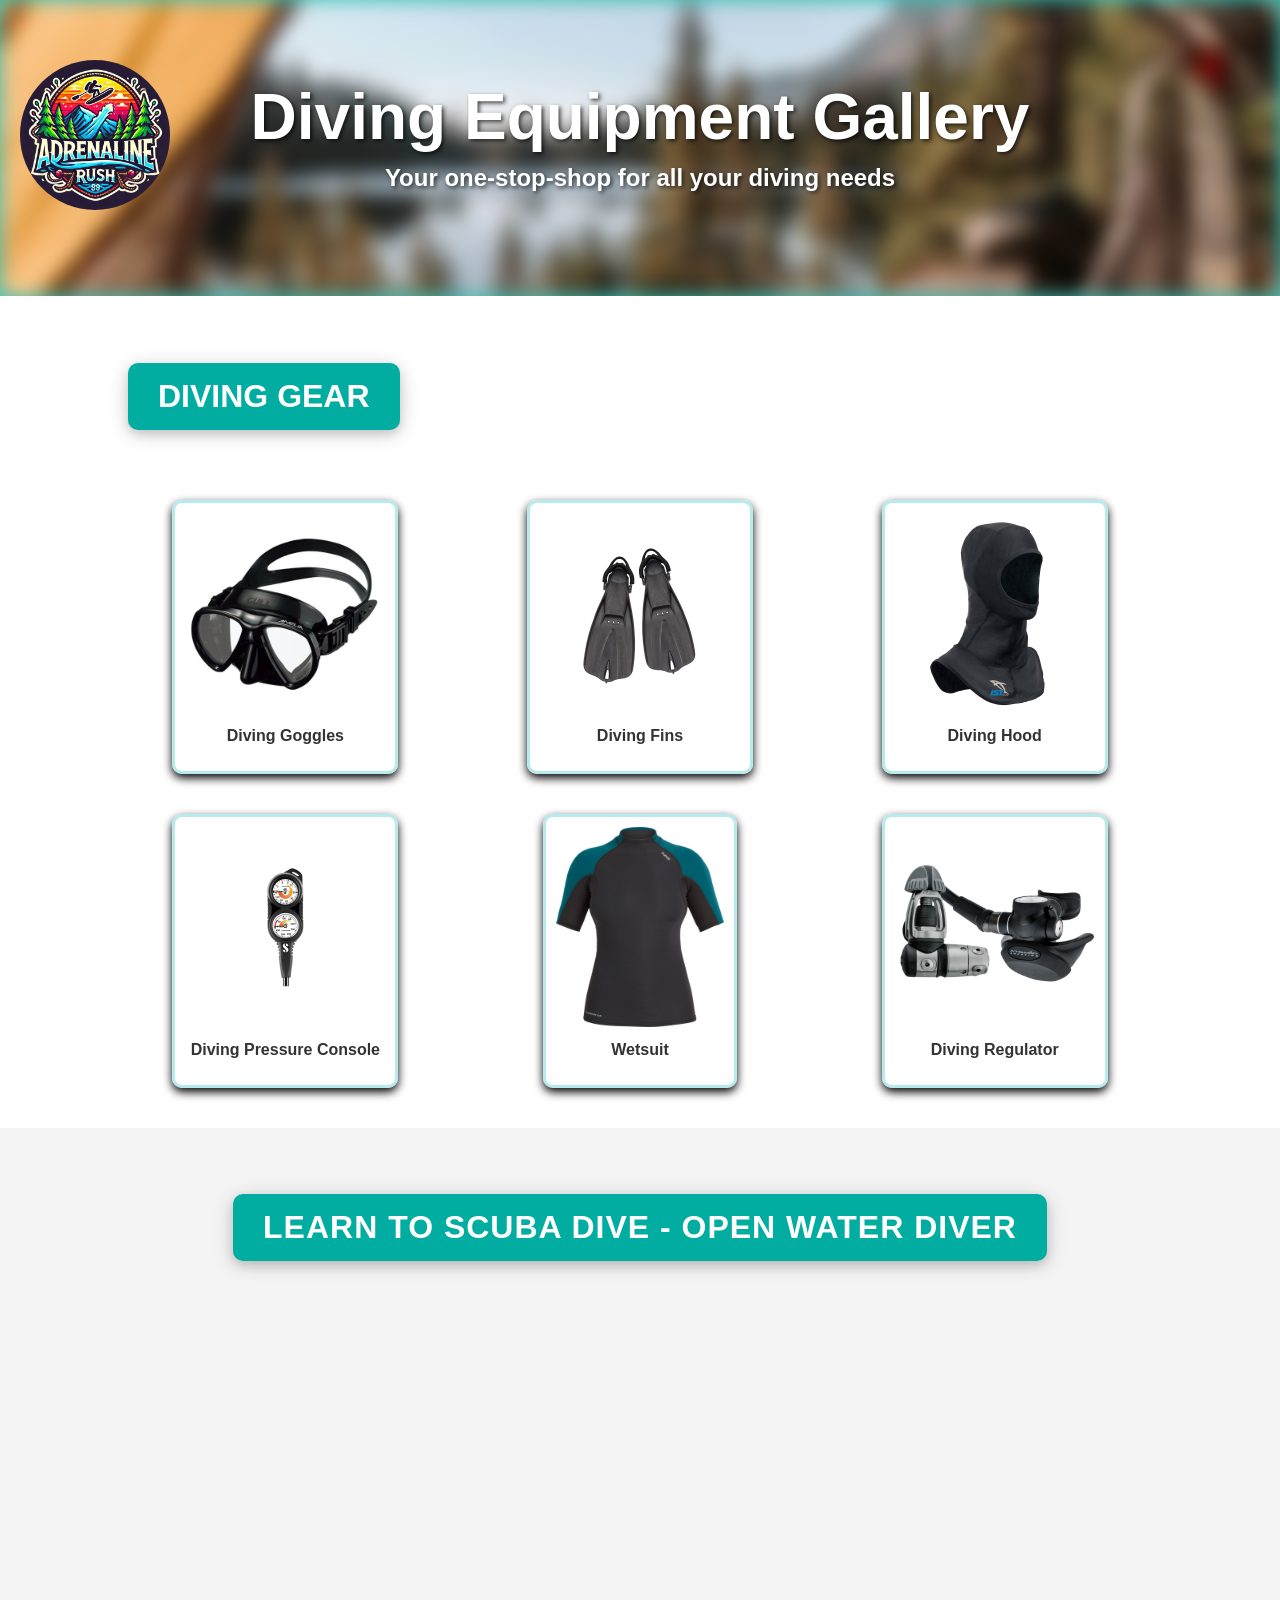
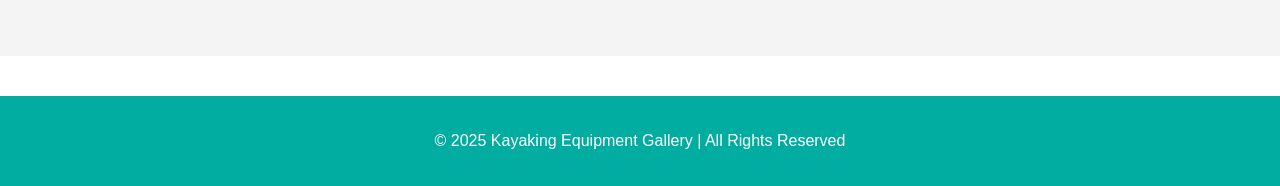
<file: Gear-Guide/diving.html>
<!DOCTYPE html>
<html lang="en">

<head>
  <meta charset="UTF-8">
  <meta name="viewport" content="width=device-width, initial-scale=1.0">
  <title>Diving Equipment Gallery</title>
  <link rel="stylesheet" href="styles.css">
</head>

<body>
  <!-- Header Section -->
  <header>
    <img src="logo.jpg" alt="Logo" class="logo">
    <h1>Diving Equipment Gallery</h1>
    <p>Your one-stop-shop for all your diving needs</p>
  </header>

  <!-- Equipment Gallery Section -->
  <section id="gallery">
    <div class="container">
      <h2>Diving Gear</h2>
      <div class="gallery">
        <!-- Gallery Item 1:Diving Goggles -->
        <div class="item" onclick="openModal('Diving Goggles', 'Diving goggles provide clear underwater vision and help protect your eyes from chlorine, saltwater, and debris. With a watertight seal and adjustable straps, they ensure a snug fit for comfortable and safe diving experiences.', 'https://scubawarehouse.com.my/product/gull-anelia-mask/')">
          <img src="divinggoggles.jpg" alt="Diving Goggles">
          <p>Diving Goggles</p>
        </div>

        <!-- Gallery Item 2:Diving Fins -->
        <div class="item" onclick="openModal('Diving Fins', 'Diving fins enhance your swimming efficiency by allowing you to move through water with less effort and more speed. Designed for both comfort and performance, they provide greater propulsion and control, making them essential for diving and snorkeling adventures.', 'https://scubawarehouse.com.my/product/scubapro-go-travel-fins/')">
          <img src="divingfins.jpg" alt="Diving Fins">
          <p>Diving Fins</p>
        </div>

        <!-- Gallery Item 3: Diving Hood-->
        <div class="item" onclick="openModal('Diving Hood', 'A diving hood is a protective accessory worn over the head to keep you warm and shield your hair from saltwater during dives. Made from neoprene, it helps retain body heat, reduce water entry, and protect against cold water, ensuring comfort and safety during underwater exploration.', 'https://scubawarehouse.com.my/')">
          <img src="divinghood.jpg" alt="Diving Hood">
          <p>Diving Hood</p>
        </div>

         <!-- Gallery Item 4: Diving Pressure Console -->
        <div class="item" onclick="openModal('Diving Pressure Console', 'A diving pressure console is a key instrument used by divers to monitor their air tank pressure, depth, and sometimes water temperature during a dive. Typically integrated with a dive computer or gauge, it provides real-time data to help divers track their remaining air supply and avoid dangerous depths, ensuring a safe and well-managed dive.', 'https://scubawarehouse.com.my/')">
        <img src="divingpressure.jpg" alt="Diving Pressure Console">
            <p>Diving Pressure Console</p>
              </div>
 
        <!-- Gallery Item 5: Wetsuit -->
        <div class="item" onclick="openModal('Wetsuit', 'A wetsuit is a garment worn for swimming in cold water, designed for insulation, flexibility, and comfort in the water.', 'https://www.decathlon.my/search?query=hiking%20pole&indexName=prod_pim_v2_index&queryID=8a54834055fff96dfec7ba001abffa13')">
         <img src="swimsuitt.jpg" alt="Wetsuit">
             <p>Wetsuit</p>
                </div>
          
        <!-- Gallery Item 6: Diving Regulator -->
        <div class="item" onclick="openModal('Diving Regulator', 'A diving regulator is a crucial piece of diving equipment that reduces the high-pressure air from your tank to a breathable level. It delivers air to the diver through the mouthpiece while maintaining a consistent flow, ensuring safe and controlled breathing underwater. Regulators typically include a primary second stage and an alternate air source for emergencies.', 'https://scubawarehouse.com.my/product/atomic-tfx-regulator/')">
        <img src="divingregulator.jpeg" alt="Diving Regulator">
        <p>Diving Regulator</p>
            </div>
      </div>
    </div>

    <section id="video-section">
      <h2>Learn to Scuba Dive - Open Water Diver  </h2>
      <iframe width="560" height="315" 
      src="https://www.youtube.com/embed/fVDTrODVWOg?si=riTxpzdF0hn8QjKu" title="YouTube video player" frameborder="0" allow="accelerometer; autoplay; clipboard-write; encrypted-media; gyroscope; picture-in-picture; web-share" referrerpolicy="strict-origin-when-cross-origin" allowfullscreen>
      </iframe>
    </section>
  </section>

  <!-- Modal -->
  <div id="modal" class="modal">
    <div class="modal-content">
      <span class="close" onclick="closeModal()">&times;</span>
      <h2 id="modal-title"></h2>
      <p id="modal-description"></p>
      <div id="modal-link-container"></div> <!-- Purchase Link -->
    </div>
  </div>

  <!-- Footer Section -->
  <footer>
    <p>© 2025 Kayaking Equipment Gallery | All Rights Reserved</p>
  </footer>


  <script src="script.js"></script>
</body>

</html>
</file>
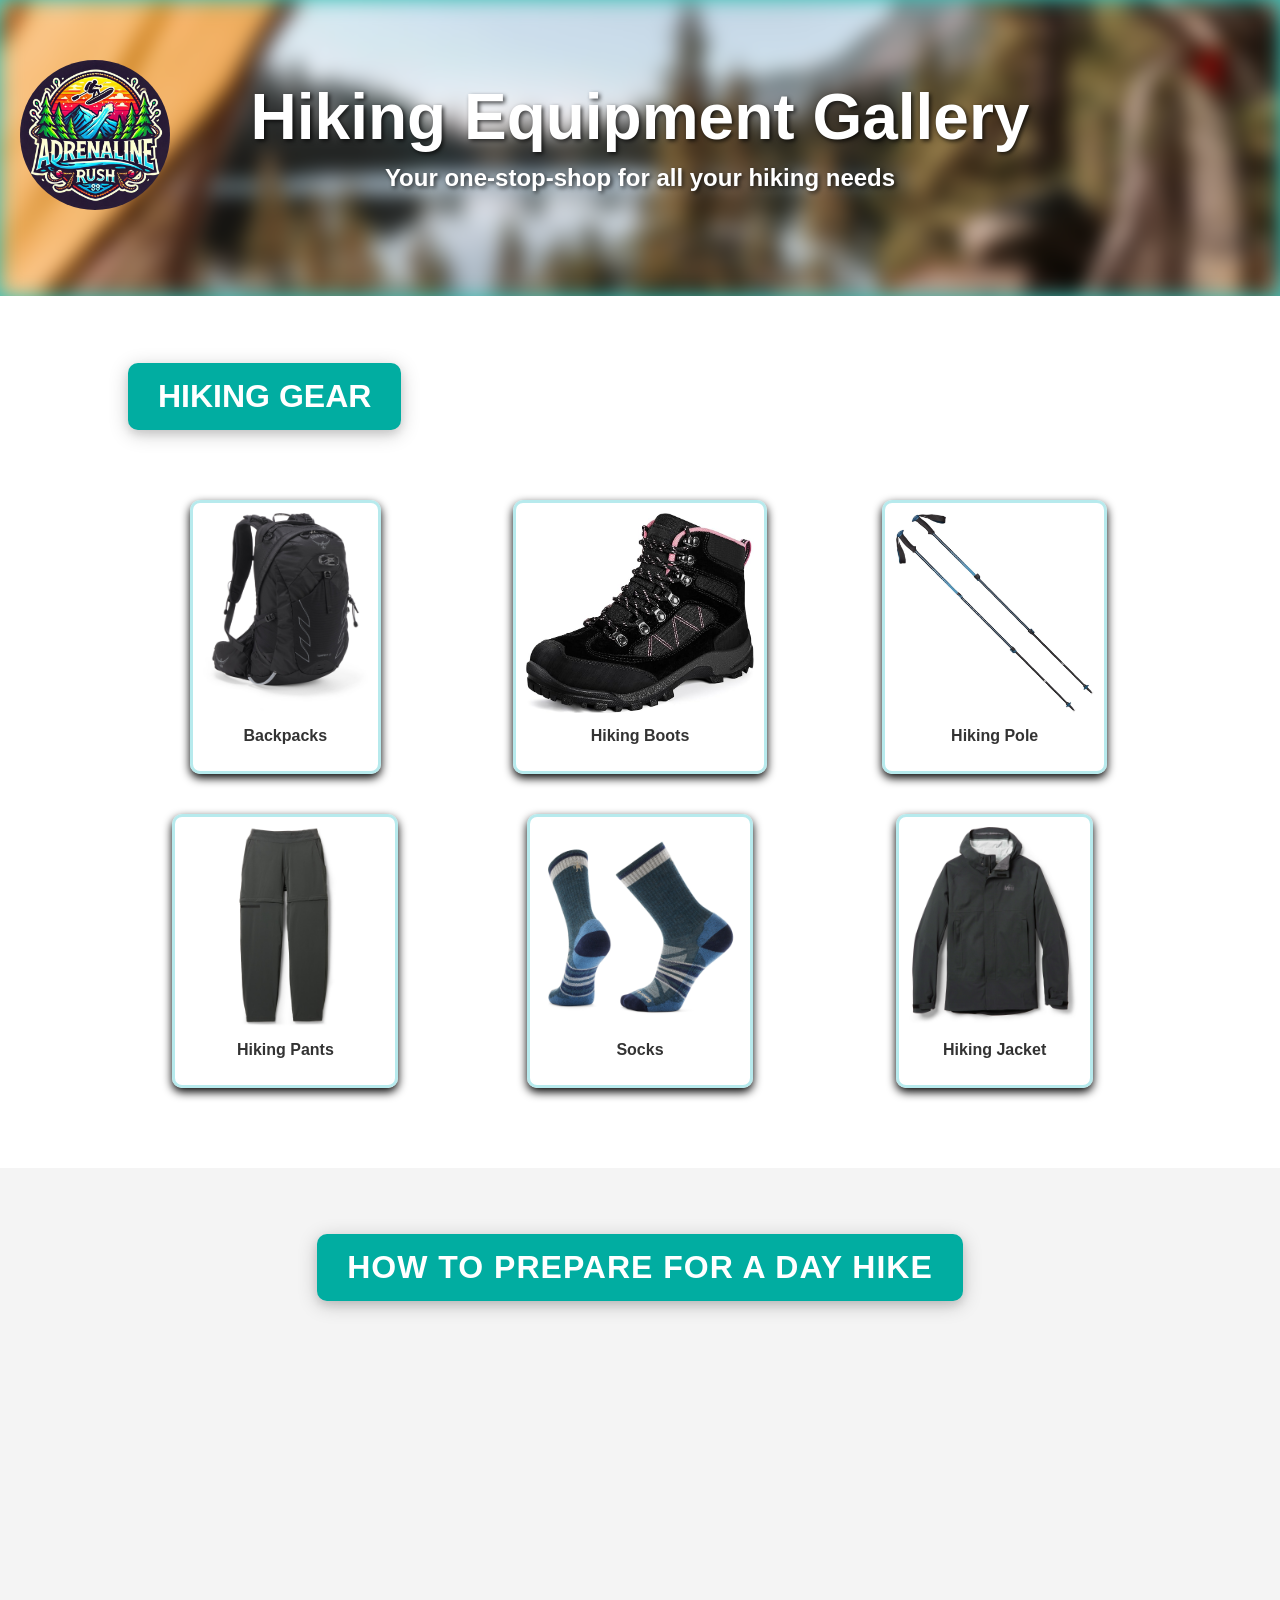
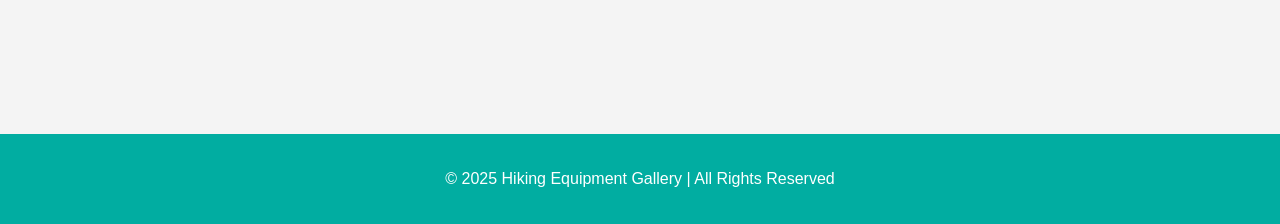
<file: Gear-Guide/hiking.html>
<!DOCTYPE html>
<html lang="en">

<head>
  <meta charset="UTF-8">
  <meta name="viewport" content="width=device-width, initial-scale=1.0">
  <title>Hiking Equipment Gallery</title>
  <link rel="stylesheet" href="styles.css">
</head>

<body>
  <!-- Header Section -->
  <header>
    <img src="logo.jpg" alt="Logo" class="logo">
    <h1>Hiking Equipment Gallery</h1>
    <p>Your one-stop-shop for all your hiking needs</p>
  </header>

  <!-- Equipment Gallery Section -->
  <section id="gallery">
    <div class="container">
      <h2>Hiking Gear</h2>
      <div class="gallery">
        <!-- Gallery Item 1: Backpacks -->
        <div class="item" onclick="openModal('Backpacks', 'The hiking backpack is key to the whole operation. It holds all the goodies you’ll be taking along on your adventure such as snacks, layers, headlamp, water, and more.', 'https://www.decathlon.my/search?query=hiking%20pole&indexName=prod_pim_v2_index&queryID=8a54834055fff96dfec7ba001abffa13')">
          <img src="backpackk.jpg" alt="Backpacks">
          <p>Backpacks</p>
        </div>

        <!-- Gallery Item 2: Hiking Boots -->
        <div class="item" onclick="openModal('Hiking Boots', 'Hiking boots are sturdy, supportive footwear designed for outdoor activities like hiking and trekking. They provide traction, protection, and comfort.', 'https://www.decathlon.my/search?query=hiking%20pole&indexName=prod_pim_v2_index&queryID=8a54834055fff96dfec7ba001abffa13')">
          <img src="boot.jpg" alt="Hiking Boots">
          <p>Hiking Boots</p>
        </div>

        <!-- Gallery Item 3: Hiking Pole -->
        <div class="item" onclick="openModal('Hiking Pole', 'A hiking pole is a lightweight, adjustable tool used to provide stability and support while hiking.', 'https://www.decathlon.my/search?query=hiking%20pole&indexName=prod_pim_v2_index&queryID=8a54834055fff96dfec7ba001abffa13')">
          <img src="hikingpole.jpg" alt="Hiking Pole">
          <p>Hiking Pole</p>
        </div>

        <!-- Gallery Item 4: Hiking Pants -->
         <div class="item" onclick="openModal('Hiking Pants', 'Durable and breathable hiking pants for comfort and protection on any adventure.', 'https://www.decathlon.my/search?query=hiking%20pants&indexName=prod_pim_v2_index&queryID=717c1954b97587a90f16078ff2aa5505')">
             <img src="hikingpantss.jpg" alt="Hiking Pants">
               <p>Hiking Pants</p>
                  </div>
          
        <!-- Gallery Item 5: Socks -->
        <div class="item" onclick="openModal('Socks', 'Comfortable, moisture-wicking socks to keep your feet dry and blister-free on the trail.', 'https://www.decathlon.my/search?query=socks&indexName=prod_pim_v2_index&queryID=bff8632507913c76d61e3752b6c46033')">
         <img src="hikingsocks.jpg" alt="Socks">
             <p>Socks</p>
                </div>

        <!-- Gallery Item 6: Hiking Jacket -->
        <div class="item" onclick="openModal('Hiking Jacket', 'Lightweight, waterproof jacket designed to keep you warm and dry in any weather.', 'https://www.decathlon.my/c/outdoor-sports/hiking-trekking/apparel/jackets-fleeces/jackets.html?srsltid=AfmBOoo88uD49qJ2_AyFl5lQSJ1W3nXsJllLxjlVxy02K6flyguPms--')">
         <img src="hikingjacket.jpg" alt="Hiking Jacket">
            <p>Hiking Jacket</p>
             </div>

      </div>
    </div>
  </section>

  
  <!-- Video Section -->
  <section id="video-section">
    <h2>How to Prepare for a Day Hike</h2> <br>
    <iframe width="560" height="315" 
    src="https://www.youtube.com/embed/OHl5B2yltW8?si=lsMsbzLCc9LPnEiy" title="YouTube video player" frameborder="0" allow="accelerometer; autoplay; clipboard-write; encrypted-media; gyroscope; picture-in-picture; web-share" referrerpolicy="strict-origin-when-cross-origin" allowfullscreen>
    </iframe>
  </section>
  
  <!-- Modal -->
  <div id="modal" class="modal">
    <div class="modal-content">
      <span class="close" onclick="closeModal()">&times;</span>
      <h2 id="modal-title"></h2>
      <p id="modal-description"></p>
      <div id="modal-link-container"></div> <!-- Purchase Link -->
    </div>
  </div>

  <!-- Footer Section -->
  <footer>
    <p>© 2025 Hiking Equipment Gallery | All Rights Reserved</p>
  </footer>

      
  <script src="script.js"></script>
</body>

</html>
</file>
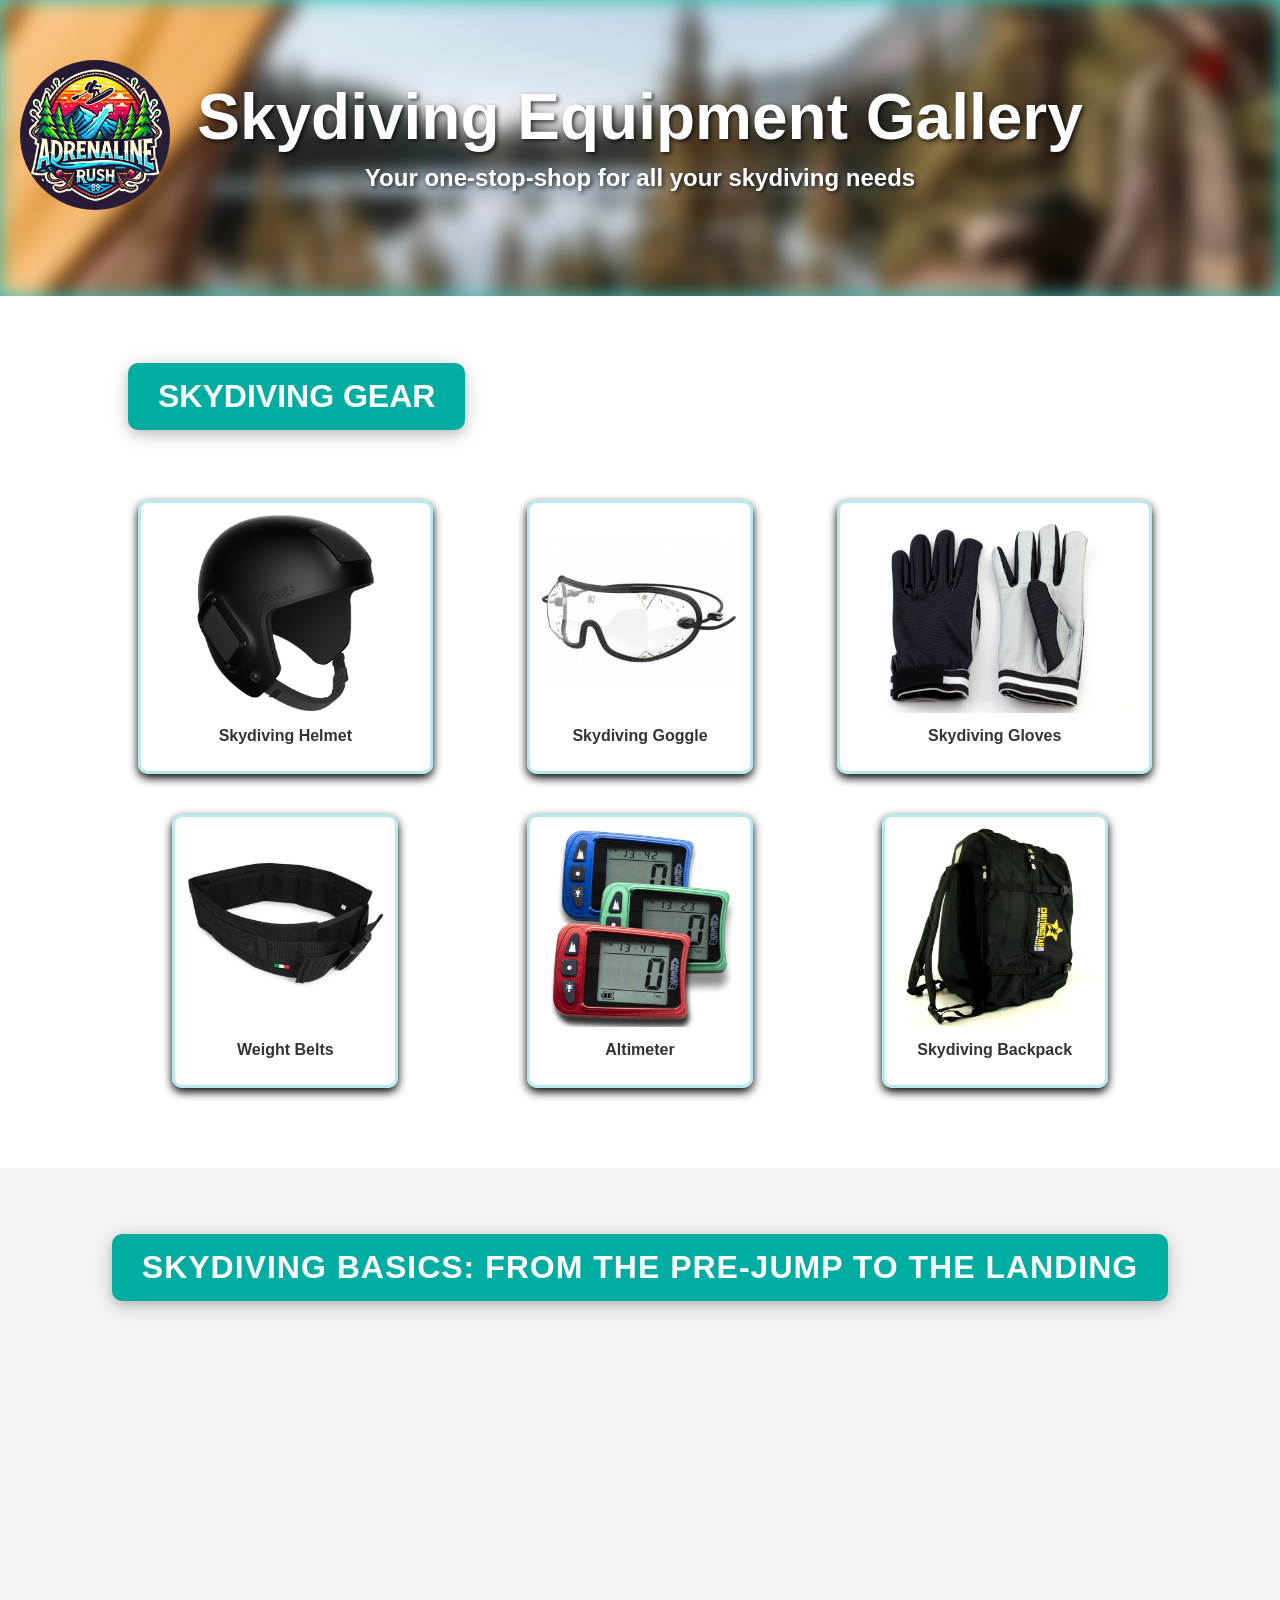
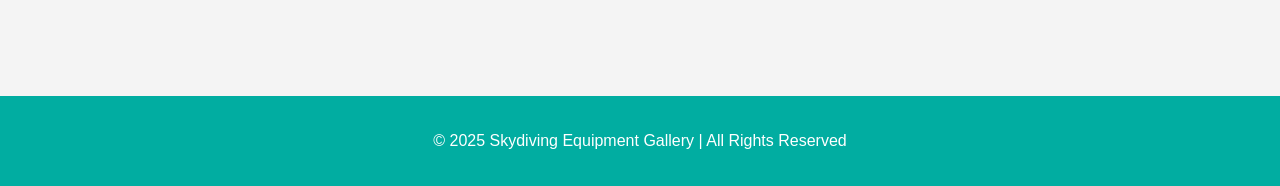
<file: Gear-Guide/skydiving.html>
<!DOCTYPE html>
<html lang="en">

<head>
  <meta charset="UTF-8">
  <meta name="viewport" content="width=device-width, initial-scale=1.0">
  <title>Skydiving Equipment Gallery</title>
  <link rel="stylesheet" href="styles.css">
</head>

<body>
  <!-- Header Section -->
  <header>
    <img src="logo.jpg" alt="Logo" class="logo">
    <h1>Skydiving Equipment Gallery</h1>
    <p>Your one-stop-shop for all your skydiving needs</p>
  </header>

  <!-- Equipment Gallery Section -->
  <section id="gallery">
    <div class="container">
      <h2>Skydiving Gear</h2>
      <div class="gallery">
        <!-- Gallery Item 1: Skydiving Helmet -->
        <div class="item" onclick="openModal('Skydiving Helmet', 'A safety-certified helmet for extreme sports like skydiving.', 'https://ikhlassepakat.my/product/cookie-g4-skydiving-helmet/')">
          <img src="skyhelmet.png" alt="Skydiving Helmet">
          <p>Skydiving Helmet</p>
        </div>

        <!-- Gallery Item 2: Skydiving Goggle -->
        <div class="item" onclick="openModal('Skydiving Goggle', 'Skydiving goggles protect your eyes from wind, debris, and altitude changes during freefall.', 'https://shopee.com.my/buyer/login?next=https%3A%2F%2Fshopee.com.my%2FSkydiver-Goggles-Eye-Protection-with-Adjustable-Strap-for-Skating-Hiking-Black-i.288256169.19294191276')">
          <img src="goggle.jpg" alt="Skydiving Goggle">
          <p>Skydiving Goggle</p>
        </div>

        <!-- Gallery Item 3: Skydiving Gloves -->
        <div class="item" onclick="openModal('Skydiving Gloves', 'Skydiving gloves provide grip, protection, and dexterity for secure handling of equipment.', 'https://www.decathlon.my/p/diving-gloves-2-mm-neoprene-black-subea-8301094.html?srsltid=AfmBOoqrOvO_HexMEIconRkVKZPEq2JO-uEa8XpT3D4XheKnmLe8z9fJ')">
          <img src="skyglove.jpg" alt="Skydiving Gloves">
          <p>Skydiving Gloves</p>
        </div>

        <!-- Gallery Item 4: belts -->
        <div class="item" onclick="openModal('Weight Belts', 'Skydiving weight belt to help maintain proper body position and control during freefall.', 'https://www.chutingstar.com/skydive/parasport-skydiver-weight-belt')">
            <img src="skydivingbelt.jpg" alt="belt">
                <p>Weight Belts</p>
                  </div>
          
        <!-- Gallery Item 5: altimeter-->
        <div class="item" onclick="openModal('Altimeter', 'Skydiving altimeter to measure altitude, ensuring safe deployment of the parachute during the jump.', 'https://www.chutingstar.com/skydive/ares-ii-digital-altimeter')">
         <img src="skyaltimeter.jpg" alt="altimeter">
             <p>Altimeter</p>
                </div>

        <!-- Gallery Item 6: backpack-->
        <div class="item" onclick="openModal('Skydiving Backpack', 'Skydiving backpack designed to securely carry and deploy the parachute during freefall, with reinforced straps and compartments for all essential gear.', 'https://www.chutingstar.com/skydive/chutingstar-skydiving-rig-gear-bag-backpack')">
         <img src="skybackpack.jpg" alt="Skydiving Backpack">
            <p>Skydiving Backpack</p>
             </div>
      </div>
    </div>
  </section>

  <section id="video-section">
    <h2>Skydiving Basics: from the Pre-jump to the Landing</h2>
    <iframe width="560" height="315" 
    src="https://www.youtube.com/embed/YTQzXokpv3Q?si=anVYwaQeHdZOhYX2" title="YouTube video player" frameborder="0" allow="accelerometer; autoplay; clipboard-write; encrypted-media; gyroscope; picture-in-picture; web-share" referrerpolicy="strict-origin-when-cross-origin" allowfullscreen>
    </iframe>
  </section>

  <!-- Modal -->
  <div id="modal" class="modal">
    <div class="modal-content">
      <span class="close" onclick="closeModal()">&times;</span>
      <h2 id="modal-title"></h2>
      <p id="modal-description"></p>
      <div id="modal-link-container"></div> <!-- Purchase Link -->
    </div>
  </div>

  <!-- Footer Section -->
  <footer>
    <p>© 2025 Skydiving Equipment Gallery | All Rights Reserved</p>
  </footer>


  <script src="script.js"></script>
</body>

</html>
</file>
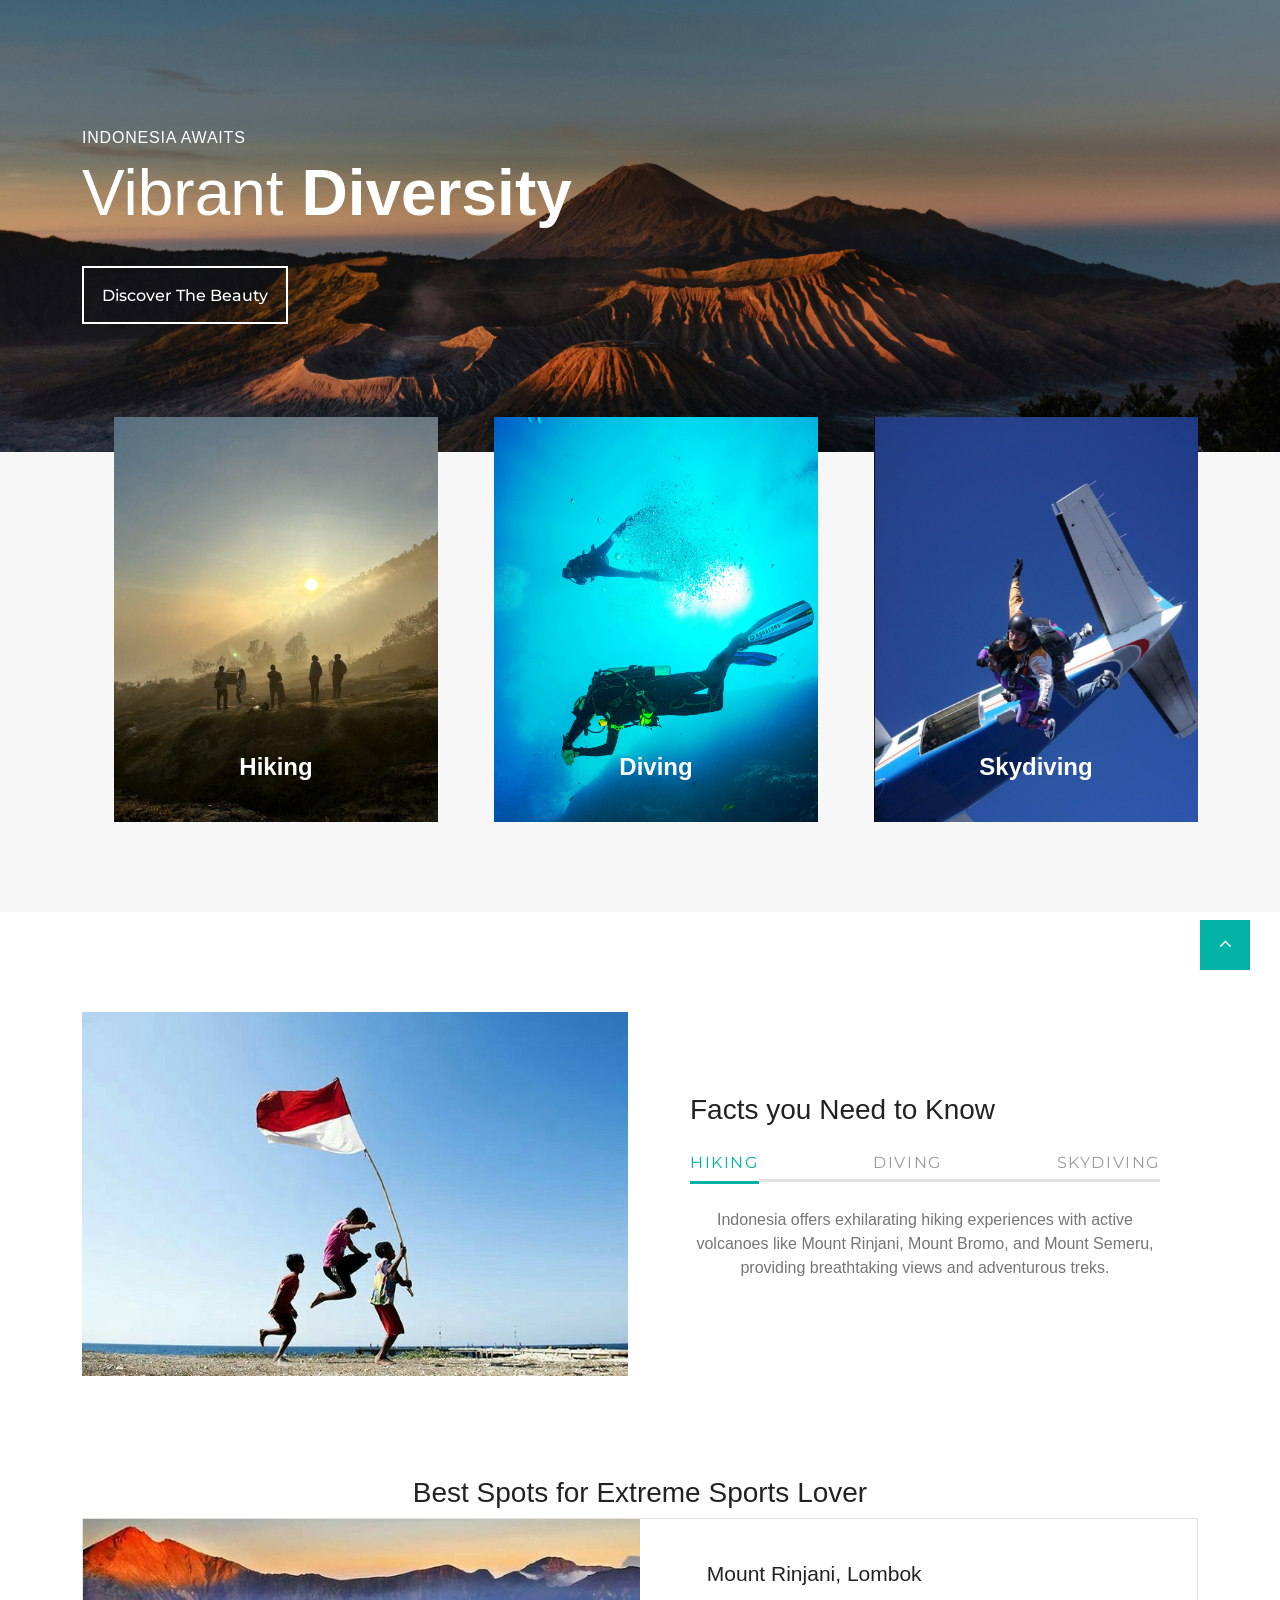
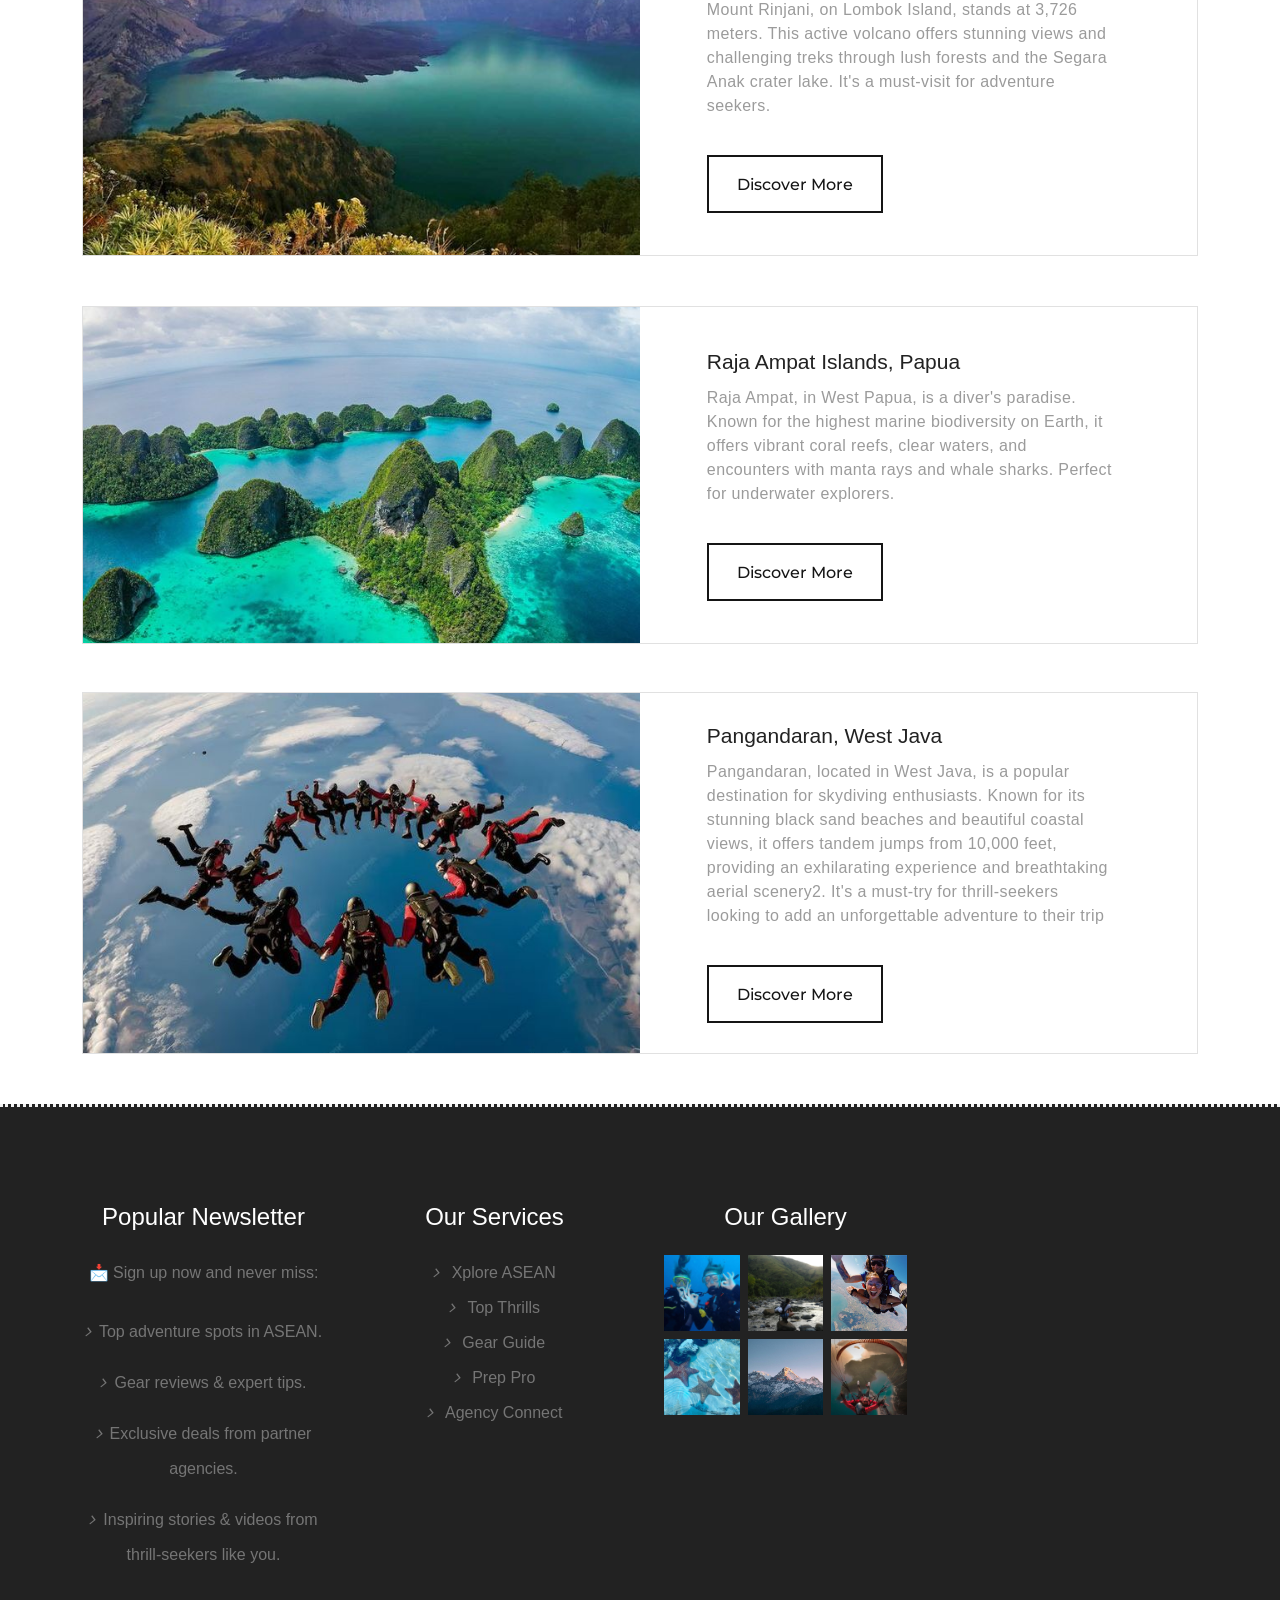
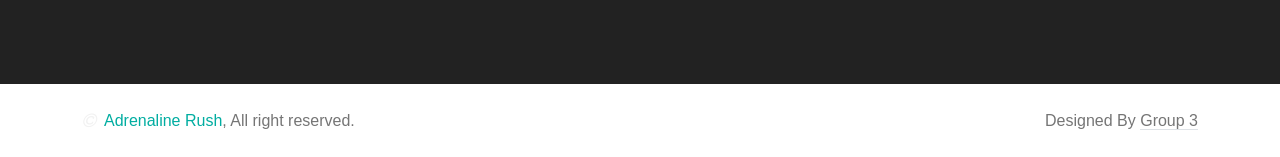
<file: Indonesia/Indonesia.html>
<!DOCTYPE html>
<html class="wide wow-animation" lang="en">
  <head>
    <title>Indonesia</title>
    <meta name="format-detection" content="telephone=no">
    <meta name="viewport" content="width=device-width, height=device-height, initial-scale=1.0, maximum-scale=1.0, user-scalable=0">
    <meta http-equiv="X-UA-Compatible" content="IE=edge">
    <meta charset="utf-8">
    <link rel="icon" href="images/faviconmount.ico" type="image/x-icon">
    <!-- Stylesheets-->
    <link rel="stylesheet" type="text/css" href="//fonts.googleapis.com/css?family=Montserrat:400,500,600,700%7CPoppins:400%7CTeko:300,400">
    <link rel="stylesheet" href="css/bootstrap.css">
    <link rel="stylesheet" href="css/fonts.css">
    <link rel="stylesheet" href="css/style.css">
    <link rel="stylesheet" href="../css/bootstrap.min.css">
    <style>.ie-panel{display: none;background: #212121;padding: 10px 0;box-shadow: 3px 3px 5px 0 rgba(0,0,0,.3);clear: both;text-align:center;position: relative;z-index: 1;} html.ie-10 .ie-panel, html.lt-ie-10 .ie-panel {display: block;}</style>
  </head>
  <body>
    <div class="ie-panel"><a href="http://windows.microsoft.com/en-US/internet-explorer/"><img src="images/ie8-panel/warning_bar_0000_us.jpg" height="42" width="820" alt="You are using an outdated browser. For a faster, safer browsing experience, upgrade for free today."></a></div>
    <div class="preloader">
      <div class="preloader-body">
        <div class="cssload-container">
          <div class="cssload-speeding-wheel"></div>
        </div>
        <p>Loading...</p>
      </div>
    </div>
    <div class="page">
      

      </header>
      <!-- Swiper-->
      <section class="section swiper-container swiper-slider swiper-slider-corporate swiper-pagination-style-2" data-loop="true" data-autoplay="5000" data-simulate-touch="true" data-nav="false" data-direction="vertical">
        <div class="swiper-wrapper text-left">

          <!-- Swiper 1-->
          <div class="swiper-slide context-dark" data-slide-bg="images/bromo.jpg">
            <div class="swiper-slide-caption section-md">
              <div class="container">
                <div class="row">
                  <div class="col-md-10">
                    <h6 class="text-uppercase" data-caption-animate="fadeInRight" data-caption-delay="0">Indonesia Awaits</h6>
                    <h2 class="oh font-weight-light" data-caption-animate="slideInUp" data-caption-delay="100"><span>Vibrant  </span><span class="font-weight-bold"> Diversity</span></h2><a class="button button-default-outline button-ujarak" href="#" data-caption-animate="fadeInLeft" data-caption-delay="0">Discover The Beauty</a>
                  </div>
                </div>
              </div>
            </div>
          </div>

          <!-- Swiper 2-->
          <div class="swiper-slide context-dark" data-slide-bg="images/merbabu.jpg">
            <div class="swiper-slide-caption section-md">
              <div class="container">
                <div class="row">
                  <div class="col-md-10">
                    <h6 class="text-uppercase" data-caption-animate="fadeInRight" data-caption-delay="0">Enchanting Indonesia</h6>
                    <h2 class="oh font-weight-light" data-caption-animate="slideInUp" data-caption-delay="100"><span>Tapestry </span><span class="font-weight-bold"> of Wonders</span></h2><a class="button button-default-outline button-ujarak" href="#" data-caption-animate="fadeInLeft" data-caption-delay="0">Start the Adventures</a>
                  </div>
                </div>
              </div>
            </div>
          </div>
          
        <!-- Swiper Pagination-->
        <div class="swiper-pagination"></div>
      </section>
      <!-- Section Box Categories-->
      <section class="section section-lg section-top-1 bg-gray-4">
        <div class="container offset-negative-1">
          <div class="box-categories cta-box-wrap">
            <div class="box-categories-content">
              <div class="row justify-content-center">
                
                <!-- Section Box Hiking-->
                <div class="col-md-4 wow fadeInDown col-9" data-wow-delay=".2s">
                  <ul class="list-marked-2 box-categories-list">
                    <li><a href="#"><img src="images/hiking.jpg" alt="" width="368" height="420"/></a>
                      <h5 class="box-categories-title">Hiking</h5>
                    </li>
                  </ul>
                </div>

                <!-- Section Box Diving-->
                <div class="col-md-4 wow fadeInDown col-9" data-wow-delay=".2s">
                  <ul class="list-marked-2 box-categories-list">
                    <li><a href="#"><img src="images/diving.jpg" alt="" width="368" height="420"/></a>
                      <h5 class="box-categories-title">Diving</h5>
                    </li>
                  </ul>
                </div>

                <!-- Section Box Skydiving-->
                <div class="col-md-4 wow fadeInDown col-9" data-wow-delay=".2s">
                  <ul class="list-marked-2 box-categories-list">
                    <li><a href="#"><img src="images/skydiving.jpg" alt="" width="368" height="420"/></a>
                      <h5 class="box-categories-title">Skydiving</h5>
                    </li>
                  </ul>
                </div>
                
              </div>
            </div>
  
          <!-- Owl Carousel-->
        </div>
      </section>

      <!-- An Archipelago of Wonders-->
      <section class="section section-sm section-first bg-default text-md-left">
        <div class="container">
          <div class="row row-50 align-items-center justify-content-center justify-content-xl-between">
            <div class="col-lg-6 text-center wow fadeInUp"><img src="images/indonesia.jpg" alt="" width="556" height="382"/>
            </div>
            <div class="col-lg-6 wow fadeInRight" data-wow-delay=".1s">
              <div class="box-width-lg-470">
                <h3>Facts you Need to Know</h3>
                <!-- Bootstrap tabs-->
                <div class="tabs-custom tabs-horizontal tabs-line tabs-line-big tabs-line-style-2 text-center text-md-left" id="tabs-7">
                  <!-- Nav tabs-->
                  <ul class="nav nav-tabs">
                    <li class="nav-item" role="presentation"><a class="nav-link active" href="#tabs-7-1" data-toggle="tab">Hiking </a></li>
                    <li class="nav-item" role="presentation"><a class="nav-link" href="#tabs-7-2" data-toggle="tab">Diving</a></li>
                    <li class="nav-item" role="presentation"><a class="nav-link" href="#tabs-7-3" data-toggle="tab">Skydiving</a></li>
                  </ul>
                  <!-- Tab panes-->
                  <div class="tab-content">
                    <div class="tab-pane fade show active" id="tabs-7-1">
                      <p>Indonesia offers exhilarating hiking experiences with active volcanoes like Mount Rinjani, Mount Bromo, and Mount Semeru, providing breathtaking views and adventurous treks.</p>
                      </div>
                    <div class="tab-pane fade" id="tabs-7-2">
                      <p>Explore Indonesia's underwater wonders in Raja Ampat, Bali’s Tulamben, and other marine hotspots, known for their rich biodiversity and vibrant coral reefs.</p>
                      </div>
                    <div class="tab-pane fade" id="tabs-7-3">
                      <p>Feel the adrenaline rush with skydiving over Bali and Batam Island, white-water rafting on the Ayung River and Citarik River, and world-class surfing in Uluwatu, Kuta, and the Mentawai Islands.</p>
                      </div>
                  </div>
                </div>
              </div>
            </div>
          </div>
        </div>
      </section>
      
      <!-- Best Spots for Extreme Sports Lover -->
      <section class="section section-sm bg-default">
        <div class="container">
          <h3 class="oh-desktop"><span class="d-inline-block wow slideInDown">Best Spots for Extreme Sports Lover</span></h3>
          <div class="row row-sm row-40 row-md-50">
            <div class="col-sm-6 col-md-12 wow fadeInRight">

              <!-- RINJANI-->
              <article class="product-big">
                <div class="unit flex-column flex-md-row align-items-md-stretch">
                  <div class="unit-left"><a class="product-big-figure" href="#"><img src="images/rinjani spots.jpg" alt="" width="600" height="366"/></a></div>
                  <div class="unit-body">
                    <div class="product-big-body">
                      <h5 class="product-big-title"><a href="#">Mount Rinjani, Lombok</a></h5>
                      <div class="group-sm group-middle justify-content-start">
                      <p class="product-big-text">Mount Rinjani, on Lombok Island, stands at 3,726 meters. This active volcano offers stunning views and challenging treks through lush forests and the Segara Anak crater lake. It's a must-visit for adventure seekers.</p><a class="button button-black-outline button-ujarak" 
                      href="../Gear-Guide/hiking.html">Discover More</a>
                    </div>
                  </div>
                </div>
              </article>
            </div>
            <div class="col-sm-6 col-md-12 wow fadeInLeft">
              
              <!-- AMPAT-->
              <article class="product-big">
                <div class="unit flex-column flex-md-row align-items-md-stretch">
                  <div class="unit-left"><a class="product-big-figure" href="#"><img src="images/raja ampat.jpg" alt="" width="600" height="366"/></a></div>
                  <div class="unit-body">
                    <div class="product-big-body">
                      <h5 class="product-big-title"><a href="#">Raja Ampat Islands, Papua</a></h5>
                      <div class="group-sm group-middle justify-content-start">
                        
                      <p class="product-big-text">Raja Ampat, in West Papua, is a diver's paradise. Known for the highest marine biodiversity on Earth, it offers vibrant coral reefs, clear waters, and encounters with manta rays and whale sharks. Perfect for underwater explorers.</p><a class="button button-black-outline button-ujarak" 
                      href="../Gear-Guide/diving.html">Discover More</a>
                      
                    </div>
                  </div>
                </div>
              </article>

              <br><br>

              <!-- Pangandaran-->
              <article class="product-big">
                <div class="unit flex-column flex-md-row align-items-md-stretch">
                  <div class="unit-left"><a class="product-big-figure" href="#"><img src="images/pangandaran.jpg" alt="" width="600" height="366"/></a></div>
                  <div class="unit-body">
                    <div class="product-big-body">
                      <h5 class="product-big-title"><a href="#">Pangandaran, West Java</a></h5>
                      <div class="group-sm group-middle justify-content-start">
                        
                      <p class="product-big-text">Pangandaran, located in West Java, is a popular destination for skydiving enthusiasts. Known for its stunning black sand beaches and beautiful coastal views, it offers tandem jumps from 10,000 feet, providing an exhilarating experience and breathtaking aerial scenery2. It's a must-try 
                        for thrill-seekers looking to add an unforgettable adventure to their trip</p><a class="button button-black-outline button-ujarak" 
                        href="../Gear-Guide/skydiving.html">Discover More</a>
                      
                  </div>
                </div>
              </article>


            </div>
          </div>
        </div>
      </section>
   
      
      

      
    <!-- Global Mailform Output-->
    <div class="snackbars" id="form-output-global"></div>
    <!-- Javascript-->
    <script src="js/core.min.js"></script>
    <script src="js/script.js"></script>

    <!-- Footer Start -->
    <div class="container-fluid footer bg-dark text-body py-5">
      <div class="container py-5">
          <div class="row g-5">
              <div class="col-md-6 col-lg-6 col-xl-3">
                  <div class="footer-item">
                      <h4 class="mb-4 text-white">Popular Newsletter</h4>  
                      <p class="mb-4">📩 Sign up now and never miss:</p>    
                      <p><i class="fas fa-angle-right me-2"></i>Top adventure spots in ASEAN.</p>
                      <p><i class="fas fa-angle-right me-2"></i>Gear reviews & expert tips.</p>
                      <p><i class="fas fa-angle-right me-2"></i>Exclusive deals from partner agencies.</p>
                      <p><i class="fas fa-angle-right me-2"></i>Inspiring stories & videos from thrill-seekers like you.</p>
                  </div>
              </div>
              <div class="col-md-6 col-lg-6 col-xl-3">
                  <div class="footer-item d-flex flex-column">
                      <h4 class="mb-4 text-white">Our Services</h4>
                      <a><i class="fas fa-angle-right me-2"></i> Xplore ASEAN</a>
                      <a><i class="fas fa-angle-right me-2"></i> Top Thrills</a>
                      <a><i class="fas fa-angle-right me-2"></i> Gear Guide</a>
                      <a><i class="fas fa-angle-right me-2"></i> Prep Pro</a>
                      <a><i class="fas fa-angle-right me-2"></i> Agency Connect</a>
                  </div>
              </div>
              <div class="col-md-6 col-lg-6 col-xl-3">
                  <div class="footer-item">
                      <h4 class="mb-4 text-white">Our Gallery</h4>
                      <div class="row g-2">
                          <div class="col-4">
                              <div class="footer-gallery">
                                  <img src="../img/diving gallery.jpeg" class="img-fluid w-100" alt="">
                                  <div class="footer-search-icon">
                                      <a href="../img/diving gallery.jpeg" data-lightbox="footerGallery-1" class="my-auto"><i class="fas fa-search-plus text-white"></i></a>
                                  </div>
                              </div>
                         </div>
                         <div class="col-4">
                              <div class="footer-gallery">
                                  <img src="../img/hiking gallery.jpeg" class="img-fluid w-100" alt="">
                                  <div class="footer-search-icon">
                                      <a href="../img/hiking gallery.jpeg" data-lightbox="footerGallery-2" class="my-auto"><i class="fas fa-search-plus text-white"></i></a>
                                  </div>
                              </div>
                         </div>
                          <div class="col-4">
                              <div class="footer-gallery">
                                  <img src="../img/skydive gallery.jpeg" class="img-fluid w-100" alt="">
                                  <div class="footer-search-icon">
                                      <a href="../img/skydive gallery.jpeg"footerGallery-3" class="my-auto"><i class="fas fa-search-plus text-white"></i></a>
                                  </div>
                              </div>
                         </div>
                          <div class="col-4">
                              <div class="footer-gallery">
                                  <img src="../img/deepsea gallery.jpeg" class="img-fluid w-100" alt="">
                                  <div class="footer-search-icon">
                                      <a href="../img/deepsea gallery.jpeg" data-lightbox="footerGallery-4" class="my-auto"><i class="fas fa-search-plus text-white"></i></a>
                                  </div>
                              </div>
                         </div>
                          <div class="col-4">
                              <div class="footer-gallery">
                                  <img src="../img/mountain gallery.jpeg" class="img-fluid w-100" alt="">
                                  <div class="footer-search-icon">
                                      <a href="../img/mountain gallery.jpeg" data-lightbox="footerGallery-5" class="my-auto"><i class="fas fa-search-plus text-white"></i></a>
                                  </div>
                              </div>
                         </div>
                         <div class="col-4">
            <div class="footer-gallery">
              <img src="../img/skydiving gallery.jpeg" class="img-fluid w-100" alt="">
                                  <div class="footer-search-icon">
                                      <a href="../img/skydiving gallery.jpeg" data-lightbox="footerGallery-6" class="my-auto"><i class="fas fa-search-plus text-white"></i></a>
                                  </div>
            </div>
          </div>
                      </div>
                  </div>
              </div>
          </div>
      </div>
  </div>
  <!-- Footer End -->


  <!-- Copyright Start -->
  <div class="container-fluid copyright py-4">
      <div class="container">
          <div class="row g-4 align-items-center">
              <div class="col-md-4 text-center text-md-start mb-md-0">
                  <span class="text-body"><a href="../index.html"><i class="fas fa-copyright text-light me-2"></i>Adrenaline Rush</a>, All right reserved.</span>
              </div>
              <div class="col-md-4 text-center">
                  <div class="d-flex align-items-center justify-content-center">
                      <a href="https://www.facebook.com/@ohanaadventuresport/" class="btn-hover-color btn-square text-white me-2"><i class="fab fa-facebook-f"></i></a>
                      <a href="https://www.instagram.com/ohanaadventuresport?utm_source=ig_web_button_share_sheet&igsh=ZDNlZDc0MzIxNw==" class="btn-hover-color btn-square text-white me-2"><i class="fab fa-instagram"></i></a>
                  </div>
              </div>
              <div class="col-md-4 text-center text-md-end text-body">
                  Designed By <a class="border-bottom">Group 3</a>
              </div>
          </div>
      </div>
  </div>
  <!-- Copyright End -->
  </body>
</html>
</file>
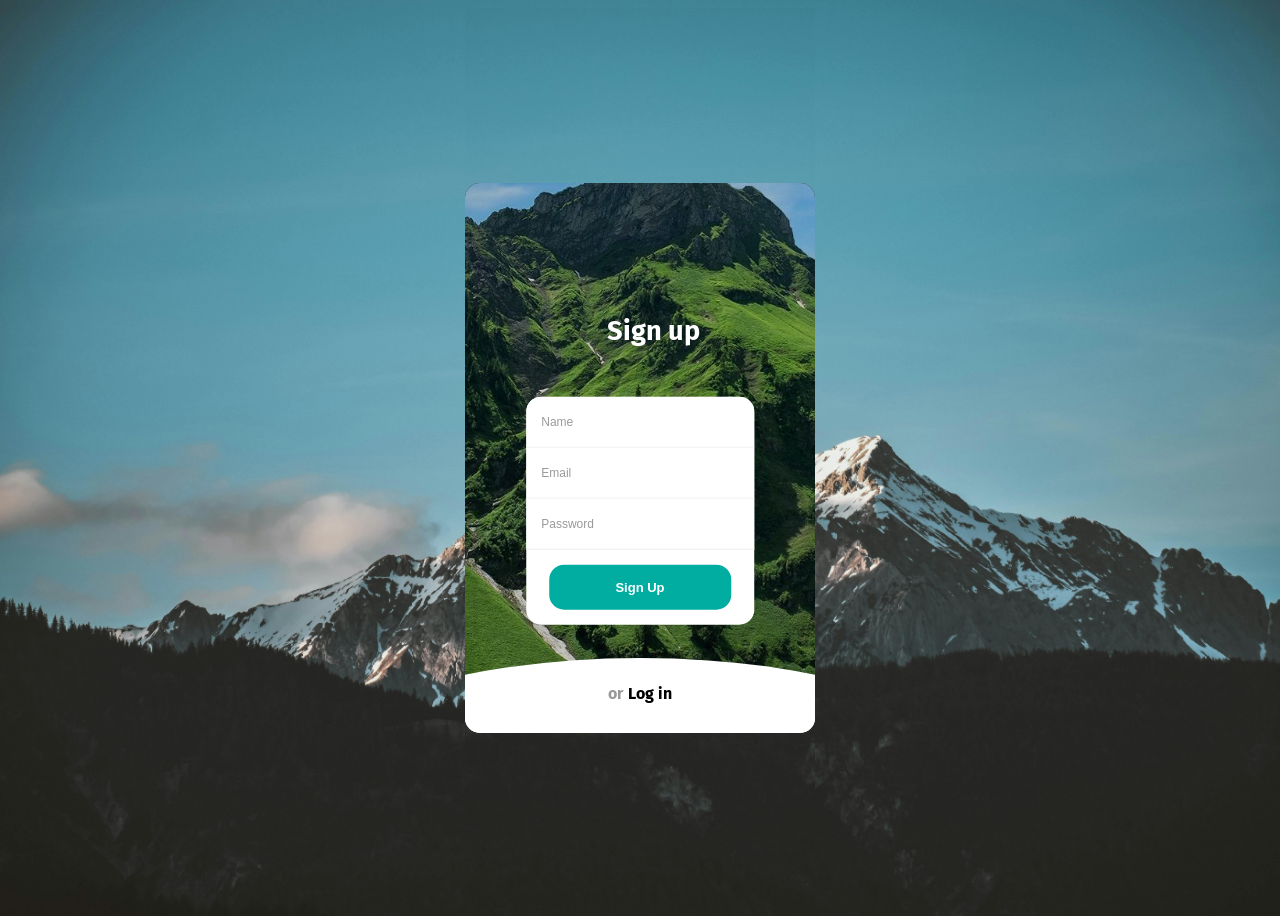
<file: Login/login.html>
<!DOCTYPE html>
<html>
    <head>
        <meta name="viewport" content="width=device-width, initial-scale=1">
        <title>Login</title>
        <link rel="stylesheet" href="login css.css">
    </head>
    <body>
        <div class="form-structor">
            <!-- SIGN UP -->
            <div class="signup">
                <h2 class="form-title" id="signup"><span>or</span>Sign up</h2>
                <div class="form-holder">
                    <form action="#">
                        <input type="text" class="input" placeholder="Name" required>
                        <input type="email" class="input" placeholder="Email" required>
                        <input type="password" class="input" placeholder="Password" required>
                        <button type="submit" class="submit-btn">Sign Up</button>
                    </form>
                </div>
            </div>

            <!-- LOGIN -->
            <div class="login slide-up">
                <div class="center">
                    <h2 class="form-title" id="login"><span>or</span>Log in</h2>
                    <div class="form-holder">
                        <form action="#">
                            <input type="email" class="input" placeholder="Email" required>
                            <input type="password" class="input" placeholder="Password" required>
                            <button type="submit" class="submit-btn">Log in</button>
                        </form>
                    </div>
                </div>
            </div>
        </div>
        <script src="login.js"></script>
    </body>
</html>
</file>
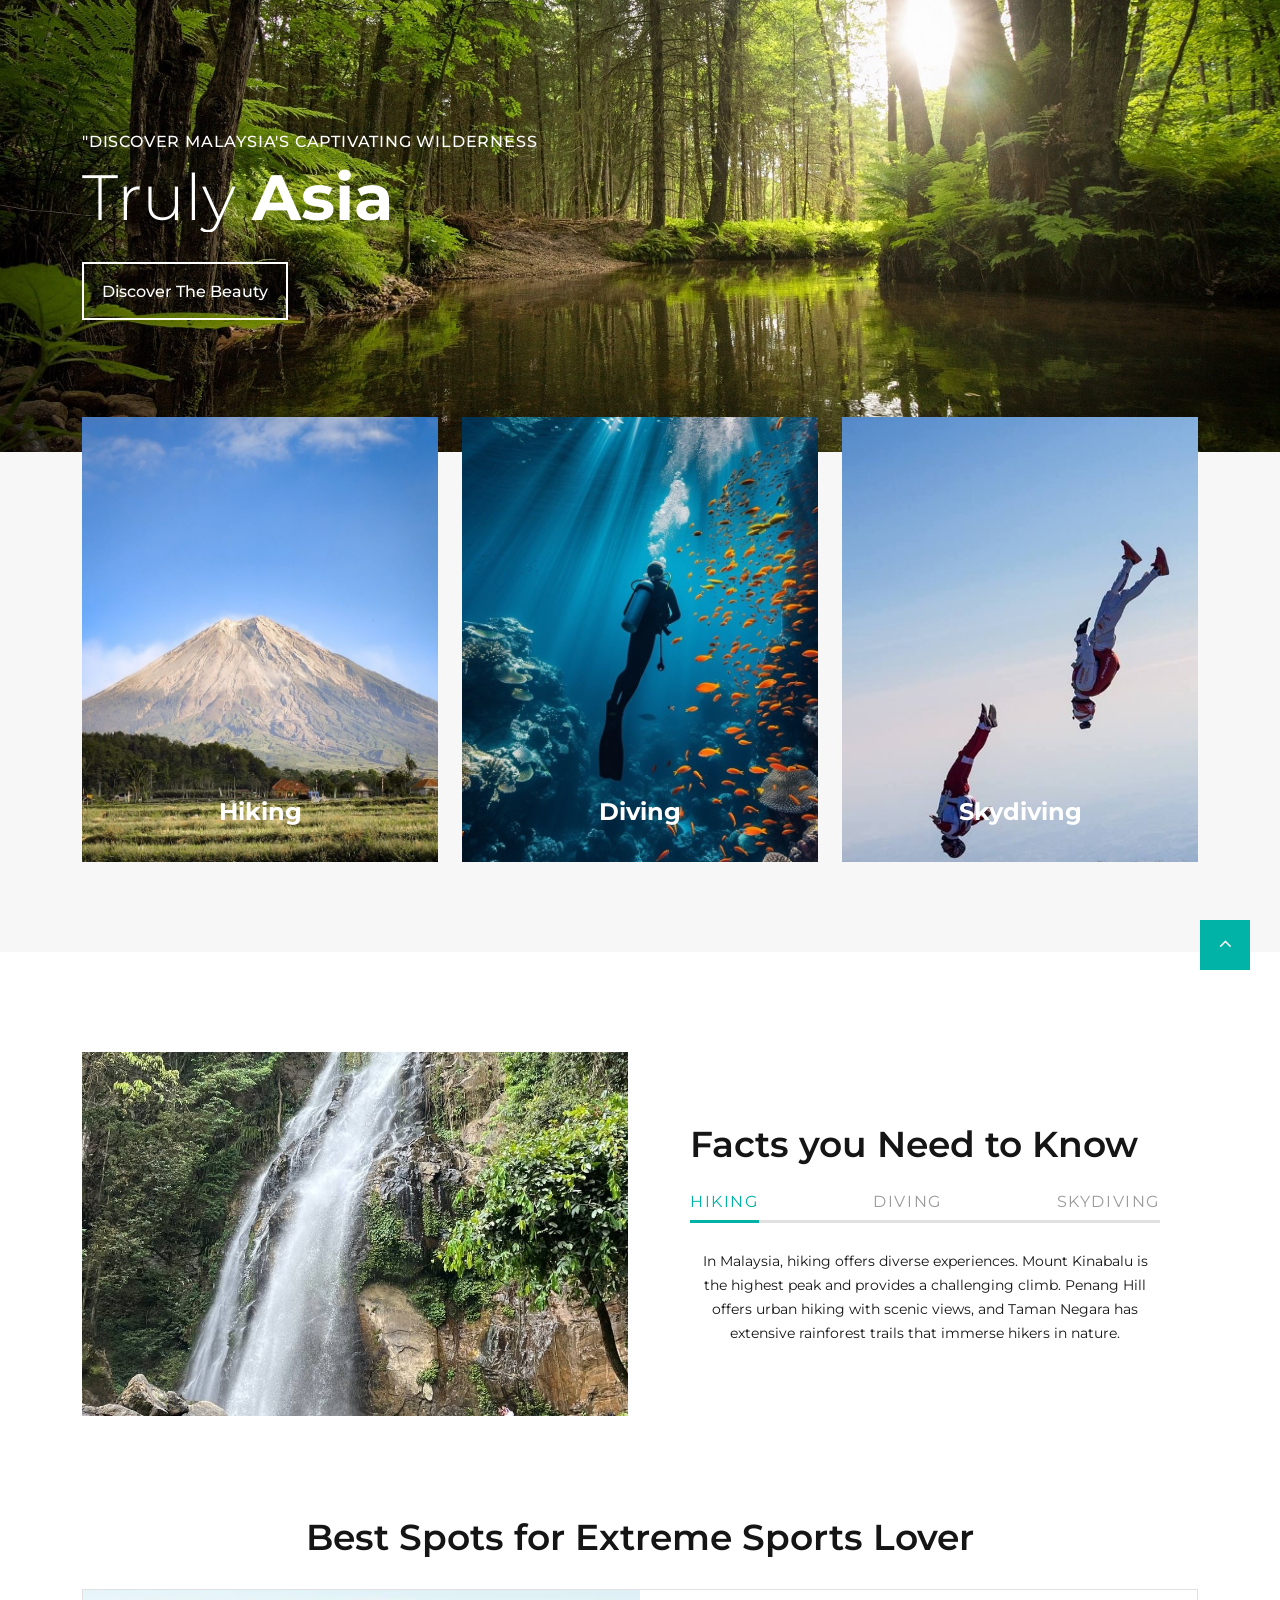
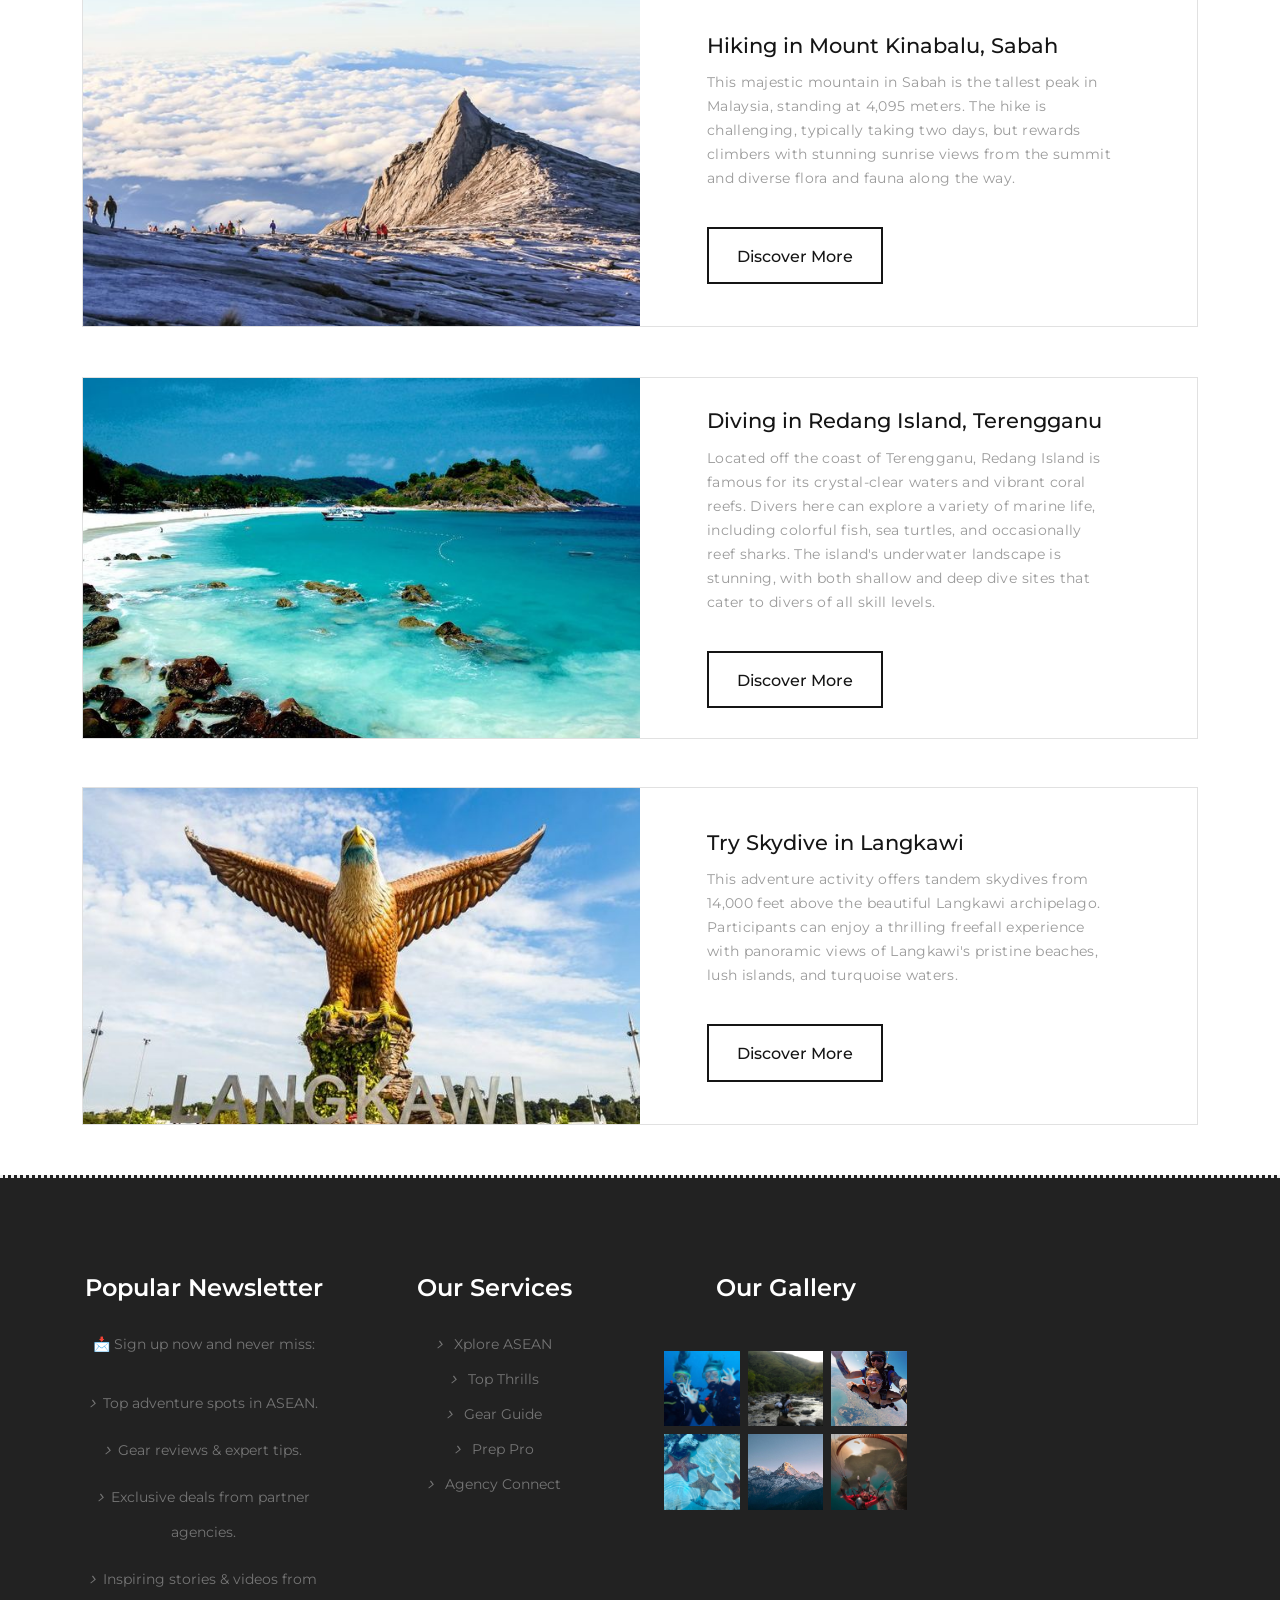
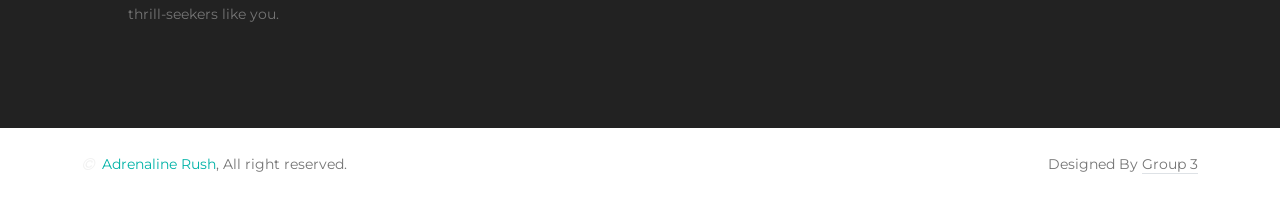
<file: Malaysia/Malaysia.html>
<!DOCTYPE html>
<html class="wide wow-animation" lang="en">
  <head>
    <title>Malaysia</title>
    <meta name="format-detection" content="telephone=no">
    <meta name="viewport" content="width=device-width, height=device-height, initial-scale=1.0, maximum-scale=1.0, user-scalable=0">
    <meta http-equiv="X-UA-Compatible" content="IE=edge">
    <meta charset="utf-8">
    <link rel="icon" href="images/favicon.ico" type="image/x-icon">
    <!-- Stylesheets-->
    <link rel="stylesheet" type="text/css" href="//fonts.googleapis.com/css?family=Montserrat:400,500,600,700%7CPoppins:400%7CTeko:300,400">
    <link rel="stylesheet" href="css/bootstrap.css">
    <!-- Customized Bootstrap Stylesheet -->
    <link href="../css/bootstrap.min.css" rel="stylesheet">
    <link rel="stylesheet" href="css/fonts.css">
    <link rel="stylesheet" href="css/style.css">
    <style>.ie-panel{display: none;background: #212121;padding: 10px 0;box-shadow: 3px 3px 5px 0 rgba(0,0,0,.3);clear: both;text-align:center;position: relative;z-index: 1;} html.ie-10 .ie-panel, html.lt-ie-10 .ie-panel {display: block;}</style>
  </head>
  <body>
    <div class="ie-panel"><a href="http://windows.microsoft.com/en-US/internet-explorer/"><img src="images/ie8-panel/warning_bar_0000_us.jpg" height="42" width="820" alt="You are using an outdated browser. For a faster, safer browsing experience, upgrade for free today."></a></div>
    <div class="preloader">
      <div class="preloader-body">
        <div class="cssload-container">
          <div class="cssload-speeding-wheel"></div>
        </div>
        <p>Loading...</p>
      </div>
    </div>
    <div class="page">
      
        
      <!-- Swiper-->
      <section class="section swiper-container swiper-slider swiper-slider-corporate swiper-pagination-style-2" data-loop="true" data-autoplay="5000" data-simulate-touch="true" data-nav="false" data-direction="vertical">
        <div class="swiper-wrapper text-left">

          <!-- Swiper 1-->
          <div class="swiper-slide context-dark" data-slide-bg="images/malaysia.jpg">
            <div class="swiper-slide-caption section-md">
              <div class="container">
                <div class="row">
                  <div class="col-md-10">
                    <h6 class="text-uppercase" data-caption-animate="fadeInRight" data-caption-delay="0">"Discover Malaysia's captivating wilderness</h6>
                    <h2 class="oh font-weight-light" data-caption-animate="slideInUp" data-caption-delay="100"><span>Truly  </span><span class="font-weight-bold"> Asia</span></h2><a class="button button-default-outline button-ujarak" href="#" data-caption-animate="fadeInLeft" data-caption-delay="0">Discover The Beauty</a>
                  </div>
                </div>
              </div>
            </div>
          </div>

          <!-- Swiper 2-->
          <div class="swiper-slide context-dark" data-slide-bg="images/nelayan.jpg">
            <div class="swiper-slide-caption section-md">
              <div class="container">
                <div class="row">
                  <div class="col-md-10">
                    <h6 class="text-uppercase" data-caption-animate="fadeInRight" data-caption-delay="0">"Breathtaking beauty of Malaysia</h6>
                    <h2 class="oh font-weight-light" data-caption-animate="slideInUp" data-caption-delay="100"><span>Relax and   </span><span class="font-weight-bold"> Rejuvenate</span></h2><a class="button button-default-outline button-ujarak" href="#" data-caption-animate="fadeInLeft" data-caption-delay="0">Start the Adventures</a>
                  </div>
                </div>
              </div>
            </div>
          </div>
          
        <!-- Swiper Pagination-->
        <div class="swiper-pagination"></div>
      </section>
      <!-- Section Box Categories-->
      <section class="section section-lg section-top-1 bg-gray-4">
        <div class="container offset-negative-1">
          <div class="box-categories cta-box-wrap">
            <div class="box-categories-content">
              <div class="row justify-content-center">
                
                <!-- Section Box Hiking-->
                <div class="col-md-4 wow fadeInDown col-9" data-wow-delay=".2s">
                  <ul class="list-marked-2 box-categories-list">
                    <li><a href="#"><img src="images/hiking.jpg" alt="" width="368" height="420"/></a>
                      <h5 class="box-categories-title">Hiking</h5>
                    </li>
                  </ul>
                </div>

                <!-- Section Box Diving-->
                <div class="col-md-4 wow fadeInDown col-9" data-wow-delay=".2s">
                  <ul class="list-marked-2 box-categories-list">
                    <li><a href="#"><img src="images/diving.jpg" alt="" width="368" height="420"/></a>
                      <h5 class="box-categories-title">Diving</h5>
                    </li>
                  </ul>
                </div>

                <!-- Section Box Skydiving-->
                <div class="col-md-4 wow fadeInDown col-9" data-wow-delay=".2s">
                  <ul class="list-marked-2 box-categories-list">
                    <li><a href="#"><img src="images/skydiving.jpg" alt="" width="368" height="420"/></a>
                      <h5 class="box-categories-title">Skydiving</h5>
                    </li>
                  </ul>
                </div>
                
              </div>
            </div>
  
          <!-- Owl Carousel-->
        </div>
      </section>

      <!-- An Archipelago of Wonders-->
      <section class="section section-sm section-first bg-default text-md-left">
        <div class="container">
          <div class="row row-50 align-items-center justify-content-center justify-content-xl-between">
            <div class="col-lg-6 text-center wow fadeInUp"><img src="images/scene.jpg" alt="" width="556" height="382"/>
            </div>
            <div class="col-lg-6 wow fadeInRight" data-wow-delay=".1s">
              <div class="box-width-lg-470">
                <h3>Facts you Need to Know</h3>
                <!-- Bootstrap tabs-->
                <div class="tabs-custom tabs-horizontal tabs-line tabs-line-big tabs-line-style-2 text-center text-md-left" id="tabs-7">
                  <!-- Nav tabs-->
                  <ul class="nav nav-tabs">
                    <li class="nav-item" role="presentation"><a class="nav-link active" href="#tabs-7-1" data-toggle="tab">Hiking </a></li>
                    <li class="nav-item" role="presentation"><a class="nav-link" href="#tabs-7-2" data-toggle="tab">Diving</a></li>
                    <li class="nav-item" role="presentation"><a class="nav-link" href="#tabs-7-3" data-toggle="tab">Skydiving</a></li>
                  </ul>
                  <!-- Tab panes-->
                  <div class="tab-content">
                    <div class="tab-pane fade show active" id="tabs-7-1">
                      <p>In Malaysia, hiking offers diverse experiences. Mount Kinabalu is the highest peak and provides a challenging climb. Penang Hill offers urban hiking with scenic views, and Taman Negara has extensive rainforest trails that immerse hikers in nature.</p>
                      </div>
                    <div class="tab-pane fade" id="tabs-7-2">
                      <p>Malaysia is famous for its diving spots. Sipadan Island is renowned worldwide for its rich marine life. Tioman Island and the Perhentian Islands also offer clear waters and vibrant coral reefs, making them perfect for diving enthusiasts.</p>
                      </div>
                    <div class="tab-pane fade" id="tabs-7-3">
                      <p>Skydiving in Malaysia provides thrilling experiences. In Langkawi, you can enjoy tandem jumps with stunning coastal views. Hawk Skydive and Kuala Kubu Bharu offer safe and exciting skydiving adventures, showcasing Malaysia's beautiful landscapes from above.</p>
                      </div>
                  </div>
                </div>
              </div>
            </div>
          </div>
        </div>
      </section>
      
      <!-- Best Spots for Extreme Sports Lover -->
      <section class="section section-sm bg-default">
        <div class="container">
          <h3 class="oh-desktop"><span class="d-inline-block wow slideInDown">Best Spots for Extreme Sports Lover</span></h3>
          <div class="row row-sm row-40 row-md-50">
            <div class="col-sm-6 col-md-12 wow fadeInRight">

              <!-- RINJANI-->
              <article class="product-big">
                <div class="unit flex-column flex-md-row align-items-md-stretch">
                  <div class="unit-left"><a class="product-big-figure" href="#"><img src="images/kinabalu.jpg" alt="" width="600" height="366"/></a></div>
                  <div class="unit-body">
                    <div class="product-big-body">
                      <h5 class="product-big-title"><a href="#">Hiking in Mount Kinabalu, Sabah</a></h5>
                      <div class="group-sm group-middle justify-content-start">
                      <p class="product-big-text">This majestic mountain in Sabah is the tallest peak in Malaysia, standing at 4,095 meters. The hike is challenging, typically taking two days, but rewards climbers with stunning sunrise views from the summit and diverse flora and fauna along the way.</p><a class="button button-black-outline button-ujarak" 
                      href="../Gear-Guide/hiking.html">Discover More</a>
                    </div>
                  </div>
                </div>
              </article>
            </div>
            <div class="col-sm-6 col-md-12 wow fadeInLeft">
              
              <!-- AMPAT-->
              <article class="product-big">
                <div class="unit flex-column flex-md-row align-items-md-stretch">
                  <div class="unit-left"><a class="product-big-figure" href="#"><img src="images/redang.jpg" alt="" width="600" height="366"/></a></div>
                  <div class="unit-body">
                    <div class="product-big-body">
                      <h5 class="product-big-title"><a href="#">Diving in Redang Island, Terengganu</a></h5>
                      <div class="group-sm group-middle justify-content-start">
                        
                      <p class="product-big-text">Located off the coast of Terengganu, Redang Island is famous for its crystal-clear waters and vibrant coral reefs. Divers here can explore a variety of marine life, including colorful fish, sea turtles, and occasionally reef sharks. The island's underwater landscape is stunning, with both shallow and deep dive sites that cater to divers of all skill levels.</p><a class="button button-black-outline button-ujarak" 
                      href="../Gear-Guide/diving.html">Discover More</a>
                      
                    </div>
                  </div>
                </div>
              </article>

              <br><br>

              <!-- Pangandaran-->
              <article class="product-big">
                <div class="unit flex-column flex-md-row align-items-md-stretch">
                  <div class="unit-left"><a class="product-big-figure" href="#"><img src="images/langkawi.jpg" alt="" width="600" height="366"/></a></div>
                  <div class="unit-body">
                    <div class="product-big-body">
                      <h5 class="product-big-title"><a href="#">Try Skydive in Langkawi</a></h5>
                      <div class="group-sm group-middle justify-content-start">
                        
                      <p class="product-big-text">This adventure activity offers tandem skydives from 14,000 feet above the beautiful Langkawi archipelago. Participants can enjoy a thrilling freefall experience with panoramic views of Langkawi's pristine beaches, lush islands, and turquoise waters.</p><a class="button button-black-outline button-ujarak" 
                      href="../Gear-Guide/skydiving.html">Discover More</a>
                      
                  </div>
                </div>
              </article>
            </div>
          </div>
        </div>
      </section>
    <!-- Javascript-->
    <script src="js/core.min.js"></script>
    <script src="js/script.js"></script>

    <!-- Footer Start -->
    <div class="container-fluid footer bg-dark text-body py-5">
      <div class="container py-5">
          <div class="row g-5">
              <div class="col-md-6 col-lg-6 col-xl-3">
                  <div class="footer-item">
                      <h4 class="mb-4 text-white">Popular Newsletter</h4>  
                      <p class="mb-4">📩 Sign up now and never miss:</p>    
                      <p><i class="fas fa-angle-right me-2"></i>Top adventure spots in ASEAN.</p>
                      <p><i class="fas fa-angle-right me-2"></i>Gear reviews & expert tips.</p>
                      <p><i class="fas fa-angle-right me-2"></i>Exclusive deals from partner agencies.</p>
                      <p><i class="fas fa-angle-right me-2"></i>Inspiring stories & videos from thrill-seekers like you.</p>
                  </div>
              </div>
              <div class="col-md-6 col-lg-6 col-xl-3">
                  <div class="footer-item d-flex flex-column">
                      <h4 class="mb-4 text-white">Our Services</h4>
                      <a><i class="fas fa-angle-right me-2"></i> Xplore ASEAN</a>
                      <a><i class="fas fa-angle-right me-2"></i> Top Thrills</a>
                      <a><i class="fas fa-angle-right me-2"></i> Gear Guide</a>
                      <a><i class="fas fa-angle-right me-2"></i> Prep Pro</a>
                      <a><i class="fas fa-angle-right me-2"></i> Agency Connect</a>
                  </div>
              </div>
              <div class="col-md-6 col-lg-6 col-xl-3">
                  <div class="footer-item">
                      <h4 class="mb-4 text-white">Our Gallery</h4>
                      <div class="row g-2">
                          <div class="col-4">
                              <div class="footer-gallery">
                                  <img src="../img/diving gallery.jpeg" class="img-fluid w-100" alt="">
                                  <div class="footer-search-icon">
                                      <a href="../img/diving gallery.jpeg" data-lightbox="footerGallery-1" class="my-auto"><i class="fas fa-search-plus text-white"></i></a>
                                  </div>
                              </div>
                         </div>
                         <div class="col-4">
                              <div class="footer-gallery">
                                  <img src="../img/hiking gallery.jpeg" class="img-fluid w-100" alt="">
                                  <div class="footer-search-icon">
                                      <a href="../img/hiking gallery.jpeg" data-lightbox="footerGallery-2" class="my-auto"><i class="fas fa-search-plus text-white"></i></a>
                                  </div>
                              </div>
                         </div>
                          <div class="col-4">
                              <div class="footer-gallery">
                                  <img src="../img/skydive gallery.jpeg" class="img-fluid w-100" alt="">
                                  <div class="footer-search-icon">
                                      <a href="../img/skydive gallery.jpeg"footerGallery-3" class="my-auto"><i class="fas fa-search-plus text-white"></i></a>
                                  </div>
                              </div>
                         </div>
                          <div class="col-4">
                              <div class="footer-gallery">
                                  <img src="../img/deepsea gallery.jpeg" class="img-fluid w-100" alt="">
                                  <div class="footer-search-icon">
                                      <a href="../img/deepsea gallery.jpeg" data-lightbox="footerGallery-4" class="my-auto"><i class="fas fa-search-plus text-white"></i></a>
                                  </div>
                              </div>
                         </div>
                          <div class="col-4">
                              <div class="footer-gallery">
                                  <img src="../img/mountain gallery.jpeg" class="img-fluid w-100" alt="">
                                  <div class="footer-search-icon">
                                      <a href="../img/mountain gallery.jpeg" data-lightbox="footerGallery-5" class="my-auto"><i class="fas fa-search-plus text-white"></i></a>
                                  </div>
                              </div>
                         </div>
                         <div class="col-4">
            <div class="footer-gallery">
              <img src="../img/skydiving gallery.jpeg" class="img-fluid w-100" alt="">
                                  <div class="footer-search-icon">
                                      <a href="../img/skydiving gallery.jpeg" data-lightbox="footerGallery-6" class="my-auto"><i class="fas fa-search-plus text-white"></i></a>
                                  </div>
            </div>
          </div>
                      </div>
                  </div>
              </div>
          </div>
      </div>
  </div>
  <!-- Footer End -->


  <!-- Copyright Start -->
  <div class="container-fluid copyright py-4">
      <div class="container">
          <div class="row g-4 align-items-center">
              <div class="col-md-4 text-center text-md-start mb-md-0">
                  <span class="text-body"><a href="../index.html"><i class="fas fa-copyright text-light me-2"></i>Adrenaline Rush</a>, All right reserved.</span>
              </div>
              <div class="col-md-4 text-center">
                  <div class="d-flex align-items-center justify-content-center">
                      <a href="https://www.facebook.com/@ohanaadventuresport/" class="btn-hover-color btn-square text-white me-2"><i class="fab fa-facebook-f"></i></a>
                      <a href="https://www.instagram.com/ohanaadventuresport?utm_source=ig_web_button_share_sheet&igsh=ZDNlZDc0MzIxNw==" class="btn-hover-color btn-square text-white me-2"><i class="fab fa-instagram"></i></a>
                  </div>
              </div>
              <div class="col-md-4 text-center text-md-end text-body">
                  Designed By <a class="border-bottom">Group 3</a>
              </div>
          </div>
      </div>
  </div>
  <!-- Copyright End -->
  </body>
</html>
</file>
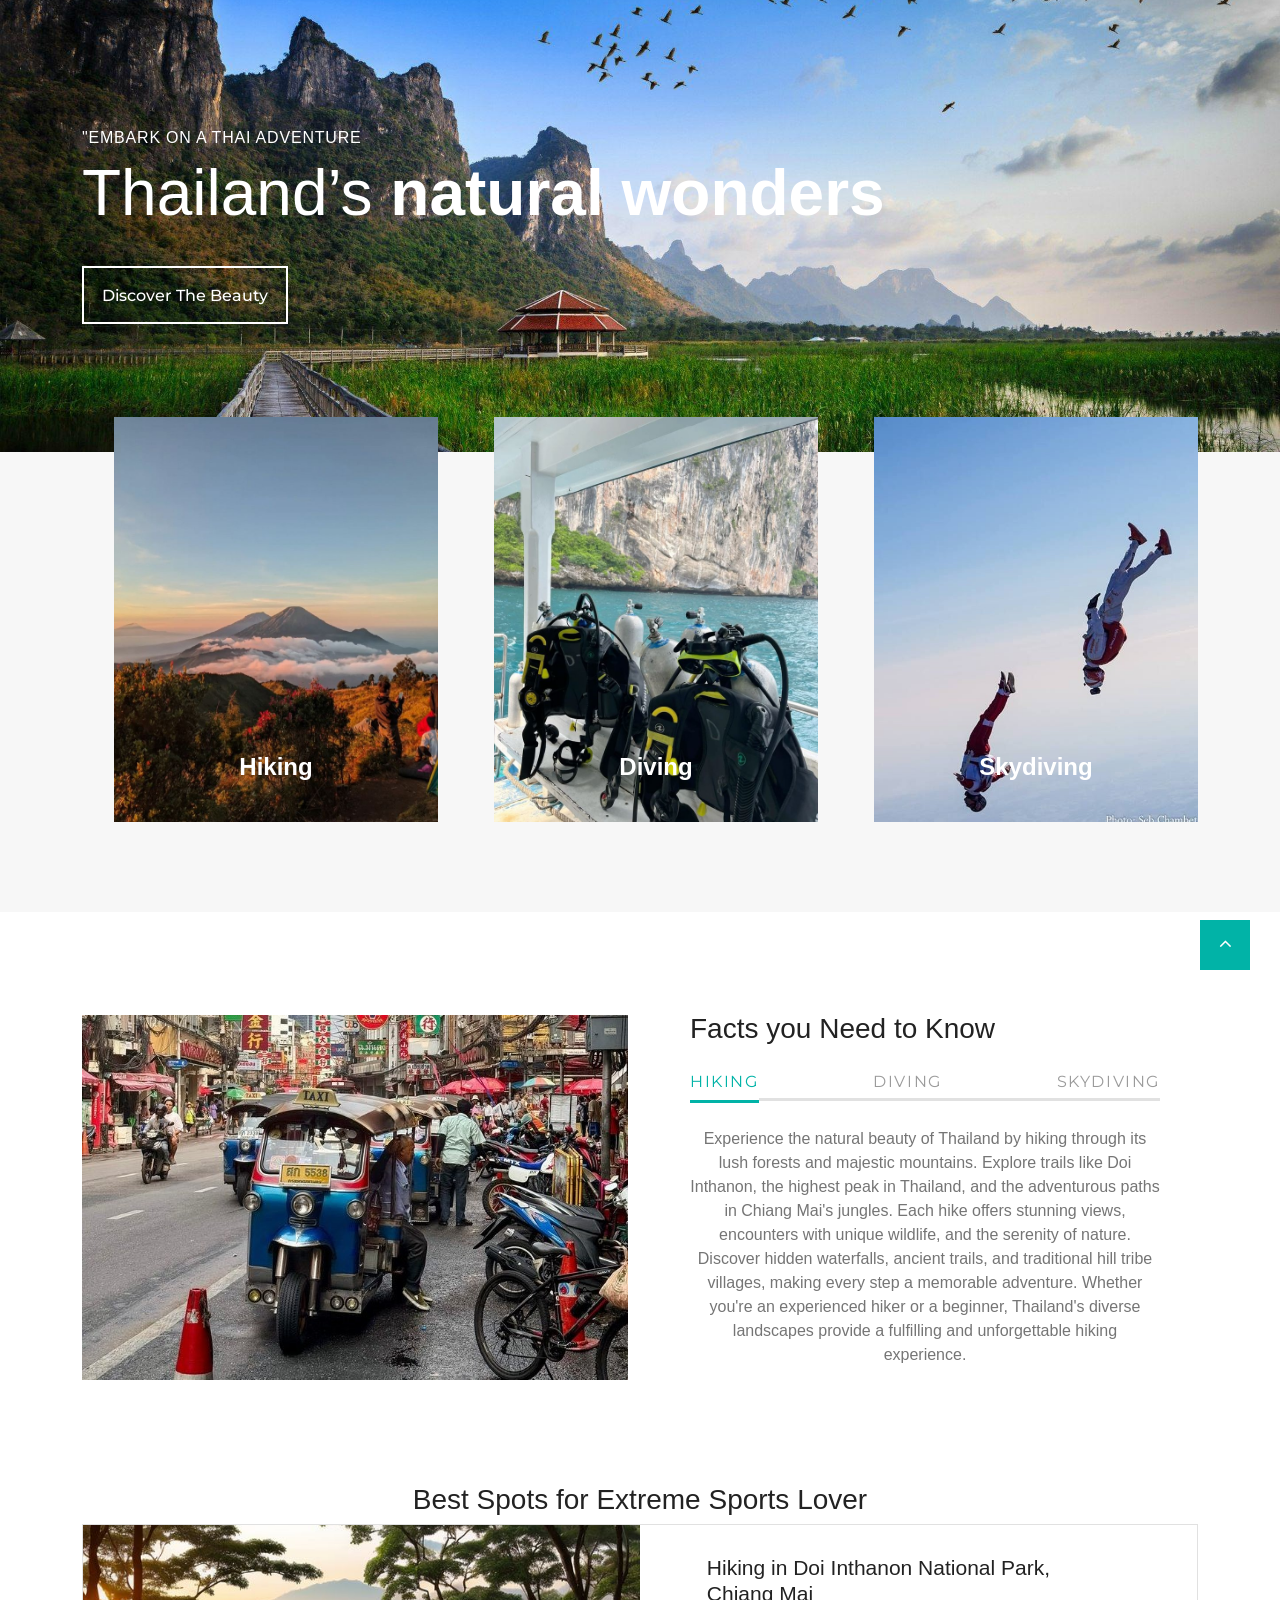
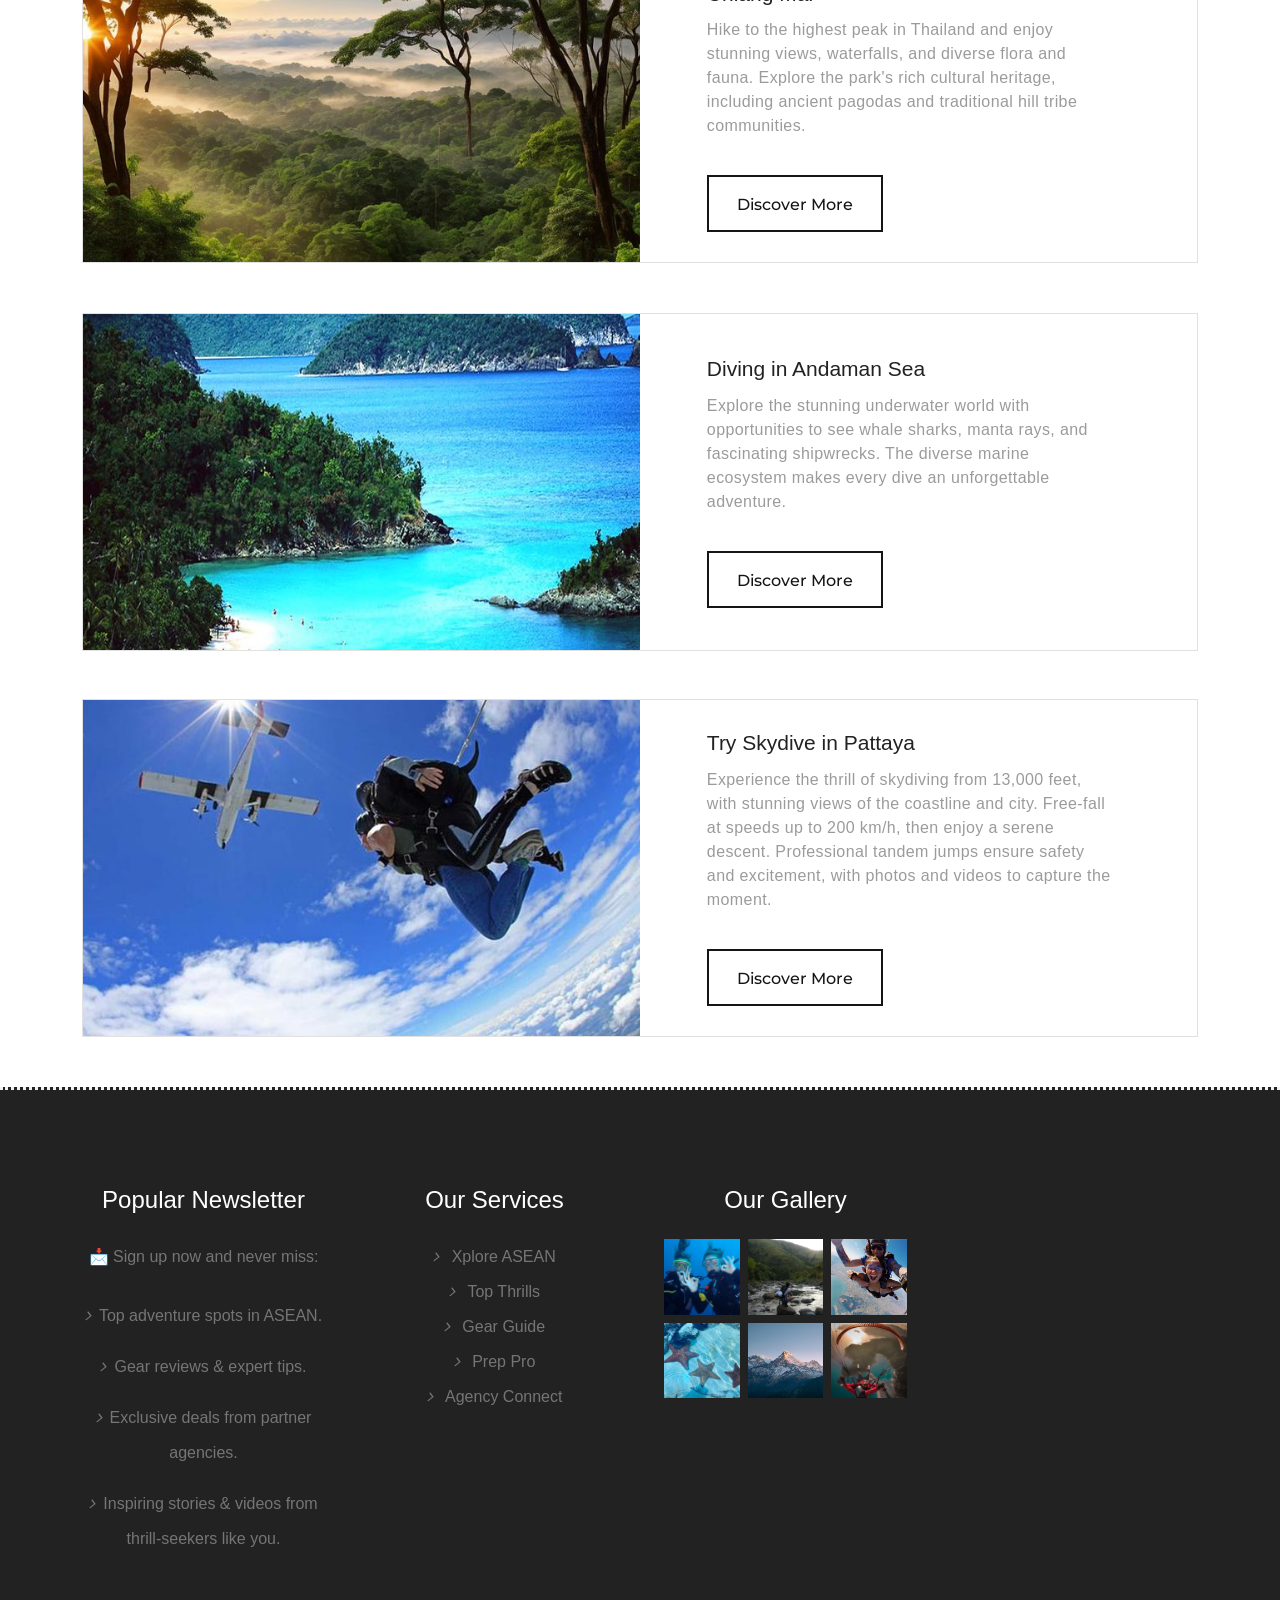
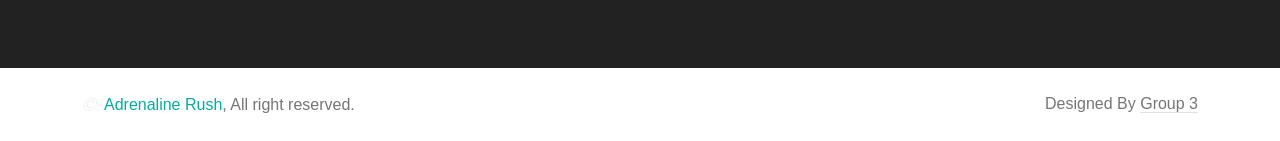
<file: Thailand/Thailand.html>
<!DOCTYPE html>
<html class="wide wow-animation" lang="en">
  <head>
    <title>Thailand</title>
    <meta name="format-detection" content="telephone=no">
    <meta name="viewport" content="width=device-width, height=device-height, initial-scale=1.0, maximum-scale=1.0, user-scalable=0">
    <meta http-equiv="X-UA-Compatible" content="IE=edge">
    <meta charset="utf-8">
    <link rel="icon" href="images/favicon.ico" type="image/x-icon">
    <!-- Stylesheets-->
    <link rel="stylesheet" type="text/css" href="//fonts.googleapis.com/css?family=Montserrat:400,500,600,700%7CPoppins:400%7CTeko:300,400">
    <link rel="stylesheet" href="css/bootstrap.css">
    <link rel="stylesheet" href="css/fonts.css">
    <link rel="stylesheet" href="css/style.css">
    <link rel="stylesheet" href="../css/bootstrap.min.css">
    <style>.ie-panel{display: none;background: #212121;padding: 10px 0;box-shadow: 3px 3px 5px 0 rgba(0,0,0,.3);clear: both;text-align:center;position: relative;z-index: 1;} html.ie-10 .ie-panel, html.lt-ie-10 .ie-panel {display: block;}</style>
  </head>
  <body>
    <div class="ie-panel"><a href="http://windows.microsoft.com/en-US/internet-explorer/"><img src="images/ie8-panel/warning_bar_0000_us.jpg" height="42" width="820" alt="You are using an outdated browser. For a faster, safer browsing experience, upgrade for free today."></a></div>
    <div class="preloader">
      <div class="preloader-body">
        <div class="cssload-container">
          <div class="cssload-speeding-wheel"></div>
        </div>
        <p>Loading...</p>
      </div>
    </div>
    <div class="page">
      
        
      <!-- Swiper-->
      <section class="section swiper-container swiper-slider swiper-slider-corporate swiper-pagination-style-2" data-loop="true" data-autoplay="5000" data-simulate-touch="true" data-nav="false" data-direction="vertical">
        <div class="swiper-wrapper text-left">

          <!-- Swiper 1-->
          <div class="swiper-slide context-dark" data-slide-bg="images/thailand.jpg">
            <div class="swiper-slide-caption section-md">
              <div class="container">
                <div class="row">
                  <div class="col-md-10">
                    <h6 class="text-uppercase" data-caption-animate="fadeInRight" data-caption-delay="0">"Embark on a Thai adventure</h6>
                    <h2 class="oh font-weight-light" data-caption-animate="slideInUp" data-caption-delay="100"><span>Thailand’s  </span><span class="font-weight-bold"> natural wonders</span></h2><a class="button button-default-outline button-ujarak" href="#" data-caption-animate="fadeInLeft" data-caption-delay="0">Discover The Beauty</a>
                  </div>
                </div>
              </div>
            </div>
          </div>

          <!-- Swiper 2-->
          <div class="swiper-slide context-dark" data-slide-bg="images/thai.jpg">
            <div class="swiper-slide-caption section-md">
              <div class="container">
                <div class="row">
                  <div class="col-md-10">
                    <h6 class="text-uppercase" data-caption-animate="fadeInRight" data-caption-delay="0">"Discover the breathtaking beauty of Thailand</h6>
                    <h2 class="oh font-weight-light" data-caption-animate="slideInUp" data-caption-delay="100"><span>Relax and   </span><span class="font-weight-bold"> Rejuvenate</span></h2><a class="button button-default-outline button-ujarak" href="#" data-caption-animate="fadeInLeft" data-caption-delay="0">Start the Adventures</a>
                  </div>
                </div>
              </div>
            </div>
          </div>
          
        <!-- Swiper Pagination-->
        <div class="swiper-pagination"></div>
      </section>
      <!-- Section Box Categories-->
      <section class="section section-lg section-top-1 bg-gray-4">
        <div class="container offset-negative-1">
          <div class="box-categories cta-box-wrap">
            <div class="box-categories-content">
              <div class="row justify-content-center">
                
                <!-- Section Box Hiking-->
                <div class="col-md-4 wow fadeInDown col-9" data-wow-delay=".2s">
                  <ul class="list-marked-2 box-categories-list">
                    <li><a href="#"><img src="images/hiking.jpg" alt="" width="368" height="420"/></a>
                      <h5 class="box-categories-title">Hiking</h5>
                    </li>
                  </ul>
                </div>

                <!-- Section Box Diving-->
                <div class="col-md-4 wow fadeInDown col-9" data-wow-delay=".2s">
                  <ul class="list-marked-2 box-categories-list">
                    <li><a href="#"><img src="images/diving.jpg" alt="" width="368" height="420"/></a>
                      <h5 class="box-categories-title">Diving</h5>
                    </li>
                  </ul>
                </div>

                <!-- Section Box Skydiving-->
                <div class="col-md-4 wow fadeInDown col-9" data-wow-delay=".2s">
                  <ul class="list-marked-2 box-categories-list">
                    <li><a href="#"><img src="images/skydiving.jpg" alt="" width="368" height="420"/></a>
                      <h5 class="box-categories-title">Skydiving</h5>
                    </li>
                  </ul>
                </div>
                
              </div>
            </div>
  
          <!-- Owl Carousel-->
        </div>
      </section>

      <!-- An Archipelago of Wonders-->
      <section class="section section-sm section-first bg-default text-md-left">
        <div class="container">
          <div class="row row-50 align-items-center justify-content-center justify-content-xl-between">
            <div class="col-lg-6 text-center wow fadeInUp"><img src="images/scene.jpg" alt="" width="556" height="382"/>
            </div>
            <div class="col-lg-6 wow fadeInRight" data-wow-delay=".1s">
              <div class="box-width-lg-470">
                <h3>Facts you Need to Know</h3>
                <!-- Bootstrap tabs-->
                <div class="tabs-custom tabs-horizontal tabs-line tabs-line-big tabs-line-style-2 text-center text-md-left" id="tabs-7">
                  <!-- Nav tabs-->
                  <ul class="nav nav-tabs">
                    <li class="nav-item" role="presentation"><a class="nav-link active" href="#tabs-7-1" data-toggle="tab">Hiking </a></li>
                    <li class="nav-item" role="presentation"><a class="nav-link" href="#tabs-7-2" data-toggle="tab">Diving</a></li>
                    <li class="nav-item" role="presentation"><a class="nav-link" href="#tabs-7-3" data-toggle="tab">Skydiving</a></li>
                  </ul>
                  <!-- Tab panes-->
                  <div class="tab-content">
                    <div class="tab-pane fade show active" id="tabs-7-1">
                      <p>Experience the natural beauty of Thailand by hiking through its lush forests and majestic mountains. Explore trails like Doi Inthanon, the highest peak in Thailand, and the adventurous paths in Chiang Mai's jungles. Each hike offers stunning views, encounters with unique wildlife, and the serenity of nature. Discover hidden waterfalls, ancient trails, and traditional hill tribe villages, making every step a memorable adventure. Whether you're an experienced hiker or a beginner, Thailand's diverse landscapes provide a fulfilling and unforgettable hiking experience.</p>
                      </div>
                    <div class="tab-pane fade" id="tabs-7-2">
                      <p>Dive into the crystal-clear waters of Thailand, home to some of the world's most vibrant coral reefs and diverse marine life. Visit top diving destinations like Koh Tao, the Similan Islands, and the Andaman Sea. Swim alongside majestic whale sharks, explore colorful coral gardens, and discover fascinating shipwrecks. With dive sites suitable for all skill levels, Thailand offers an underwater adventure that is both thrilling and awe-inspiring. Whether you're a novice or a seasoned diver, the underwater beauty of Thailand awaits you.</p>
                    </div>
                      <div class="tab-pane fade" id="tabs-7-3">
                      <p>Feel the ultimate adrenaline rush of skydiving over Thailand's stunning landscapes. Jump from high above Pattaya or Hua Hin and experience the exhilaration of free-falling with breathtaking views of the coastline, lush greenery, and sparkling waters below. Tandem jumps with professional instructors ensure a safe and unforgettable experience. Skydiving in Thailand offers a unique perspective of this beautiful country, providing an adventure that will leave you with memories to last a lifetime.</p>
                      </div>
                  </div>
                </div>
              </div>
            </div>
          </div>
        </div>
      </section>
      
      <!-- Best Spots for Extreme Sports Lover -->
      <section class="section section-sm bg-default">
        <div class="container">
          <h3 class="oh-desktop"><span class="d-inline-block wow slideInDown">Best Spots for Extreme Sports Lover</span></h3>
          <div class="row row-sm row-40 row-md-50">
            <div class="col-sm-6 col-md-12 wow fadeInRight">

              <!-- RINJANI-->
              <article class="product-big">
                <div class="unit flex-column flex-md-row align-items-md-stretch">
                  <div class="unit-left"><a class="product-big-figure" href="#"><img src="images/chiang mai.jpg" alt="" width="600" height="366"/></a></div>
                  <div class="unit-body">
                    <div class="product-big-body">
                      <h5 class="product-big-title"><a href="#">Hiking in Doi Inthanon National Park, Chiang Mai</a></h5>
                      <div class="group-sm group-middle justify-content-start">
                      <p class="product-big-text">Hike to the highest peak in Thailand and enjoy stunning views, waterfalls, and diverse flora and fauna. Explore the park's rich cultural heritage, including ancient pagodas and traditional hill tribe communities.</p><a class="button button-black-outline button-ujarak" 
                      href="../Gear-Guide/hiking.html">Discover More</a>
                    </div>
                  </div>
                </div>
              </article>
            </div>
            <div class="col-sm-6 col-md-12 wow fadeInLeft">
              
              <!-- AMPAT-->
              <article class="product-big">
                <div class="unit flex-column flex-md-row align-items-md-stretch">
                  <div class="unit-left"><a class="product-big-figure" href="#"><img src="images/andaman.jpg" alt="" width="600" height="366"/></a></div>
                  <div class="unit-body">
                    <div class="product-big-body">
                      <h5 class="product-big-title"><a href="#">Diving in Andaman Sea</a></h5>
                      <div class="group-sm group-middle justify-content-start">
                        
                      <p class="product-big-text">Explore the stunning underwater world with opportunities to see whale sharks, manta rays, and fascinating shipwrecks. The diverse marine ecosystem makes every dive an unforgettable adventure.</p><a class="button button-black-outline button-ujarak" 
                      href="../Gear-Guide/diving.html">Discover More</a>
                      
                    </div>
                  </div>
                </div>
              </article>

              <br><br>

              <!-- Pangandaran-->
              <article class="product-big">
                <div class="unit flex-column flex-md-row align-items-md-stretch">
                  <div class="unit-left"><a class="product-big-figure" href="#"><img src="images/pattaya.jpg" alt="" width="600" height="366"/></a></div>
                  <div class="unit-body">
                    <div class="product-big-body">
                      <h5 class="product-big-title"><a href="#">Try Skydive in Pattaya</a></h5>
                      <div class="group-sm group-middle justify-content-start">
                        
                      <p class="product-big-text">Experience the thrill of skydiving from 13,000 feet, with stunning views of the coastline and city. Free-fall at speeds up to 200 km/h, then enjoy a serene descent. Professional tandem jumps ensure safety and excitement, with photos and videos to capture the moment.</p><a class="button button-black-outline button-ujarak" 
                      href="../Gear-Guide/skydiving.html">Discover More</a>
                      
                  </div>
                </div>
              </article>
            </div>
          </div>
        </div>
      </section>
    <!-- Javascript-->
    <script src="js/core.min.js"></script>
    <script src="js/script.js"></script>

    <!-- Footer Start -->
    <div class="container-fluid footer bg-dark text-body py-5">
      <div class="container py-5">
          <div class="row g-5">
              <div class="col-md-6 col-lg-6 col-xl-3">
                  <div class="footer-item">
                      <h4 class="mb-4 text-white">Popular Newsletter</h4>  
                      <p class="mb-4">📩 Sign up now and never miss:</p>    
                      <p><i class="fas fa-angle-right me-2"></i>Top adventure spots in ASEAN.</p>
                      <p><i class="fas fa-angle-right me-2"></i>Gear reviews & expert tips.</p>
                      <p><i class="fas fa-angle-right me-2"></i>Exclusive deals from partner agencies.</p>
                      <p><i class="fas fa-angle-right me-2"></i>Inspiring stories & videos from thrill-seekers like you.</p>
                  </div>
              </div>
              <div class="col-md-6 col-lg-6 col-xl-3">
                  <div class="footer-item d-flex flex-column">
                      <h4 class="mb-4 text-white">Our Services</h4>
                      <a><i class="fas fa-angle-right me-2"></i> Xplore ASEAN</a>
                      <a><i class="fas fa-angle-right me-2"></i> Top Thrills</a>
                      <a><i class="fas fa-angle-right me-2"></i> Gear Guide</a>
                      <a><i class="fas fa-angle-right me-2"></i> Prep Pro</a>
                      <a><i class="fas fa-angle-right me-2"></i> Agency Connect</a>
                  </div>
              </div>
              <div class="col-md-6 col-lg-6 col-xl-3">
                  <div class="footer-item">
                      <h4 class="mb-4 text-white">Our Gallery</h4>
                      <div class="row g-2">
                          <div class="col-4">
                              <div class="footer-gallery">
                                  <img src="../img/diving gallery.jpeg" class="img-fluid w-100" alt="">
                                  <div class="footer-search-icon">
                                      <a href="../img/diving gallery.jpeg" data-lightbox="footerGallery-1" class="my-auto"><i class="fas fa-search-plus text-white"></i></a>
                                  </div>
                              </div>
                         </div>
                         <div class="col-4">
                              <div class="footer-gallery">
                                  <img src="../img/hiking gallery.jpeg" class="img-fluid w-100" alt="">
                                  <div class="footer-search-icon">
                                      <a href="../img/hiking gallery.jpeg" data-lightbox="footerGallery-2" class="my-auto"><i class="fas fa-search-plus text-white"></i></a>
                                  </div>
                              </div>
                         </div>
                          <div class="col-4">
                              <div class="footer-gallery">
                                  <img src="../img/skydive gallery.jpeg" class="img-fluid w-100" alt="">
                                  <div class="footer-search-icon">
                                      <a href="../mg/skydive gallery.jpeg"footerGallery-3" class="my-auto"><i class="fas fa-search-plus text-white"></i></a>
                                  </div>
                              </div>
                         </div>
                          <div class="col-4">
                              <div class="footer-gallery">
                                  <img src="../img/deepsea gallery.jpeg" class="img-fluid w-100" alt="">
                                  <div class="footer-search-icon">
                                      <a href="../img/deepsea gallery.jpeg" data-lightbox="footerGallery-4" class="my-auto"><i class="fas fa-search-plus text-white"></i></a>
                                  </div>
                              </div>
                         </div>
                          <div class="col-4">
                              <div class="footer-gallery">
                                  <img src="../img/mountain gallery.jpeg" class="img-fluid w-100" alt="">
                                  <div class="footer-search-icon">
                                      <a href="../img/mountain gallery.jpeg" data-lightbox="footerGallery-5" class="my-auto"><i class="fas fa-search-plus text-white"></i></a>
                                  </div>
                              </div>
                         </div>
                         <div class="col-4">
            <div class="footer-gallery">
              <img src="../img/skydiving gallery.jpeg" class="img-fluid w-100" alt="">
                                  <div class="footer-search-icon">
                                      <a href="../img/skydiving gallery.jpeg" data-lightbox="footerGallery-6" class="my-auto"><i class="fas fa-search-plus text-white"></i></a>
                                  </div>
            </div>
          </div>
                      </div>
                  </div>
              </div>
          </div>
      </div>
  </div>
  <!-- Footer End -->


  <!-- Copyright Start -->
  <div class="container-fluid copyright py-4">
      <div class="container">
          <div class="row g-4 align-items-center">
              <div class="col-md-4 text-center text-md-start mb-md-0">
                  <span class="text-body"><a href="../index.html"><i class="fas fa-copyright text-light me-2"></i>Adrenaline Rush</a>, All right reserved.</span>
              </div>
              <div class="col-md-4 text-center">
                  <div class="d-flex align-items-center justify-content-center">
                      <a href="https://www.facebook.com/@ohanaadventuresport/" class="btn-hover-color btn-square text-white me-2"><i class="fab fa-facebook-f"></i></a>
                      <a href="https://www.instagram.com/ohanaadventuresport?utm_source=ig_web_button_share_sheet&igsh=ZDNlZDc0MzIxNw==" class="btn-hover-color btn-square text-white me-2"><i class="fab fa-instagram"></i></a>
                  </div>
              </div>
              <div class="col-md-4 text-center text-md-end text-body">
                  Designed By <a class="border-bottom">Group 3</a>
              </div>
          </div>
      </div>
  </div>
  <!-- Copyright End -->
  </body>
</html>
</file>
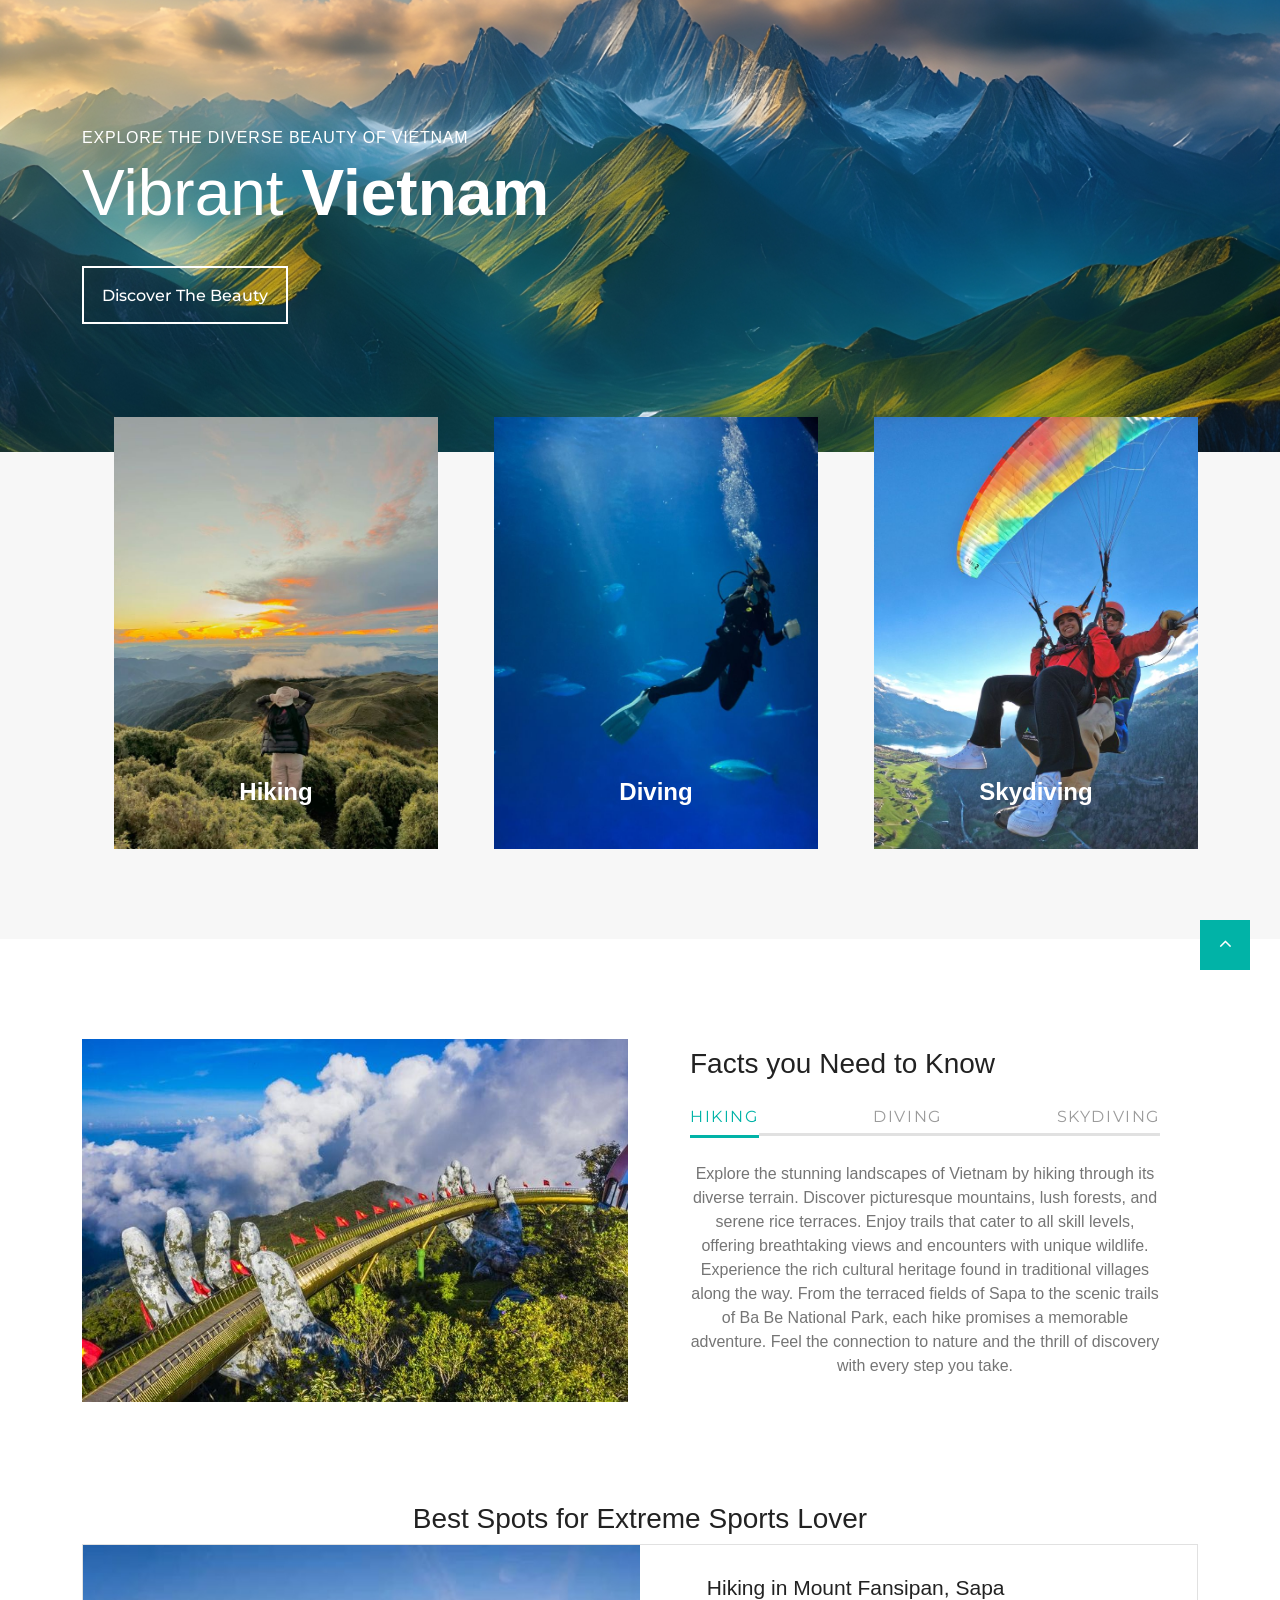
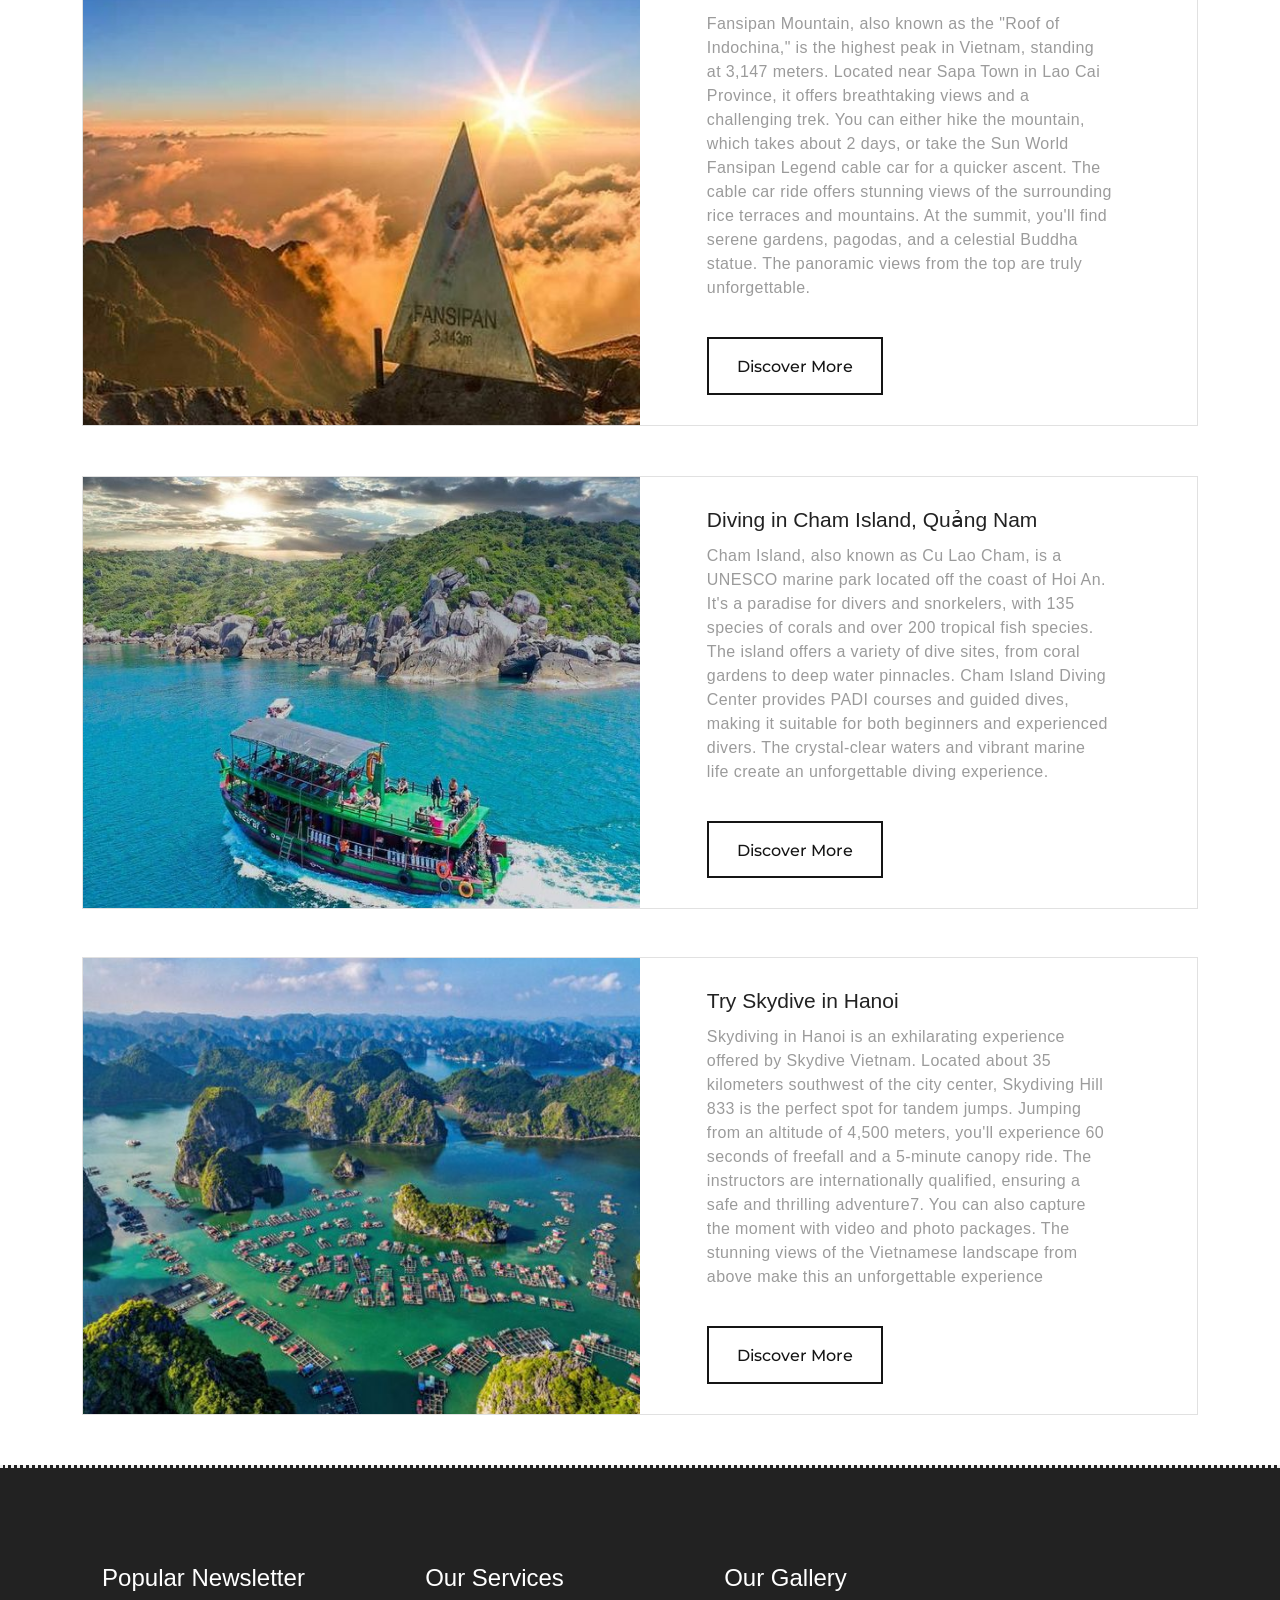
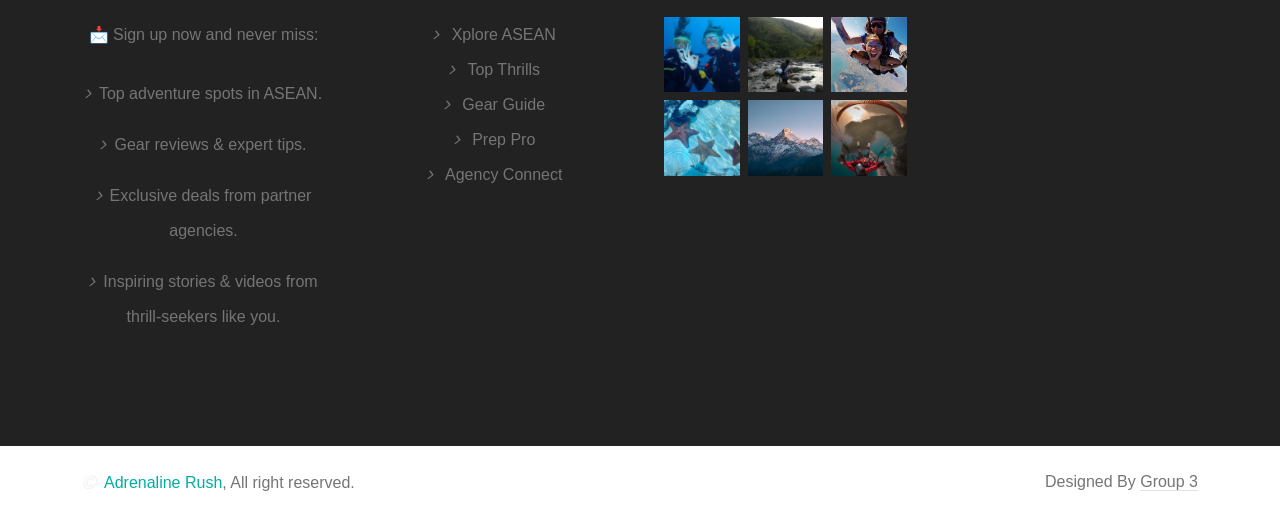
<file: Vietnam/Vietnam.html>
<!DOCTYPE html>
<html class="wide wow-animation" lang="en">
  <head>
    <title>Vietnam</title>
    <meta name="format-detection" content="telephone=no">
    <meta name="viewport" content="width=device-width, height=device-height, initial-scale=1.0, maximum-scale=1.0, user-scalable=0">
    <meta http-equiv="X-UA-Compatible" content="IE=edge">
    <meta charset="utf-8">
    <link rel="icon" href="images/favicon.ico" type="image/x-icon">
    <!-- Stylesheets-->
    <link rel="stylesheet" type="text/css" href="//fonts.googleapis.com/css?family=Montserrat:400,500,600,700%7CPoppins:400%7CTeko:300,400">
    <link rel="stylesheet" href="css/bootstrap.css">
    <link rel="stylesheet" href="css/fonts.css">
    <link rel="stylesheet" href="css/style.css">
    <link rel="stylesheet" href="../css/bootstrap.min.css">
    <style>.ie-panel{display: none;background: #212121;padding: 10px 0;box-shadow: 3px 3px 5px 0 rgba(0,0,0,.3);clear: both;text-align:center;position: relative;z-index: 1;} html.ie-10 .ie-panel, html.lt-ie-10 .ie-panel {display: block;}</style>
  </head>
  <body>
    <div class="ie-panel"><a href="http://windows.microsoft.com/en-US/internet-explorer/"><img src="images/ie8-panel/warning_bar_0000_us.jpg" height="42" width="820" alt="You are using an outdated browser. For a faster, safer browsing experience, upgrade for free today."></a></div>
    <div class="preloader">
      <div class="preloader-body">
        <div class="cssload-container">
          <div class="cssload-speeding-wheel"></div>
        </div>
        <p>Loading...</p>
      </div>
    </div>
    <div class="page">
      
        
      <!-- Swiper-->
      <section class="section swiper-container swiper-slider swiper-slider-corporate swiper-pagination-style-2" data-loop="true" data-autoplay="5000" data-simulate-touch="true" data-nav="false" data-direction="vertical">
        <div class="swiper-wrapper text-left">

          <!-- Swiper 1-->
          <div class="swiper-slide context-dark" data-slide-bg="images/vietnam.jpg">
            <div class="swiper-slide-caption section-md">
              <div class="container">
                <div class="row">
                  <div class="col-md-10">
                    <h6 class="text-uppercase" data-caption-animate="fadeInRight" data-caption-delay="0">Explore the diverse beauty of Vietnam</h6>
                    <h2 class="oh font-weight-light" data-caption-animate="slideInUp" data-caption-delay="100"><span>Vibrant </span><span class="font-weight-bold"> Vietnam</span></h2><a class="button button-default-outline button-ujarak" href="#" data-caption-animate="fadeInLeft" data-caption-delay="0">Discover The Beauty</a>
                  </div>
                </div>
              </div>
            </div>
          </div>

          <!-- Swiper 2-->
          <div class="swiper-slide context-dark" data-slide-bg="images/viet.jpg">
            <div class="swiper-slide-caption section-md">
              <div class="container">
                <div class="row">
                  <div class="col-md-10">
                    <h6 class="text-uppercase" data-caption-animate="fadeInRight" data-caption-delay="0">Vietnam's unique blend of tradition</h6>
                    <h2 class="oh font-weight-light" data-caption-animate="slideInUp" data-caption-delay="100"><span>Explore </span><span class="font-weight-bold"> Exotic Vietnam</span></h2><a class="button button-default-outline button-ujarak" href="#" data-caption-animate="fadeInLeft" data-caption-delay="0">Start the Adventures</a>
                  </div>
                </div>
              </div>
            </div>
          </div>
          
        <!-- Swiper Pagination-->
        <div class="swiper-pagination"></div>
      </section>
      <!-- Section Box Categories-->
      <section class="section section-lg section-top-1 bg-gray-4">
        <div class="container offset-negative-1">
          <div class="box-categories cta-box-wrap">
            <div class="box-categories-content">
              <div class="row justify-content-center">
                
                <!-- Section Box Hiking-->
                <div class="col-md-4 wow fadeInDown col-9" data-wow-delay=".2s">
                  <ul class="list-marked-2 box-categories-list">
                    <li><a href="#"><img src="images/hiking.jpg" alt="" width="368" height="420"/></a>
                      <h5 class="box-categories-title">Hiking</h5>
                    </li>
                  </ul>
                </div>

                <!-- Section Box Diving-->
                <div class="col-md-4 wow fadeInDown col-9" data-wow-delay=".2s">
                  <ul class="list-marked-2 box-categories-list">
                    <li><a href="#"><img src="images/diving.jpg" alt="" width="368" height="420"/></a>
                      <h5 class="box-categories-title">Diving</h5>
                    </li>
                  </ul>
                </div>

                <!-- Section Box Skydiving-->
                <div class="col-md-4 wow fadeInDown col-9" data-wow-delay=".2s">
                  <ul class="list-marked-2 box-categories-list">
                    <li><a href="#"><img src="images/skydiving.jpg" alt="" width="368" height="420"/></a>
                      <h5 class="box-categories-title">Skydiving</h5>
                    </li>
                  </ul>
                </div>
                
              </div>
            </div>
  
          <!-- Owl Carousel-->
        </div>
      </section>

      <!-- An Archipelago of Wonders-->
      <section class="section section-sm section-first bg-default text-md-left">
        <div class="container">
          <div class="row row-50 align-items-center justify-content-center justify-content-xl-between">
            <div class="col-lg-6 text-center wow fadeInUp"><img src="images/scene.jpg" alt="" width="556" height="382"/>
            </div>
            <div class="col-lg-6 wow fadeInRight" data-wow-delay=".1s">
              <div class="box-width-lg-470">
                <h3>Facts you Need to Know</h3>
                <!-- Bootstrap tabs-->
                <div class="tabs-custom tabs-horizontal tabs-line tabs-line-big tabs-line-style-2 text-center text-md-left" id="tabs-7">
                  <!-- Nav tabs-->
                  <ul class="nav nav-tabs">
                    <li class="nav-item" role="presentation"><a class="nav-link active" href="#tabs-7-1" data-toggle="tab">Hiking </a></li>
                    <li class="nav-item" role="presentation"><a class="nav-link" href="#tabs-7-2" data-toggle="tab">Diving</a></li>
                    <li class="nav-item" role="presentation"><a class="nav-link" href="#tabs-7-3" data-toggle="tab">Skydiving</a></li>
                  </ul>
                  <!-- Tab panes-->
                  <div class="tab-content">
                    <div class="tab-pane fade show active" id="tabs-7-1">
                      <p>Explore the stunning landscapes of Vietnam by hiking through its diverse terrain. Discover picturesque mountains, lush forests, and serene rice terraces. Enjoy trails that cater to all skill levels, offering breathtaking views and encounters with unique wildlife. Experience the rich cultural heritage found in traditional villages along the way. From the terraced fields of Sapa to the scenic trails of Ba Be National Park, each hike promises a memorable adventure. Feel the connection to nature and the thrill of discovery with every step you take.</p>
                      </div>
                    <div class="tab-pane fade" id="tabs-7-2">
                      <p>Dive into the clear, turquoise waters of Vietnam, home to vibrant coral reefs and diverse marine life. Explore top diving spots like Nha Trang, Con Dao, and Phu Quoc. Swim alongside colorful fish, explore intricate coral gardens, and uncover fascinating underwater caves. Ideal for both beginners and experienced divers, Vietnam's marine world offers thrilling and awe-inspiring adventures. Discover the underwater beauty that makes every dive unforgettable and enjoy the rich marine ecosystem with each dive.</p>
                      </div>
                    <div class="tab-pane fade" id="tabs-7-3">
                      <p>Experience the thrill of skydiving over Vietnam's breathtaking landscapes. Jump from high above and feel the adrenaline rush as you free-fall before gliding down with a parachute. Enjoy stunning views of Vietnam's coastline, lush greenery, and picturesque islands below. Tandem jumps with professional instructors ensure a safe and exhilarating experience. Feel the excitement of soaring through the sky and creating memories that will last a lifetime.</p>
                      </div>
                  </div>
                </div>
              </div>
            </div>
          </div>
        </div>
      </section>
      
      <!-- Best Spots for Extreme Sports Lover -->
      <section class="section section-sm bg-default">
        <div class="container">
          <h3 class="oh-desktop"><span class="d-inline-block wow slideInDown">Best Spots for Extreme Sports Lover</span></h3>
          <div class="row row-sm row-40 row-md-50">
            <div class="col-sm-6 col-md-12 wow fadeInRight">

              <!-- HIKING-->
              <article class="product-big">
                <div class="unit flex-column flex-md-row align-items-md-stretch">
                  <div class="unit-left"><a class="product-big-figure" href="#"><img src="images/fansipan.jpg" alt="" width="600" height="366"/></a></div>
                  <div class="unit-body">
                    <div class="product-big-body">
                      <h5 class="product-big-title"><a href="#">Hiking in Mount Fansipan, Sapa</a></h5>
                      <div class="group-sm group-middle justify-content-start">
                      <p class="product-big-text">Fansipan Mountain, also known as the "Roof of Indochina," is the highest peak in Vietnam, standing at 3,147 meters. Located near Sapa Town in Lao Cai Province, it offers breathtaking views and a challenging trek. You can either hike the mountain, which takes about 2 days, or take the Sun World Fansipan Legend cable car for a quicker ascent. The cable car ride offers stunning views of the surrounding rice terraces and mountains. At the summit, you'll find serene gardens, pagodas, and a celestial Buddha statue. The panoramic views from the top are truly unforgettable.
                      </p><a class="button button-black-outline button-ujarak" 
                      href="../Gear-Guide/hiking.html">Discover More</a>
                    </div>
                  </div>
                </div>
              </article>
            </div>
            <div class="col-sm-6 col-md-12 wow fadeInLeft">
              
              <!-- DIVING-->
              <article class="product-big">
                <div class="unit flex-column flex-md-row align-items-md-stretch">
                  <div class="unit-left"><a class="product-big-figure" href="#"><img src="images/cham.jpg" alt="" width="600" height="366"/></a></div>
                  <div class="unit-body">
                    <div class="product-big-body">
                      <h5 class="product-big-title"><a href="#">Diving in Cham Island, Quảng Nam</a></h5>
                      <div class="group-sm group-middle justify-content-start">
                        
                      <p class="product-big-text">Cham Island, also known as Cu Lao Cham, is a UNESCO marine park located off the coast of Hoi An. It's a paradise for divers and snorkelers, with 135 species of corals and over 200 tropical fish species. The island offers a variety of dive sites, from coral gardens to deep water pinnacles. Cham Island Diving Center provides PADI courses and guided dives, making it suitable for both beginners and experienced divers. The crystal-clear waters and vibrant marine life create an unforgettable diving experience.
                      </p><a class="button button-black-outline button-ujarak" 
                      href="../Gear-Guide/diving.html">Discover More</a>
                      
                    </div>
                  </div>
                </div>
              </article>

              <br><br>

              <!-- SKYDIVING-->
              <article class="product-big">
                <div class="unit flex-column flex-md-row align-items-md-stretch">
                  <div class="unit-left"><a class="product-big-figure" href="#"><img src="images/hanoi.jpg" alt="" width="600" height="366"/></a></div>
                  <div class="unit-body">
                    <div class="product-big-body">
                      <h5 class="product-big-title"><a href="#">Try Skydive in Hanoi</a></h5>
                      <div class="group-sm group-middle justify-content-start">
                        
                      <p class="product-big-text">Skydiving in Hanoi is an exhilarating experience offered by Skydive Vietnam. Located about 35 kilometers southwest of the city center, Skydiving Hill 833 is the perfect spot for tandem jumps. Jumping from an altitude of 4,500 meters, you'll experience 60 seconds of freefall and a 5-minute canopy ride. The instructors are internationally qualified, ensuring a safe and thrilling adventure7. You can also capture the moment with video and photo packages. The stunning views of the Vietnamese landscape from above make this an unforgettable experience</p><a class="button button-black-outline button-ujarak" 
                      href="../Gear-Guide/skydiving.html">Discover More</a>
                      
                  </div>
                </div>
              </article>
            </div>
          </div>
        </div>
      </section>
    <!-- Javascript-->
    <script src="js/core.min.js"></script>
    <script src="js/script.js"></script>

    <!-- Footer Start -->
    <div class="container-fluid footer bg-dark text-body py-5">
      <div class="container py-5">
          <div class="row g-5">
              <div class="col-md-6 col-lg-6 col-xl-3">
                  <div class="footer-item">
                      <h4 class="mb-4 text-white">Popular Newsletter</h4>  
                      <p class="mb-4">📩 Sign up now and never miss:</p>    
                      <p><i class="fas fa-angle-right me-2"></i>Top adventure spots in ASEAN.</p>
                      <p><i class="fas fa-angle-right me-2"></i>Gear reviews & expert tips.</p>
                      <p><i class="fas fa-angle-right me-2"></i>Exclusive deals from partner agencies.</p>
                      <p><i class="fas fa-angle-right me-2"></i>Inspiring stories & videos from thrill-seekers like you.</p>
                  </div>
              </div>
              <div class="col-md-6 col-lg-6 col-xl-3">
                  <div class="footer-item d-flex flex-column">
                      <h4 class="mb-4 text-white">Our Services</h4>
                      <a><i class="fas fa-angle-right me-2"></i> Xplore ASEAN</a>
                      <a><i class="fas fa-angle-right me-2"></i> Top Thrills</a>
                      <a><i class="fas fa-angle-right me-2"></i> Gear Guide</a>
                      <a><i class="fas fa-angle-right me-2"></i> Prep Pro</a>
                      <a><i class="fas fa-angle-right me-2"></i> Agency Connect</a>
                  </div>
              </div>
              <div class="col-md-6 col-lg-6 col-xl-3">
                  <div class="footer-item">
                      <h4 class="mb-4 text-white">Our Gallery</h4>
                      <div class="row g-2">
                          <div class="col-4">
                              <div class="footer-gallery">
                                  <img src="../img/diving gallery.jpeg" class="img-fluid w-100" alt="">
                                  <div class="footer-search-icon">
                                      <a href="../img/diving gallery.jpeg" data-lightbox="footerGallery-1" class="my-auto"><i class="fas fa-search-plus text-white"></i></a>
                                  </div>
                              </div>
                         </div>
                         <div class="col-4">
                              <div class="footer-gallery">
                                  <img src="../img/hiking gallery.jpeg" class="img-fluid w-100" alt="">
                                  <div class="footer-search-icon">
                                      <a href="../img/hiking gallery.jpeg" data-lightbox="footerGallery-2" class="my-auto"><i class="fas fa-search-plus text-white"></i></a>
                                  </div>
                              </div>
                         </div>
                          <div class="col-4">
                              <div class="footer-gallery">
                                  <img src="../img/skydive gallery.jpeg" class="img-fluid w-100" alt="">
                                  <div class="footer-search-icon">
                                      <a href="../img/skydive gallery.jpeg"footerGallery-3" class="my-auto"><i class="fas fa-search-plus text-white"></i></a>
                                  </div>
                              </div>
                         </div>
                          <div class="col-4">
                              <div class="footer-gallery">
                                  <img src="../img/deepsea gallery.jpeg" class="img-fluid w-100" alt="">
                                  <div class="footer-search-icon">
                                      <a href="../img/deepsea gallery.jpeg" data-lightbox="footerGallery-4" class="my-auto"><i class="fas fa-search-plus text-white"></i></a>
                                  </div>
                              </div>
                         </div>
                          <div class="col-4">
                              <div class="footer-gallery">
                                  <img src="../img/mountain gallery.jpeg" class="img-fluid w-100" alt="">
                                  <div class="footer-search-icon">
                                      <a href="../img/mountain gallery.jpeg" data-lightbox="footerGallery-5" class="my-auto"><i class="fas fa-search-plus text-white"></i></a>
                                  </div>
                              </div>
                         </div>
                         <div class="col-4">
            <div class="footer-gallery">
              <img src="../img/skydiving gallery.jpeg" class="img-fluid w-100" alt="">
                                  <div class="footer-search-icon">
                                      <a href="../img/skydiving gallery.jpeg" data-lightbox="footerGallery-6" class="my-auto"><i class="fas fa-search-plus text-white"></i></a>
                                  </div>
            </div>
          </div>
                      </div>
                  </div>
              </div>
          </div>
      </div>
  </div>
  <!-- Footer End -->


  <!-- Copyright Start -->
  <div class="container-fluid copyright py-4">
      <div class="container">
          <div class="row g-4 align-items-center">
              <div class="col-md-4 text-center text-md-start mb-md-0">
                  <span class="text-body"><a href="../index.html"><i class="fas fa-copyright text-light me-2"></i>Adrenaline Rush</a>, All right reserved.</span>
              </div>
              <div class="col-md-4 text-center">
                  <div class="d-flex align-items-center justify-content-center">
                      <a href="https://www.facebook.com/@ohanaadventuresport/" class="btn-hover-color btn-square text-white me-2"><i class="fab fa-facebook-f"></i></a>
                      <a href="https://www.instagram.com/ohanaadventuresport?utm_source=ig_web_button_share_sheet&igsh=ZDNlZDc0MzIxNw==" class="btn-hover-color btn-square text-white me-2"><i class="fab fa-instagram"></i></a>
                  </div>
              </div>
              <div class="col-md-4 text-center text-md-end text-body">
                  Designed By <a class="border-bottom" >Group 3</a>
              </div>
          </div>
      </div>
  </div>
  <!-- Copyright End -->
  </body>
</html>
</file>
<file: Gear-Guide/styles.css>
/* Global Styles */
body {
  font-family: 'Arial', sans-serif;
  margin: 0;
  padding: 0;
  background-color: #fff;
  color: #333;
}

/* Header Styles */
header {
  position: relative;
  background-color: #01ada1c7; /* Slight transparency over the background image */
  color: white;
  text-align: center;
  padding: 80px 0; /* Adjusted padding for a larger header */
  font-size: 2rem; /* Font size for larger text */
  overflow: hidden; /* Hide the blurry background that's outside the header */
  z-index: 10;
  display: flex;
  flex-direction: column; /* Make sure header content is stacked vertically */
  align-items: center; /* Centers content horizontally */
}

/* Logo Styles */
header .logo {
  position: absolute;
  top: 60px; /* Distance from top of the header */
  left: 20px; /* Distance from left of the header */
  width: 150px; /* Adjust the size of the logo */
  height: 150px; /* Ensure the logo is a square */
  border-radius: 50%; /* Makes the logo round */
  object-fit: cover; /* Ensures the image doesn't get distorted */
  z-index: 5; /* Ensure the logo appears above the background */
}

header::before {
  content: ''; /* Creates the pseudo-element */
  position: absolute;
  top: 0;
  left: 0;
  width: 100%;
  height: 100%;
  background-image: url('sports.jpg'); /* Replace with your background image */
  background-size: cover;
  background-position: center;
  filter: blur(10px); /* Adjust the blur level */
  z-index: -1; /* Ensure the blur is behind the content */
}

/* Header Title and Description Text */
header h1 {
  font-size: 4rem; /* Adjusted for a large pop-up effect */
  font-weight: bold;
  text-shadow: 2px 2px 4px rgba(0, 0, 0, 0.7); /* Text shadow for better readability */
  margin: 0; /* Remove margin */
}

header p {
  font-size: 1.5rem; /* Adjusted font size */
  font-weight: bold;
  margin-top: 10px;
  text-shadow: 2px 2px 4px rgba(0, 0, 0, 0.7); /* Text shadow for better readability */
}


/* Gallery Section */
#gallery {
  padding: 40px 0;
}

.container {
  width: 80%;
  margin: 0 auto;
}

h2 {
  font-size: 2rem;
  text-align: center;
  margin-bottom: 70px;
  padding: 15px 30px;
  background-color: #01ada1; /* Background color for the heading */
  color: white; /* Text color */
  position: relative; /* Needed for border effects */
  display: inline-block; /* Keeps the border snug around the text */
  border-radius: 10px; /* Smooth rounded corners for a modern look */
  box-shadow: 0 4px 8px rgba(0, 0, 0, 0.1), 0 4px 20px rgba(0, 0, 0, 0.2); /* Shadow for depth */
  text-transform: uppercase; /* Capitalize text for extra emphasis */
}

/* Add gradient and lively border effect */
h2::before {
  content: ''; /* Creates the pseudo-element for the border */
  position: absolute;
  top: 0;
  left: 0;
  width: 100%;
  height: 100%;
  background: linear-gradient(45deg, #fff, #fff, #fff, #fff); /* Gradient border */
  background-size: 400% 400%; /* To make the gradient move */
  z-index: -1; /* Behind the heading text */
  border-radius: 10px; /* Matching border radius with the text */
  animation: gradientBorder 3s linear infinite; /* Makes the border "pulse" with animation */
}

/* Animation for the gradient border */
@keyframes gradientBorder {
  0% {
    background-position: 0% 50%;
  }
  50% {
    background-position: 100% 50%;
  }
  100% {
    background-position: 0% 50%;
  }
}

/* Adding a "hover" effect to make it more interactive */
h2:hover {
  box-shadow: 0 6px 12px rgba(0, 0, 0, 0.2), 0 8px 25px rgba(0, 0, 0, 0.3); /* Larger shadow when hovered */
  transform: translateY(-4px); /* Slight lift on hover */
  cursor: pointer; /* Makes it feel clickable */
}

/* Gallery Section */
#gallery {
  padding: 40px 0;
  background-color: #fff;
}

/* Gallery Container */
.gallery {
  display: grid;
  grid-template-columns: repeat(auto-fill, minmax(250px, 1fr));
  gap: 40px;
  justify-items: center;
}

/* Gallery Item */
.item {
  position: relative;  /* Soft green border */
  border-radius: 10px;
  border: 3px solid #5bcfd570; 
  overflow: hidden;
  cursor: pointer;
  transition: all 0.3s ease;  /* Smooth transition for hover effect */
  background: rgba(255, 255, 255, 0.8);  /* Soft white background */
  backdrop-filter: blur(5px); /* Blurry background */
  box-shadow: 0 4px 10px rgba(0, 0, 0, 1.0); /* Slight shadow */
  padding: 10px;
}

/* Gallery Item Image */
.item img {
  width: 100%;
  height: 200px;  /* Fixed height for all images */
  object-fit: cover;
  border-radius: 8px;
}

/* Gallery Item Text (below image) */
.item p {
  margin-top: 10px;
  font-size: 1rem;
  font-weight: bold;
  color: #333;
  text-align: center;
}

/* Hover Effect for Gallery Item */
.item:hover {
  transform: scale(1.05);  /* Slight zoom effect on hover */
  box-shadow: 0 6px 20px rgba(0, 0, 0, 0.2);  /* Stronger shadow */
}

/* Hover Effect for Gallery Item Text */
.item:hover p {
  color: #fff;  /* Change text color to a darker blue when hovered */
}

/* Video Section */
#video-section {
  padding: 40px 20px;  /* Horizontal padding for smaller screens */
  background-color: #f4f4f4;  /* Light background for contrast */
  text-align: center;
  margin-top: 40px;
  display: flex;
  flex-direction: column;  /* Stack items vertically on small screens */
  align-items: center;  /* Center items horizontally */
  justify-content: center;  /* Center content vertically */
  gap: 20px;  /* Space between items */
}

/* Heading Styles */
#video-section h2 {
  font-size: 2rem;
  font-weight: bold;
  margin-bottom: 20px;
  color: #333;  /* Dark color for better readability */
  text-transform: uppercase;
  letter-spacing: 1px;
}

/* Video Styles */
#video-section {
  padding: 40px 0;
  background-color: #ffffff;  /* Light background for the video section */
  text-align: center;
  margin-top: 40px;
}

#video-section h2 {
  font-size: 2rem;
  font-weight: bold;
  margin-bottom: 20px;
  color: #fff;  /* Dark blue color for the heading */
  text-transform: uppercase;
  letter-spacing: 1px;
}

#video-section video {
  width: 100%;
  max-width: 800px;  /* Max width to prevent video from becoming too large */
  height: auto;  /* Adjust height automatically to maintain aspect ratio */
  border-radius: 10px;  /* Rounded corners for the video */
  box-shadow: 0 6px 20px rgba(0, 0, 0, 0.1);  /* Soft shadow around the video */
  border: 3px solid #fff;  /* Blue border around the video */
}

/* Responsive design for smaller screens */
@media (max-width: 768px) {
  #video-section h2 {
    font-size: 1.5rem;  /* Smaller font size on mobile */
  }

  #video-section iframe {
    width: 90%;  /* Reduce the video size on smaller screens */
  }
}

/* Modal Styles */
.modal {
  display: none;
  position: fixed;
  top: 0;
  left: 0;
  width: 100%;
  height: 100%;
  background-color: rgba(0, 0, 0, 0.5);
  justify-content: center;
  align-items: center;
}

/* Modal Content */
.modal-content {
  background-color: #fff;
  padding: 30px;
  border-radius: 10px;
  width: 60%;
  max-width: 600px;
  max-height: 500px;  /* Maximum height */
  text-align: center;
  display: flex;
  flex-direction: column;
  justify-content: flex-start;  /* Top-align the content */
  overflow-y: auto;
}

/* Close button */
.close {
  position: absolute;
  top: 10px;
  right: 10px;
  font-size: 2rem;
  color: #fff;
  background: none;
  border: none;
  cursor: pointer;
}

/* Modal Title */
#modal-title {
  font-size: 2rem;
  margin-bottom: 20px;
}

/* Modal Description */
#modal-description {
  font-size: 1.2rem;
  margin-bottom: 20px;
  text-align: center;
}

/* Buy Now Button */
.buy-now-link {
  display: inline-block;
  margin-top: 20px;
  padding: 10px 20px;
  background-color: #01776F;
  color: #fff;
  text-decoration: none;
  border-radius: 5px;
  font-size: 1.2rem;
  font-weight: bold;
  transition: all 0.3s ease;
  border: 2px solid #01776F;
  box-shadow: 0 4px 6px rgba(0, 0, 0, 0.1);
}

.buy-now-link:hover {
  background-color: #A8E5DD;
  border: #A8E5DD;
  box-shadow: 0 6px 12px rgba(0, 0, 0, 0.3);
}

.buy-now-link:active {
  background-color: #01776F;
  box-shadow: inset 0 4px 6px rgba(0, 0, 0, 0.2);
  transform: translateY(2px);
}

/* Video Section Styling */
#video-section {
  padding: 40px 0;
  background-color: #f4f4f4;  /* Light background for contrast */
  display: flexbox;
}

/* Footer Section */
footer {
  background-color: #01ada1;
  color: white;
  text-align: center;
  padding: 20px 0;
}
</file>
<file: Indonesia/css/fonts.css>
/*
*
* Fonts
*//*
*
* Font Awesome Icons 4.7.0
* --------------------------------------------------
*/@font-face {	font-family: 'FontAwesome';	src: url("../fonts/fontawesome-webfont.eot?v=4.7.0");	src: url("../fonts/fontawesome-webfont.eot?#iefix&v=4.7.0") format("embedded-opentype"), url("../fonts/fontawesome-webfont.woff2?v=4.7.0") format("woff2"), url("../fonts/fontawesome-webfont.woff?v=4.7.0") format("woff"), url("../fonts/fontawesome-webfont.ttf?v=4.7.0") format("truetype"), url("../fonts/fontawesome-webfont.svg?v=4.7.0#fontawesomeregular") format("svg");	font-weight: normal;	font-style: normal;}.fa {	display: inline-block;	font-family: 'FontAwesome';	font-size: inherit;	text-rendering: auto;	-webkit-font-smoothing: antialiased;	-moz-osx-font-smoothing: grayscale;}[class*='fa-']:before {	font-weight: 400;	font-family: 'FontAwesome';}/* makes the font 33% larger relative to the icon container */.fa-lg {	font-size: 1.33333333em;	line-height: 0.75em;	vertical-align: -15%;}.fa-2x {	font-size: 2em;}.fa-3x {	font-size: 3em;}.fa-4x {	font-size: 4em;}.fa-5x {	font-size: 5em;}.fa-fw {	width: 1.28571429em;	text-align: center;}.fa-ul {	padding-left: 0;	margin-left: 2.14285714em;	list-style-type: none;}.fa-ul > li {	position: relative;}.fa-li {	position: absolute;	left: -2.14285714em;	width: 2.14285714em;	top: 0.14285714em;	text-align: center;}.fa-li.fa-lg {	left: -1.85714286em;}.fa-border {	padding: .2em .25em .15em;	border: solid 0.08em #eeeeee;	border-radius: .1em;}.fa-pull-left {	float: left;}.fa-pull-right {	float: right;}.fa.fa-pull-left {	margin-right: .3em;}.fa.fa-pull-right {	margin-left: .3em;}/* Deprecated as of 4.4.0 */.pull-right {	float: right;}.pull-left {	float: left;}.fa.pull-left {	margin-right: .3em;}.fa.pull-right {	margin-left: .3em;}.fa-spin {	-webkit-animation: fa-spin 2s infinite linear;	animation: fa-spin 2s infinite linear;}.fa-pulse {	-webkit-animation: fa-spin 1s infinite steps(8);	animation: fa-spin 1s infinite steps(8);}@-webkit-keyframes fa-spin {	0% {		-webkit-transform: rotate(0deg);		transform: rotate(0deg);	}	100% {		-webkit-transform: rotate(359deg);		transform: rotate(359deg);	}}@keyframes fa-spin {	0% {		-webkit-transform: rotate(0deg);		transform: rotate(0deg);	}	100% {		-webkit-transform: rotate(359deg);		transform: rotate(359deg);	}}.fa-rotate-90 {	-ms-filter: "progid:DXImageTransform.Microsoft.BasicImage(rotation=1)";	-webkit-transform: rotate(90deg);	-ms-transform: rotate(90deg);	transform: rotate(90deg);}.fa-rotate-180 {	-ms-filter: "progid:DXImageTransform.Microsoft.BasicImage(rotation=2)";	-webkit-transform: rotate(180deg);	-ms-transform: rotate(180deg);	transform: rotate(180deg);}.fa-rotate-270 {	-ms-filter: "progid:DXImageTransform.Microsoft.BasicImage(rotation=3)";	-webkit-transform: rotate(270deg);	-ms-transform: rotate(270deg);	transform: rotate(270deg);}.fa-flip-horizontal {	-ms-filter: "progid:DXImageTransform.Microsoft.BasicImage(rotation=0, mirror=1)";	-webkit-transform: scale(-1, 1);	-ms-transform: scale(-1, 1);	transform: scale(-1, 1);}.fa-flip-vertical {	-ms-filter: "progid:DXImageTransform.Microsoft.BasicImage(rotation=2, mirror=1)";	-webkit-transform: scale(1, -1);	-ms-transform: scale(1, -1);	transform: scale(1, -1);}:root .fa-rotate-90,:root .fa-rotate-180,:root .fa-rotate-270,:root .fa-flip-horizontal,:root .fa-flip-vertical {	filter: none;}.fa-stack {	position: relative;	display: inline-block;	width: 2em;	height: 2em;	line-height: 2em;	vertical-align: middle;}.fa-stack-1x,.fa-stack-2x {	position: absolute;	left: 0;	width: 100%;	text-align: center;}.fa-stack-1x {	line-height: inherit;}.fa-stack-2x {	font-size: 2em;}.fa-inverse {	color: #ffffff;}/* Font Awesome uses the Unicode Private Use Area (PUA) to ensure screen
   readers do not read off random characters that represent icons */.fa-glass:before {	content: "\f000";}.fa-music:before {	content: "\f001";}.fa-search:before {	content: "\f002";}.fa-envelope-o:before {	content: "\f003";}.fa-heart:before {	content: "\f004";}.fa-star:before {	content: "\f005";}.fa-star-o:before {	content: "\f006";}.fa-user:before {	content: "\f007";}.fa-film:before {	content: "\f008";}.fa-th-large:before {	content: "\f009";}.fa-th:before {	content: "\f00a";}.fa-th-list:before {	content: "\f00b";}.fa-check:before {	content: "\f00c";}.fa-remove:before,.fa-close:before,.fa-times:before {	content: "\f00d";}.fa-search-plus:before {	content: "\f00e";}.fa-search-minus:before {	content: "\f010";}.fa-power-off:before {	content: "\f011";}.fa-signal:before {	content: "\f012";}.fa-gear:before,.fa-cog:before {	content: "\f013";}.fa-trash-o:before {	content: "\f014";}.fa-home:before {	content: "\f015";}.fa-file-o:before {	content: "\f016";}.fa-clock-o:before {	content: "\f017";}.fa-road:before {	content: "\f018";}.fa-download:before {	content: "\f019";}.fa-arrow-circle-o-down:before {	content: "\f01a";}.fa-arrow-circle-o-up:before {	content: "\f01b";}.fa-inbox:before {	content: "\f01c";}.fa-play-circle-o:before {	content: "\f01d";}.fa-rotate-right:before,.fa-repeat:before {	content: "\f01e";}.fa-refresh:before {	content: "\f021";}.fa-list-alt:before {	content: "\f022";}.fa-lock:before {	content: "\f023";}.fa-flag:before {	content: "\f024";}.fa-headphones:before {	content: "\f025";}.fa-volume-off:before {	content: "\f026";}.fa-volume-down:before {	content: "\f027";}.fa-volume-up:before {	content: "\f028";}.fa-qrcode:before {	content: "\f029";}.fa-barcode:before {	content: "\f02a";}.fa-tag:before {	content: "\f02b";}.fa-tags:before {	content: "\f02c";}.fa-book:before {	content: "\f02d";}.fa-bookmark:before {	content: "\f02e";}.fa-print:before {	content: "\f02f";}.fa-camera:before {	content: "\f030";}.fa-font:before {	content: "\f031";}.fa-bold:before {	content: "\f032";}.fa-italic:before {	content: "\f033";}.fa-text-height:before {	content: "\f034";}.fa-text-width:before {	content: "\f035";}.fa-align-left:before {	content: "\f036";}.fa-align-center:before {	content: "\f037";}.fa-align-right:before {	content: "\f038";}.fa-align-justify:before {	content: "\f039";}.fa-list:before {	content: "\f03a";}.fa-dedent:before,.fa-outdent:before {	content: "\f03b";}.fa-indent:before {	content: "\f03c";}.fa-video-camera:before {	content: "\f03d";}.fa-photo:before,.fa-image:before,.fa-picture-o:before {	content: "\f03e";}.fa-pencil:before {	content: "\f040";}.fa-map-marker:before {	content: "\f041";}.fa-adjust:before {	content: "\f042";}.fa-tint:before {	content: "\f043";}.fa-edit:before,.fa-pencil-square-o:before {	content: "\f044";}.fa-share-square-o:before {	content: "\f045";}.fa-check-square-o:before {	content: "\f046";}.fa-arrows:before {	content: "\f047";}.fa-step-backward:before {	content: "\f048";}.fa-fast-backward:before {	content: "\f049";}.fa-backward:before {	content: "\f04a";}.fa-play:before {	content: "\f04b";}.fa-pause:before {	content: "\f04c";}.fa-stop:before {	content: "\f04d";}.fa-forward:before {	content: "\f04e";}.fa-fast-forward:before {	content: "\f050";}.fa-step-forward:before {	content: "\f051";}.fa-eject:before {	content: "\f052";}.fa-chevron-left:before {	content: "\f053";}.fa-chevron-right:before {	content: "\f054";}.fa-plus-circle:before {	content: "\f055";}.fa-minus-circle:before {	content: "\f056";}.fa-times-circle:before {	content: "\f057";}.fa-check-circle:before {	content: "\f058";}.fa-question-circle:before {	content: "\f059";}.fa-info-circle:before {	content: "\f05a";}.fa-crosshairs:before {	content: "\f05b";}.fa-times-circle-o:before {	content: "\f05c";}.fa-check-circle-o:before {	content: "\f05d";}.fa-ban:before {	content: "\f05e";}.fa-arrow-left:before {	content: "\f060";}.fa-arrow-right:before {	content: "\f061";}.fa-arrow-up:before {	content: "\f062";}.fa-arrow-down:before {	content: "\f063";}.fa-mail-forward:before,.fa-share:before {	content: "\f064";}.fa-expand:before {	content: "\f065";}.fa-compress:before {	content: "\f066";}.fa-plus:before {	content: "\f067";}.fa-minus:before {	content: "\f068";}.fa-asterisk:before {	content: "\f069";}.fa-exclamation-circle:before {	content: "\f06a";}.fa-gift:before {	content: "\f06b";}.fa-leaf:before {	content: "\f06c";}.fa-fire:before {	content: "\f06d";}.fa-eye:before {	content: "\f06e";}.fa-eye-slash:before {	content: "\f070";}.fa-warning:before,.fa-exclamation-triangle:before {	content: "\f071";}.fa-plane:before {	content: "\f072";}.fa-calendar:before {	content: "\f073";}.fa-random:before {	content: "\f074";}.fa-comment:before {	content: "\f075";}.fa-magnet:before {	content: "\f076";}.fa-chevron-up:before {	content: "\f077";}.fa-chevron-down:before {	content: "\f078";}.fa-retweet:before {	content: "\f079";}.fa-shopping-cart:before {	content: "\f07a";}.fa-folder:before {	content: "\f07b";}.fa-folder-open:before {	content: "\f07c";}.fa-arrows-v:before {	content: "\f07d";}.fa-arrows-h:before {	content: "\f07e";}.fa-bar-chart-o:before,.fa-bar-chart:before {	content: "\f080";}.fa-twitter-square:before {	content: "\f081";}.fa-facebook-square:before {	content: "\f082";}.fa-camera-retro:before {	content: "\f083";}.fa-key:before {	content: "\f084";}.fa-gears:before,.fa-cogs:before {	content: "\f085";}.fa-comments:before {	content: "\f086";}.fa-thumbs-o-up:before {	content: "\f087";}.fa-thumbs-o-down:before {	content: "\f088";}.fa-star-half:before {	content: "\f089";}.fa-heart-o:before {	content: "\f08a";}.fa-sign-out:before {	content: "\f08b";}.fa-linkedin-square:before {	content: "\f08c";}.fa-thumb-tack:before {	content: "\f08d";}.fa-external-link:before {	content: "\f08e";}.fa-sign-in:before {	content: "\f090";}.fa-trophy:before {	content: "\f091";}.fa-github-square:before {	content: "\f092";}.fa-upload:before {	content: "\f093";}.fa-lemon-o:before {	content: "\f094";}.fa-phone:before {	content: "\f095";}.fa-square-o:before {	content: "\f096";}.fa-bookmark-o:before {	content: "\f097";}.fa-phone-square:before {	content: "\f098";}.fa-twitter:before {	content: "\f099";}.fa-facebook-f:before,.fa-facebook:before {	content: "\f09a";}.fa-github:before {	content: "\f09b";}.fa-unlock:before {	content: "\f09c";}.fa-credit-card:before {	content: "\f09d";}.fa-feed:before,.fa-rss:before {	content: "\f09e";}.fa-hdd-o:before {	content: "\f0a0";}.fa-bullhorn:before {	content: "\f0a1";}.fa-bell:before {	content: "\f0f3";}.fa-certificate:before {	content: "\f0a3";}.fa-hand-o-right:before {	content: "\f0a4";}.fa-hand-o-left:before {	content: "\f0a5";}.fa-hand-o-up:before {	content: "\f0a6";}.fa-hand-o-down:before {	content: "\f0a7";}.fa-arrow-circle-left:before {	content: "\f0a8";}.fa-arrow-circle-right:before {	content: "\f0a9";}.fa-arrow-circle-up:before {	content: "\f0aa";}.fa-arrow-circle-down:before {	content: "\f0ab";}.fa-globe:before {	content: "\f0ac";}.fa-wrench:before {	content: "\f0ad";}.fa-tasks:before {	content: "\f0ae";}.fa-filter:before {	content: "\f0b0";}.fa-briefcase:before {	content: "\f0b1";}.fa-arrows-alt:before {	content: "\f0b2";}.fa-group:before,.fa-users:before {	content: "\f0c0";}.fa-chain:before,.fa-link:before {	content: "\f0c1";}.fa-cloud:before {	content: "\f0c2";}.fa-flask:before {	content: "\f0c3";}.fa-cut:before,.fa-scissors:before {	content: "\f0c4";}.fa-copy:before,.fa-files-o:before {	content: "\f0c5";}.fa-paperclip:before {	content: "\f0c6";}.fa-save:before,.fa-floppy-o:before {	content: "\f0c7";}.fa-square:before {	content: "\f0c8";}.fa-navicon:before,.fa-reorder:before,.fa-bars:before {	content: "\f0c9";}.fa-list-ul:before {	content: "\f0ca";}.fa-list-ol:before {	content: "\f0cb";}.fa-strikethrough:before {	content: "\f0cc";}.fa-underline:before {	content: "\f0cd";}.fa-table:before {	content: "\f0ce";}.fa-magic:before {	content: "\f0d0";}.fa-truck:before {	content: "\f0d1";}.fa-pinterest:before {	content: "\f0d2";}.fa-pinterest-square:before {	content: "\f0d3";}.fa-google-plus-square:before {	content: "\f0d4";}.fa-google-plus:before {	content: "\f0d5";}.fa-money:before {	content: "\f0d6";}.fa-caret-down:before {	content: "\f0d7";}.fa-caret-up:before {	content: "\f0d8";}.fa-caret-left:before {	content: "\f0d9";}.fa-caret-right:before {	content: "\f0da";}.fa-columns:before {	content: "\f0db";}.fa-unsorted:before,.fa-sort:before {	content: "\f0dc";}.fa-sort-down:before,.fa-sort-desc:before {	content: "\f0dd";}.fa-sort-up:before,.fa-sort-asc:before {	content: "\f0de";}.fa-envelope:before {	content: "\f0e0";}.fa-linkedin:before {	content: "\f0e1";}.fa-rotate-left:before,.fa-undo:before {	content: "\f0e2";}.fa-legal:before,.fa-gavel:before {	content: "\f0e3";}.fa-dashboard:before,.fa-tachometer:before {	content: "\f0e4";}.fa-comment-o:before {	content: "\f0e5";}.fa-comments-o:before {	content: "\f0e6";}.fa-flash:before,.fa-bolt:before {	content: "\f0e7";}.fa-sitemap:before {	content: "\f0e8";}.fa-umbrella:before {	content: "\f0e9";}.fa-paste:before,.fa-clipboard:before {	content: "\f0ea";}.fa-lightbulb-o:before {	content: "\f0eb";}.fa-exchange:before {	content: "\f0ec";}.fa-cloud-download:before {	content: "\f0ed";}.fa-cloud-upload:before {	content: "\f0ee";}.fa-user-md:before {	content: "\f0f0";}.fa-stethoscope:before {	content: "\f0f1";}.fa-suitcase:before {	content: "\f0f2";}.fa-bell-o:before {	content: "\f0a2";}.fa-coffee:before {	content: "\f0f4";}.fa-cutlery:before {	content: "\f0f5";}.fa-file-text-o:before {	content: "\f0f6";}.fa-building-o:before {	content: "\f0f7";}.fa-hospital-o:before {	content: "\f0f8";}.fa-ambulance:before {	content: "\f0f9";}.fa-medkit:before {	content: "\f0fa";}.fa-fighter-jet:before {	content: "\f0fb";}.fa-beer:before {	content: "\f0fc";}.fa-h-square:before {	content: "\f0fd";}.fa-plus-square:before {	content: "\f0fe";}.fa-angle-double-left:before {	content: "\f100";}.fa-angle-double-right:before {	content: "\f101";}.fa-angle-double-up:before {	content: "\f102";}.fa-angle-double-down:before {	content: "\f103";}.fa-angle-left:before {	content: "\f104";}.fa-angle-right:before {	content: "\f105";}.fa-angle-up:before {	content: "\f106";}.fa-angle-down:before {	content: "\f107";}.fa-desktop:before {	content: "\f108";}.fa-laptop:before {	content: "\f109";}.fa-tablet:before {	content: "\f10a";}.fa-mobile-phone:before,.fa-mobile:before {	content: "\f10b";}.fa-circle-o:before {	content: "\f10c";}.fa-quote-left:before {	content: "\f10d";}.fa-quote-right:before {	content: "\f10e";}.fa-spinner:before {	content: "\f110";}.fa-circle:before {	content: "\f111";}.fa-mail-reply:before,.fa-reply:before {	content: "\f112";}.fa-github-alt:before {	content: "\f113";}.fa-folder-o:before {	content: "\f114";}.fa-folder-open-o:before {	content: "\f115";}.fa-smile-o:before {	content: "\f118";}.fa-frown-o:before {	content: "\f119";}.fa-meh-o:before {	content: "\f11a";}.fa-gamepad:before {	content: "\f11b";}.fa-keyboard-o:before {	content: "\f11c";}.fa-flag-o:before {	content: "\f11d";}.fa-flag-checkered:before {	content: "\f11e";}.fa-terminal:before {	content: "\f120";}.fa-code:before {	content: "\f121";}.fa-mail-reply-all:before,.fa-reply-all:before {	content: "\f122";}.fa-star-half-empty:before,.fa-star-half-full:before,.fa-star-half-o:before {	content: "\f123";}.fa-location-arrow:before {	content: "\f124";}.fa-crop:before {	content: "\f125";}.fa-code-fork:before {	content: "\f126";}.fa-unlink:before,.fa-chain-broken:before {	content: "\f127";}.fa-question:before {	content: "\f128";}.fa-info:before {	content: "\f129";}.fa-exclamation:before {	content: "\f12a";}.fa-superscript:before {	content: "\f12b";}.fa-subscript:before {	content: "\f12c";}.fa-eraser:before {	content: "\f12d";}.fa-puzzle-piece:before {	content: "\f12e";}.fa-microphone:before {	content: "\f130";}.fa-microphone-slash:before {	content: "\f131";}.fa-shield:before {	content: "\f132";}.fa-calendar-o:before {	content: "\f133";}.fa-fire-extinguisher:before {	content: "\f134";}.fa-rocket:before {	content: "\f135";}.fa-maxcdn:before {	content: "\f136";}.fa-chevron-circle-left:before {	content: "\f137";}.fa-chevron-circle-right:before {	content: "\f138";}.fa-chevron-circle-up:before {	content: "\f139";}.fa-chevron-circle-down:before {	content: "\f13a";}.fa-html5:before {	content: "\f13b";}.fa-css3:before {	content: "\f13c";}.fa-anchor:before {	content: "\f13d";}.fa-unlock-alt:before {	content: "\f13e";}.fa-bullseye:before {	content: "\f140";}.fa-ellipsis-h:before {	content: "\f141";}.fa-ellipsis-v:before {	content: "\f142";}.fa-rss-square:before {	content: "\f143";}.fa-play-circle:before {	content: "\f144";}.fa-ticket:before {	content: "\f145";}.fa-minus-square:before {	content: "\f146";}.fa-minus-square-o:before {	content: "\f147";}.fa-level-up:before {	content: "\f148";}.fa-level-down:before {	content: "\f149";}.fa-check-square:before {	content: "\f14a";}.fa-pencil-square:before {	content: "\f14b";}.fa-external-link-square:before {	content: "\f14c";}.fa-share-square:before {	content: "\f14d";}.fa-compass:before {	content: "\f14e";}.fa-toggle-down:before,.fa-caret-square-o-down:before {	content: "\f150";}.fa-toggle-up:before,.fa-caret-square-o-up:before {	content: "\f151";}.fa-toggle-right:before,.fa-caret-square-o-right:before {	content: "\f152";}.fa-euro:before,.fa-eur:before {	content: "\f153";}.fa-gbp:before {	content: "\f154";}.fa-dollar:before,.fa-usd:before {	content: "\f155";}.fa-rupee:before,.fa-inr:before {	content: "\f156";}.fa-cny:before,.fa-rmb:before,.fa-yen:before,.fa-jpy:before {	content: "\f157";}.fa-ruble:before,.fa-rouble:before,.fa-rub:before {	content: "\f158";}.fa-won:before,.fa-krw:before {	content: "\f159";}.fa-bitcoin:before,.fa-btc:before {	content: "\f15a";}.fa-file:before {	content: "\f15b";}.fa-file-text:before {	content: "\f15c";}.fa-sort-alpha-asc:before {	content: "\f15d";}.fa-sort-alpha-desc:before {	content: "\f15e";}.fa-sort-amount-asc:before {	content: "\f160";}.fa-sort-amount-desc:before {	content: "\f161";}.fa-sort-numeric-asc:before {	content: "\f162";}.fa-sort-numeric-desc:before {	content: "\f163";}.fa-thumbs-up:before {	content: "\f164";}.fa-thumbs-down:before {	content: "\f165";}.fa-youtube-square:before {	content: "\f166";}.fa-youtube:before {	content: "\f167";}.fa-xing:before {	content: "\f168";}.fa-xing-square:before {	content: "\f169";}.fa-youtube-play:before {	content: "\f16a";}.fa-dropbox:before {	content: "\f16b";}.fa-stack-overflow:before {	content: "\f16c";}.fa-instagram:before {	content: "\f16d";}.fa-flickr:before {	content: "\f16e";}.fa-adn:before {	content: "\f170";}.fa-bitbucket:before {	content: "\f171";}.fa-bitbucket-square:before {	content: "\f172";}.fa-tumblr:before {	content: "\f173";}.fa-tumblr-square:before {	content: "\f174";}.fa-long-arrow-down:before {	content: "\f175";}.fa-long-arrow-up:before {	content: "\f176";}.fa-long-arrow-left:before {	content: "\f177";}.fa-long-arrow-right:before {	content: "\f178";}.fa-apple:before {	content: "\f179";}.fa-windows:before {	content: "\f17a";}.fa-android:before {	content: "\f17b";}.fa-linux:before {	content: "\f17c";}.fa-dribbble:before {	content: "\f17d";}.fa-skype:before {	content: "\f17e";}.fa-foursquare:before {	content: "\f180";}.fa-trello:before {	content: "\f181";}.fa-female:before {	content: "\f182";}.fa-male:before {	content: "\f183";}.fa-gittip:before,.fa-gratipay:before {	content: "\f184";}.fa-sun-o:before {	content: "\f185";}.fa-moon-o:before {	content: "\f186";}.fa-archive:before {	content: "\f187";}.fa-bug:before {	content: "\f188";}.fa-vk:before {	content: "\f189";}.fa-weibo:before {	content: "\f18a";}.fa-renren:before {	content: "\f18b";}.fa-pagelines:before {	content: "\f18c";}.fa-stack-exchange:before {	content: "\f18d";}.fa-arrow-circle-o-right:before {	content: "\f18e";}.fa-arrow-circle-o-left:before {	content: "\f190";}.fa-toggle-left:before,.fa-caret-square-o-left:before {	content: "\f191";}.fa-dot-circle-o:before {	content: "\f192";}.fa-wheelchair:before {	content: "\f193";}.fa-vimeo-square:before {	content: "\f194";}.fa-turkish-lira:before,.fa-try:before {	content: "\f195";}.fa-plus-square-o:before {	content: "\f196";}.fa-space-shuttle:before {	content: "\f197";}.fa-slack:before {	content: "\f198";}.fa-envelope-square:before {	content: "\f199";}.fa-wordpress:before {	content: "\f19a";}.fa-openid:before {	content: "\f19b";}.fa-institution:before,.fa-bank:before,.fa-university:before {	content: "\f19c";}.fa-mortar-board:before,.fa-graduation-cap:before {	content: "\f19d";}.fa-yahoo:before {	content: "\f19e";}.fa-google:before {	content: "\f1a0";}.fa-reddit:before {	content: "\f1a1";}.fa-reddit-square:before {	content: "\f1a2";}.fa-stumbleupon-circle:before {	content: "\f1a3";}.fa-stumbleupon:before {	content: "\f1a4";}.fa-delicious:before {	content: "\f1a5";}.fa-digg:before {	content: "\f1a6";}.fa-pied-piper-pp:before {	content: "\f1a7";}.fa-pied-piper-alt:before {	content: "\f1a8";}.fa-drupal:before {	content: "\f1a9";}.fa-joomla:before {	content: "\f1aa";}.fa-language:before {	content: "\f1ab";}.fa-fax:before {	content: "\f1ac";}.fa-building:before {	content: "\f1ad";}.fa-child:before {	content: "\f1ae";}.fa-paw:before {	content: "\f1b0";}.fa-spoon:before {	content: "\f1b1";}.fa-cube:before {	content: "\f1b2";}.fa-cubes:before {	content: "\f1b3";}.fa-behance:before {	content: "\f1b4";}.fa-behance-square:before {	content: "\f1b5";}.fa-steam:before {	content: "\f1b6";}.fa-steam-square:before {	content: "\f1b7";}.fa-recycle:before {	content: "\f1b8";}.fa-automobile:before,.fa-car:before {	content: "\f1b9";}.fa-cab:before,.fa-taxi:before {	content: "\f1ba";}.fa-tree:before {	content: "\f1bb";}.fa-spotify:before {	content: "\f1bc";}.fa-deviantart:before {	content: "\f1bd";}.fa-soundcloud:before {	content: "\f1be";}.fa-database:before {	content: "\f1c0";}.fa-file-pdf-o:before {	content: "\f1c1";}.fa-file-word-o:before {	content: "\f1c2";}.fa-file-excel-o:before {	content: "\f1c3";}.fa-file-powerpoint-o:before {	content: "\f1c4";}.fa-file-photo-o:before,.fa-file-picture-o:before,.fa-file-image-o:before {	content: "\f1c5";}.fa-file-zip-o:before,.fa-file-archive-o:before {	content: "\f1c6";}.fa-file-sound-o:before,.fa-file-audio-o:before {	content: "\f1c7";}.fa-file-movie-o:before,.fa-file-video-o:before {	content: "\f1c8";}.fa-file-code-o:before {	content: "\f1c9";}.fa-vine:before {	content: "\f1ca";}.fa-codepen:before {	content: "\f1cb";}.fa-jsfiddle:before {	content: "\f1cc";}.fa-life-bouy:before,.fa-life-buoy:before,.fa-life-saver:before,.fa-support:before,.fa-life-ring:before {	content: "\f1cd";}.fa-circle-o-notch:before {	content: "\f1ce";}.fa-ra:before,.fa-resistance:before,.fa-rebel:before {	content: "\f1d0";}.fa-ge:before,.fa-empire:before {	content: "\f1d1";}.fa-git-square:before {	content: "\f1d2";}.fa-git:before {	content: "\f1d3";}.fa-y-combinator-square:before,.fa-yc-square:before,.fa-hacker-news:before {	content: "\f1d4";}.fa-tencent-weibo:before {	content: "\f1d5";}.fa-qq:before {	content: "\f1d6";}.fa-wechat:before,.fa-weixin:before {	content: "\f1d7";}.fa-send:before,.fa-paper-plane:before {	content: "\f1d8";}.fa-send-o:before,.fa-paper-plane-o:before {	content: "\f1d9";}.fa-history:before {	content: "\f1da";}.fa-circle-thin:before {	content: "\f1db";}.fa-header:before {	content: "\f1dc";}.fa-paragraph:before {	content: "\f1dd";}.fa-sliders:before {	content: "\f1de";}.fa-share-alt:before {	content: "\f1e0";}.fa-share-alt-square:before {	content: "\f1e1";}.fa-bomb:before {	content: "\f1e2";}.fa-soccer-ball-o:before,.fa-futbol-o:before {	content: "\f1e3";}.fa-tty:before {	content: "\f1e4";}.fa-binoculars:before {	content: "\f1e5";}.fa-plug:before {	content: "\f1e6";}.fa-slideshare:before {	content: "\f1e7";}.fa-twitch:before {	content: "\f1e8";}.fa-yelp:before {	content: "\f1e9";}.fa-newspaper-o:before {	content: "\f1ea";}.fa-wifi:before {	content: "\f1eb";}.fa-calculator:before {	content: "\f1ec";}.fa-paypal:before {	content: "\f1ed";}.fa-google-wallet:before {	content: "\f1ee";}.fa-cc-visa:before {	content: "\f1f0";}.fa-cc-mastercard:before {	content: "\f1f1";}.fa-cc-discover:before {	content: "\f1f2";}.fa-cc-amex:before {	content: "\f1f3";}.fa-cc-paypal:before {	content: "\f1f4";}.fa-cc-stripe:before {	content: "\f1f5";}.fa-bell-slash:before {	content: "\f1f6";}.fa-bell-slash-o:before {	content: "\f1f7";}.fa-trash:before {	content: "\f1f8";}.fa-copyright:before {	content: "\f1f9";}.fa-at:before {	content: "\f1fa";}.fa-eyedropper:before {	content: "\f1fb";}.fa-paint-brush:before {	content: "\f1fc";}.fa-birthday-cake:before {	content: "\f1fd";}.fa-area-chart:before {	content: "\f1fe";}.fa-pie-chart:before {	content: "\f200";}.fa-line-chart:before {	content: "\f201";}.fa-lastfm:before {	content: "\f202";}.fa-lastfm-square:before {	content: "\f203";}.fa-toggle-off:before {	content: "\f204";}.fa-toggle-on:before {	content: "\f205";}.fa-bicycle:before {	content: "\f206";}.fa-bus:before {	content: "\f207";}.fa-ioxhost:before {	content: "\f208";}.fa-angellist:before {	content: "\f209";}.fa-cc:before {	content: "\f20a";}.fa-shekel:before,.fa-sheqel:before,.fa-ils:before {	content: "\f20b";}.fa-meanpath:before {	content: "\f20c";}.fa-buysellads:before {	content: "\f20d";}.fa-connectdevelop:before {	content: "\f20e";}.fa-dashcube:before {	content: "\f210";}.fa-forumbee:before {	content: "\f211";}.fa-leanpub:before {	content: "\f212";}.fa-sellsy:before {	content: "\f213";}.fa-shirtsinbulk:before {	content: "\f214";}.fa-simplybuilt:before {	content: "\f215";}.fa-skyatlas:before {	content: "\f216";}.fa-cart-plus:before {	content: "\f217";}.fa-cart-arrow-down:before {	content: "\f218";}.fa-diamond:before {	content: "\f219";}.fa-ship:before {	content: "\f21a";}.fa-user-secret:before {	content: "\f21b";}.fa-motorcycle:before {	content: "\f21c";}.fa-street-view:before {	content: "\f21d";}.fa-heartbeat:before {	content: "\f21e";}.fa-venus:before {	content: "\f221";}.fa-mars:before {	content: "\f222";}.fa-mercury:before {	content: "\f223";}.fa-intersex:before,.fa-transgender:before {	content: "\f224";}.fa-transgender-alt:before {	content: "\f225";}.fa-venus-double:before {	content: "\f226";}.fa-mars-double:before {	content: "\f227";}.fa-venus-mars:before {	content: "\f228";}.fa-mars-stroke:before {	content: "\f229";}.fa-mars-stroke-v:before {	content: "\f22a";}.fa-mars-stroke-h:before {	content: "\f22b";}.fa-neuter:before {	content: "\f22c";}.fa-genderless:before {	content: "\f22d";}.fa-facebook-official:before {	content: "\f230";}.fa-pinterest-p:before {	content: "\f231";}.fa-whatsapp:before {	content: "\f232";}.fa-server:before {	content: "\f233";}.fa-user-plus:before {	content: "\f234";}.fa-user-times:before {	content: "\f235";}.fa-hotel:before,.fa-bed:before {	content: "\f236";}.fa-viacoin:before {	content: "\f237";}.fa-train:before {	content: "\f238";}.fa-subway:before {	content: "\f239";}.fa-medium:before {	content: "\f23a";}.fa-yc:before,.fa-y-combinator:before {	content: "\f23b";}.fa-optin-monster:before {	content: "\f23c";}.fa-opencart:before {	content: "\f23d";}.fa-expeditedssl:before {	content: "\f23e";}.fa-battery-4:before,.fa-battery:before,.fa-battery-full:before {	content: "\f240";}.fa-battery-3:before,.fa-battery-three-quarters:before {	content: "\f241";}.fa-battery-2:before,.fa-battery-half:before {	content: "\f242";}.fa-battery-1:before,.fa-battery-quarter:before {	content: "\f243";}.fa-battery-0:before,.fa-battery-empty:before {	content: "\f244";}.fa-mouse-pointer:before {	content: "\f245";}.fa-i-cursor:before {	content: "\f246";}.fa-object-group:before {	content: "\f247";}.fa-object-ungroup:before {	content: "\f248";}.fa-sticky-note:before {	content: "\f249";}.fa-sticky-note-o:before {	content: "\f24a";}.fa-cc-jcb:before {	content: "\f24b";}.fa-cc-diners-club:before {	content: "\f24c";}.fa-clone:before {	content: "\f24d";}.fa-balance-scale:before {	content: "\f24e";}.fa-hourglass-o:before {	content: "\f250";}.fa-hourglass-1:before,.fa-hourglass-start:before {	content: "\f251";}.fa-hourglass-2:before,.fa-hourglass-half:before {	content: "\f252";}.fa-hourglass-3:before,.fa-hourglass-end:before {	content: "\f253";}.fa-hourglass:before {	content: "\f254";}.fa-hand-grab-o:before,.fa-hand-rock-o:before {	content: "\f255";}.fa-hand-stop-o:before,.fa-hand-paper-o:before {	content: "\f256";}.fa-hand-scissors-o:before {	content: "\f257";}.fa-hand-lizard-o:before {	content: "\f258";}.fa-hand-spock-o:before {	content: "\f259";}.fa-hand-pointer-o:before {	content: "\f25a";}.fa-hand-peace-o:before {	content: "\f25b";}.fa-trademark:before {	content: "\f25c";}.fa-registered:before {	content: "\f25d";}.fa-creative-commons:before {	content: "\f25e";}.fa-gg:before {	content: "\f260";}.fa-gg-circle:before {	content: "\f261";}.fa-tripadvisor:before {	content: "\f262";}.fa-odnoklassniki:before {	content: "\f263";}.fa-odnoklassniki-square:before {	content: "\f264";}.fa-get-pocket:before {	content: "\f265";}.fa-wikipedia-w:before {	content: "\f266";}.fa-safari:before {	content: "\f267";}.fa-chrome:before {	content: "\f268";}.fa-firefox:before {	content: "\f269";}.fa-opera:before {	content: "\f26a";}.fa-internet-explorer:before {	content: "\f26b";}.fa-tv:before,.fa-television:before {	content: "\f26c";}.fa-contao:before {	content: "\f26d";}.fa-500px:before {	content: "\f26e";}.fa-amazon:before {	content: "\f270";}.fa-calendar-plus-o:before {	content: "\f271";}.fa-calendar-minus-o:before {	content: "\f272";}.fa-calendar-times-o:before {	content: "\f273";}.fa-calendar-check-o:before {	content: "\f274";}.fa-industry:before {	content: "\f275";}.fa-map-pin:before {	content: "\f276";}.fa-map-signs:before {	content: "\f277";}.fa-map-o:before {	content: "\f278";}.fa-map:before {	content: "\f279";}.fa-commenting:before {	content: "\f27a";}.fa-commenting-o:before {	content: "\f27b";}.fa-houzz:before {	content: "\f27c";}.fa-vimeo:before {	content: "\f27d";}.fa-black-tie:before {	content: "\f27e";}.fa-fonticons:before {	content: "\f280";}.fa-reddit-alien:before {	content: "\f281";}.fa-edge:before {	content: "\f282";}.fa-credit-card-alt:before {	content: "\f283";}.fa-codiepie:before {	content: "\f284";}.fa-modx:before {	content: "\f285";}.fa-fort-awesome:before {	content: "\f286";}.fa-usb:before {	content: "\f287";}.fa-product-hunt:before {	content: "\f288";}.fa-mixcloud:before {	content: "\f289";}.fa-scribd:before {	content: "\f28a";}.fa-pause-circle:before {	content: "\f28b";}.fa-pause-circle-o:before {	content: "\f28c";}.fa-stop-circle:before {	content: "\f28d";}.fa-stop-circle-o:before {	content: "\f28e";}.fa-shopping-bag:before {	content: "\f290";}.fa-shopping-basket:before {	content: "\f291";}.fa-hashtag:before {	content: "\f292";}.fa-bluetooth:before {	content: "\f293";}.fa-bluetooth-b:before {	content: "\f294";}.fa-percent:before {	content: "\f295";}.fa-gitlab:before {	content: "\f296";}.fa-wpbeginner:before {	content: "\f297";}.fa-wpforms:before {	content: "\f298";}.fa-envira:before {	content: "\f299";}.fa-universal-access:before {	content: "\f29a";}.fa-wheelchair-alt:before {	content: "\f29b";}.fa-question-circle-o:before {	content: "\f29c";}.fa-blind:before {	content: "\f29d";}.fa-audio-description:before {	content: "\f29e";}.fa-volume-control-phone:before {	content: "\f2a0";}.fa-braille:before {	content: "\f2a1";}.fa-assistive-listening-systems:before {	content: "\f2a2";}.fa-asl-interpreting:before,.fa-american-sign-language-interpreting:before {	content: "\f2a3";}.fa-deafness:before,.fa-hard-of-hearing:before,.fa-deaf:before {	content: "\f2a4";}.fa-glide:before {	content: "\f2a5";}.fa-glide-g:before {	content: "\f2a6";}.fa-signing:before,.fa-sign-language:before {	content: "\f2a7";}.fa-low-vision:before {	content: "\f2a8";}.fa-viadeo:before {	content: "\f2a9";}.fa-viadeo-square:before {	content: "\f2aa";}.fa-snapchat:before {	content: "\f2ab";}.fa-snapchat-ghost:before {	content: "\f2ac";}.fa-snapchat-square:before {	content: "\f2ad";}.fa-pied-piper:before {	content: "\f2ae";}.fa-first-order:before {	content: "\f2b0";}.fa-yoast:before {	content: "\f2b1";}.fa-themeisle:before {	content: "\f2b2";}.fa-google-plus-circle:before,.fa-google-plus-official:before {	content: "\f2b3";}.fa-fa:before,.fa-font-awesome:before {	content: "\f2b4";}.fa-handshake-o:before {	content: "\f2b5";}.fa-envelope-open:before {	content: "\f2b6";}.fa-envelope-open-o:before {	content: "\f2b7";}.fa-linode:before {	content: "\f2b8";}.fa-address-book:before {	content: "\f2b9";}.fa-address-book-o:before {	content: "\f2ba";}.fa-vcard:before,.fa-address-card:before {	content: "\f2bb";}.fa-vcard-o:before,.fa-address-card-o:before {	content: "\f2bc";}.fa-user-circle:before {	content: "\f2bd";}.fa-user-circle-o:before {	content: "\f2be";}.fa-user-o:before {	content: "\f2c0";}.fa-id-badge:before {	content: "\f2c1";}.fa-drivers-license:before,.fa-id-card:before {	content: "\f2c2";}.fa-drivers-license-o:before,.fa-id-card-o:before {	content: "\f2c3";}.fa-quora:before {	content: "\f2c4";}.fa-free-code-camp:before {	content: "\f2c5";}.fa-telegram:before {	content: "\f2c6";}.fa-thermometer-4:before,.fa-thermometer:before,.fa-thermometer-full:before {	content: "\f2c7";}.fa-thermometer-3:before,.fa-thermometer-three-quarters:before {	content: "\f2c8";}.fa-thermometer-2:before,.fa-thermometer-half:before {	content: "\f2c9";}.fa-thermometer-1:before,.fa-thermometer-quarter:before {	content: "\f2ca";}.fa-thermometer-0:before,.fa-thermometer-empty:before {	content: "\f2cb";}.fa-shower:before {	content: "\f2cc";}.fa-bathtub:before,.fa-s15:before,.fa-bath:before {	content: "\f2cd";}.fa-podcast:before {	content: "\f2ce";}.fa-window-maximize:before {	content: "\f2d0";}.fa-window-minimize:before {	content: "\f2d1";}.fa-window-restore:before {	content: "\f2d2";}.fa-times-rectangle:before,.fa-window-close:before {	content: "\f2d3";}.fa-times-rectangle-o:before,.fa-window-close-o:before {	content: "\f2d4";}.fa-bandcamp:before {	content: "\f2d5";}.fa-grav:before {	content: "\f2d6";}.fa-etsy:before {	content: "\f2d7";}.fa-imdb:before {	content: "\f2d8";}.fa-ravelry:before {	content: "\f2d9";}.fa-eercast:before {	content: "\f2da";}.fa-microchip:before {	content: "\f2db";}.fa-snowflake-o:before {	content: "\f2dc";}.fa-superpowers:before {	content: "\f2dd";}.fa-wpexplorer:before {	content: "\f2de";}.fa-meetup:before {	content: "\f2e0";}.sr-only {	position: absolute;	width: 1px;	height: 1px;	padding: 0;	margin: -1px;	overflow: hidden;	clip: rect(0, 0, 0, 0);	border: 0;}.sr-only-focusable:active,.sr-only-focusable:focus {	position: static;	width: auto;	height: auto;	margin: 0;	overflow: visible;	clip: auto;}/*
*
* Material Design Icons
* --------------------------------------------------
*/@font-face {	font-family: "Material Design Icons";	src: url("../fonts/materialdesignicons-webfont.eot?v=1.4.57");	src: url("../fonts/materialdesignicons-webfont.eot?#iefix&v=1.4.57") format("embedded-opentype"), url("../fonts/materialdesignicons-webfont.woff2?v=1.4.57") format("woff2"), url("../fonts/materialdesignicons-webfont.woff?v=1.4.57") format("woff"), url("../fonts/materialdesignicons-webfont.ttf?v=1.4.57") format("truetype"), url("../fonts/materialdesignicons-webfont.svg?v=1.4.57#materialdesigniconsregular") format("svg");	font-weight: normal;	font-style: normal;}.mdi {	display: inline-block;	font: normal normal normal 24px/1 "Material Design Icons";	font-size: inherit;	text-rendering: auto;	-webkit-font-smoothing: antialiased;	-moz-osx-font-smoothing: grayscale;	transform: translate(0, 0);}.mdi-access-point:before {	content: "\f101";}.mdi-access-point-network:before {	content: "\f102";}.mdi-account:before {	content: "\f103";}.mdi-account-alert:before {	content: "\f104";}.mdi-account-box:before {	content: "\f105";}.mdi-account-box-outline:before {	content: "\f106";}.mdi-account-check:before {	content: "\f107";}.mdi-account-circle:before {	content: "\f108";}.mdi-account-convert:before {	content: "\f109";}.mdi-account-key:before {	content: "\f10a";}.mdi-account-location:before {	content: "\f10b";}.mdi-account-minus:before {	content: "\f10c";}.mdi-account-multiple:before {	content: "\f10d";}.mdi-account-multiple-outline:before {	content: "\f10e";}.mdi-account-multiple-plus:before {	content: "\f10f";}.mdi-account-network:before {	content: "\f110";}.mdi-account-off:before {	content: "\f111";}.mdi-account-outline:before {	content: "\f112";}.mdi-account-plus:before {	content: "\f113";}.mdi-account-remove:before {	content: "\f114";}.mdi-account-search:before {	content: "\f115";}.mdi-account-star:before {	content: "\f116";}.mdi-account-star-variant:before {	content: "\f117";}.mdi-account-switch:before {	content: "\f118";}.mdi-adjust:before {	content: "\f119";}.mdi-air-conditioner:before {	content: "\f11a";}.mdi-airballoon:before {	content: "\f11b";}.mdi-airplane:before {	content: "\f11c";}.mdi-airplane-off:before {	content: "\f11d";}.mdi-airplay:before {	content: "\f11e";}.mdi-alarm:before {	content: "\f11f";}.mdi-alarm-check:before {	content: "\f120";}.mdi-alarm-multiple:before {	content: "\f121";}.mdi-alarm-off:before {	content: "\f122";}.mdi-alarm-plus:before {	content: "\f123";}.mdi-album:before {	content: "\f124";}.mdi-alert:before {	content: "\f125";}.mdi-alert-box:before {	content: "\f126";}.mdi-alert-circle:before {	content: "\f127";}.mdi-alert-octagon:before {	content: "\f128";}.mdi-alert-outline:before {	content: "\f129";}.mdi-alpha:before {	content: "\f12a";}.mdi-alphabetical:before {	content: "\f12b";}.mdi-amazon:before {	content: "\f12c";}.mdi-amazon-clouddrive:before {	content: "\f12d";}.mdi-ambulance:before {	content: "\f12e";}.mdi-anchor:before {	content: "\f12f";}.mdi-android:before {	content: "\f130";}.mdi-android-debug-bridge:before {	content: "\f131";}.mdi-android-studio:before {	content: "\f132";}.mdi-apple:before {	content: "\f133";}.mdi-apple-finder:before {	content: "\f134";}.mdi-apple-ios:before {	content: "\f135";}.mdi-apple-mobileme:before {	content: "\f136";}.mdi-apple-safari:before {	content: "\f137";}.mdi-appnet:before {	content: "\f138";}.mdi-apps:before {	content: "\f139";}.mdi-archive:before {	content: "\f13a";}.mdi-arrange-bring-forward:before {	content: "\f13b";}.mdi-arrange-bring-to-front:before {	content: "\f13c";}.mdi-arrange-send-backward:before {	content: "\f13d";}.mdi-arrange-send-to-back:before {	content: "\f13e";}.mdi-arrow-all:before {	content: "\f13f";}.mdi-arrow-bottom-drop-circle:before {	content: "\f140";}.mdi-arrow-bottom-left:before {	content: "\f141";}.mdi-arrow-bottom-right:before {	content: "\f142";}.mdi-arrow-collapse:before {	content: "\f143";}.mdi-arrow-down:before {	content: "\f144";}.mdi-arrow-down-bold:before {	content: "\f145";}.mdi-arrow-down-bold-circle:before {	content: "\f146";}.mdi-arrow-down-bold-circle-outline:before {	content: "\f147";}.mdi-arrow-down-bold-hexagon-outline:before {	content: "\f148";}.mdi-arrow-expand:before {	content: "\f149";}.mdi-arrow-left:before {	content: "\f14a";}.mdi-arrow-left-bold:before {	content: "\f14b";}.mdi-arrow-left-bold-circle:before {	content: "\f14c";}.mdi-arrow-left-bold-circle-outline:before {	content: "\f14d";}.mdi-arrow-left-bold-hexagon-outline:before {	content: "\f14e";}.mdi-arrow-right:before {	content: "\f14f";}.mdi-arrow-right-bold:before {	content: "\f150";}.mdi-arrow-right-bold-circle:before {	content: "\f151";}.mdi-arrow-right-bold-circle-outline:before {	content: "\f152";}.mdi-arrow-right-bold-hexagon-outline:before {	content: "\f153";}.mdi-arrow-top-left:before {	content: "\f154";}.mdi-arrow-top-right:before {	content: "\f155";}.mdi-arrow-up:before {	content: "\f156";}.mdi-arrow-up-bold:before {	content: "\f157";}.mdi-arrow-up-bold-circle:before {	content: "\f158";}.mdi-arrow-up-bold-circle-outline:before {	content: "\f159";}.mdi-arrow-up-bold-hexagon-outline:before {	content: "\f15a";}.mdi-assistant:before {	content: "\f15b";}.mdi-at:before {	content: "\f15c";}.mdi-attachment:before {	content: "\f15d";}.mdi-audiobook:before {	content: "\f15e";}.mdi-auto-fix:before {	content: "\f15f";}.mdi-auto-upload:before {	content: "\f160";}.mdi-autorenew:before {	content: "\f161";}.mdi-av-timer:before {	content: "\f162";}.mdi-baby:before {	content: "\f163";}.mdi-backburger:before {	content: "\f164";}.mdi-backspace:before {	content: "\f165";}.mdi-backup-restore:before {	content: "\f166";}.mdi-bank:before {	content: "\f167";}.mdi-barcode:before {	content: "\f168";}.mdi-barcode-scan:before {	content: "\f169";}.mdi-barley:before {	content: "\f16a";}.mdi-barrel:before {	content: "\f16b";}.mdi-basecamp:before {	content: "\f16c";}.mdi-basket:before {	content: "\f16d";}.mdi-basket-fill:before {	content: "\f16e";}.mdi-basket-unfill:before {	content: "\f16f";}.mdi-battery:before {	content: "\f170";}.mdi-battery-10:before {	content: "\f171";}.mdi-battery-20:before {	content: "\f172";}.mdi-battery-30:before {	content: "\f173";}.mdi-battery-40:before {	content: "\f174";}.mdi-battery-50:before {	content: "\f175";}.mdi-battery-60:before {	content: "\f176";}.mdi-battery-70:before {	content: "\f177";}.mdi-battery-80:before {	content: "\f178";}.mdi-battery-90:before {	content: "\f179";}.mdi-battery-alert:before {	content: "\f17a";}.mdi-battery-charging:before {	content: "\f17b";}.mdi-battery-charging-100:before {	content: "\f17c";}.mdi-battery-charging-20:before {	content: "\f17d";}.mdi-battery-charging-30:before {	content: "\f17e";}.mdi-battery-charging-40:before {	content: "\f17f";}.mdi-battery-charging-60:before {	content: "\f180";}.mdi-battery-charging-80:before {	content: "\f181";}.mdi-battery-charging-90:before {	content: "\f182";}.mdi-battery-minus:before {	content: "\f183";}.mdi-battery-negative:before {	content: "\f184";}.mdi-battery-outline:before {	content: "\f185";}.mdi-battery-plus:before {	content: "\f186";}.mdi-battery-positive:before {	content: "\f187";}.mdi-battery-unknown:before {	content: "\f188";}.mdi-beach:before {	content: "\f189";}.mdi-beaker:before {	content: "\f18a";}.mdi-beaker-empty:before {	content: "\f18b";}.mdi-beaker-empty-outline:before {	content: "\f18c";}.mdi-beaker-outline:before {	content: "\f18d";}.mdi-beats:before {	content: "\f18e";}.mdi-beer:before {	content: "\f18f";}.mdi-behance:before {	content: "\f190";}.mdi-bell:before {	content: "\f191";}.mdi-bell-off:before {	content: "\f192";}.mdi-bell-outline:before {	content: "\f193";}.mdi-bell-plus:before {	content: "\f194";}.mdi-bell-ring:before {	content: "\f195";}.mdi-bell-ring-outline:before {	content: "\f196";}.mdi-bell-sleep:before {	content: "\f197";}.mdi-beta:before {	content: "\f198";}.mdi-bike:before {	content: "\f199";}.mdi-bing:before {	content: "\f19a";}.mdi-binoculars:before {	content: "\f19b";}.mdi-bio:before {	content: "\f19c";}.mdi-biohazard:before {	content: "\f19d";}.mdi-bitbucket:before {	content: "\f19e";}.mdi-black-mesa:before {	content: "\f19f";}.mdi-blackberry:before {	content: "\f1a0";}.mdi-blender:before {	content: "\f1a1";}.mdi-blinds:before {	content: "\f1a2";}.mdi-block-helper:before {	content: "\f1a3";}.mdi-blogger:before {	content: "\f1a4";}.mdi-bluetooth:before {	content: "\f1a5";}.mdi-bluetooth-audio:before {	content: "\f1a6";}.mdi-bluetooth-connect:before {	content: "\f1a7";}.mdi-bluetooth-off:before {	content: "\f1a8";}.mdi-bluetooth-settings:before {	content: "\f1a9";}.mdi-bluetooth-transfer:before {	content: "\f1aa";}.mdi-blur:before {	content: "\f1ab";}.mdi-blur-linear:before {	content: "\f1ac";}.mdi-blur-off:before {	content: "\f1ad";}.mdi-blur-radial:before {	content: "\f1ae";}.mdi-bone:before {	content: "\f1af";}.mdi-book:before {	content: "\f1b0";}.mdi-book-multiple:before {	content: "\f1b1";}.mdi-book-multiple-variant:before {	content: "\f1b2";}.mdi-book-open:before {	content: "\f1b3";}.mdi-book-open-variant:before {	content: "\f1b4";}.mdi-book-variant:before {	content: "\f1b5";}.mdi-bookmark:before {	content: "\f1b6";}.mdi-bookmark-check:before {	content: "\f1b7";}.mdi-bookmark-music:before {	content: "\f1b8";}.mdi-bookmark-outline:before {	content: "\f1b9";}.mdi-bookmark-outline-plus:before {	content: "\f1ba";}.mdi-bookmark-plus:before {	content: "\f1bb";}.mdi-bookmark-remove:before {	content: "\f1bc";}.mdi-border-all:before {	content: "\f1bd";}.mdi-border-bottom:before {	content: "\f1be";}.mdi-border-color:before {	content: "\f1bf";}.mdi-border-horizontal:before {	content: "\f1c0";}.mdi-border-inside:before {	content: "\f1c1";}.mdi-border-left:before {	content: "\f1c2";}.mdi-border-none:before {	content: "\f1c3";}.mdi-border-outside:before {	content: "\f1c4";}.mdi-border-right:before {	content: "\f1c5";}.mdi-border-style:before {	content: "\f1c6";}.mdi-border-top:before {	content: "\f1c7";}.mdi-border-vertical:before {	content: "\f1c8";}.mdi-bowling:before {	content: "\f1c9";}.mdi-box:before {	content: "\f1ca";}.mdi-box-cutter:before {	content: "\f1cb";}.mdi-briefcase:before {	content: "\f1cc";}.mdi-briefcase-check:before {	content: "\f1cd";}.mdi-briefcase-download:before {	content: "\f1ce";}.mdi-briefcase-upload:before {	content: "\f1cf";}.mdi-brightness-1:before {	content: "\f1d0";}.mdi-brightness-2:before {	content: "\f1d1";}.mdi-brightness-3:before {	content: "\f1d2";}.mdi-brightness-4:before {	content: "\f1d3";}.mdi-brightness-5:before {	content: "\f1d4";}.mdi-brightness-6:before {	content: "\f1d5";}.mdi-brightness-7:before {	content: "\f1d6";}.mdi-brightness-auto:before {	content: "\f1d7";}.mdi-broom:before {	content: "\f1d8";}.mdi-brush:before {	content: "\f1d9";}.mdi-bug:before {	content: "\f1da";}.mdi-bulletin-board:before {	content: "\f1db";}.mdi-bullhorn:before {	content: "\f1dc";}.mdi-bus:before {	content: "\f1dd";}.mdi-cached:before {	content: "\f1de";}.mdi-cake:before {	content: "\f1df";}.mdi-cake-layered:before {	content: "\f1e0";}.mdi-cake-variant:before {	content: "\f1e1";}.mdi-calculator:before {	content: "\f1e2";}.mdi-calendar:before {	content: "\f1e3";}.mdi-calendar-blank:before {	content: "\f1e4";}.mdi-calendar-check:before {	content: "\f1e5";}.mdi-calendar-clock:before {	content: "\f1e6";}.mdi-calendar-multiple:before {	content: "\f1e7";}.mdi-calendar-multiple-check:before {	content: "\f1e8";}.mdi-calendar-plus:before {	content: "\f1e9";}.mdi-calendar-remove:before {	content: "\f1ea";}.mdi-calendar-text:before {	content: "\f1eb";}.mdi-calendar-today:before {	content: "\f1ec";}.mdi-call-made:before {	content: "\f1ed";}.mdi-call-merge:before {	content: "\f1ee";}.mdi-call-missed:before {	content: "\f1ef";}.mdi-call-received:before {	content: "\f1f0";}.mdi-call-split:before {	content: "\f1f1";}.mdi-camcorder:before {	content: "\f1f2";}.mdi-camcorder-box:before {	content: "\f1f3";}.mdi-camcorder-box-off:before {	content: "\f1f4";}.mdi-camcorder-off:before {	content: "\f1f5";}.mdi-camera:before {	content: "\f1f6";}.mdi-camera-enhance:before {	content: "\f1f7";}.mdi-camera-front:before {	content: "\f1f8";}.mdi-camera-front-variant:before {	content: "\f1f9";}.mdi-camera-iris:before {	content: "\f1fa";}.mdi-camera-party-mode:before {	content: "\f1fb";}.mdi-camera-rear:before {	content: "\f1fc";}.mdi-camera-rear-variant:before {	content: "\f1fd";}.mdi-camera-switch:before {	content: "\f1fe";}.mdi-camera-timer:before {	content: "\f1ff";}.mdi-candycane:before {	content: "\f200";}.mdi-car:before {	content: "\f201";}.mdi-car-battery:before {	content: "\f202";}.mdi-car-connected:before {	content: "\f203";}.mdi-car-wash:before {	content: "\f204";}.mdi-carrot:before {	content: "\f205";}.mdi-cart:before {	content: "\f206";}.mdi-cart-outline:before {	content: "\f207";}.mdi-cart-plus:before {	content: "\f208";}.mdi-case-sensitive-alt:before {	content: "\f209";}.mdi-cash:before {	content: "\f20a";}.mdi-cash-100:before {	content: "\f20b";}.mdi-cash-multiple:before {	content: "\f20c";}.mdi-cash-usd:before {	content: "\f20d";}.mdi-cast:before {	content: "\f20e";}.mdi-cast-connected:before {	content: "\f20f";}.mdi-castle:before {	content: "\f210";}.mdi-cat:before {	content: "\f211";}.mdi-cellphone:before {	content: "\f212";}.mdi-cellphone-android:before {	content: "\f213";}.mdi-cellphone-basic:before {	content: "\f214";}.mdi-cellphone-dock:before {	content: "\f215";}.mdi-cellphone-iphone:before {	content: "\f216";}.mdi-cellphone-link:before {	content: "\f217";}.mdi-cellphone-link-off:before {	content: "\f218";}.mdi-cellphone-settings:before {	content: "\f219";}.mdi-certificate:before {	content: "\f21a";}.mdi-chair-school:before {	content: "\f21b";}.mdi-chart-arc:before {	content: "\f21c";}.mdi-chart-areaspline:before {	content: "\f21d";}.mdi-chart-bar:before {	content: "\f21e";}.mdi-chart-histogram:before {	content: "\f21f";}.mdi-chart-line:before {	content: "\f220";}.mdi-chart-pie:before {	content: "\f221";}.mdi-check:before {	content: "\f222";}.mdi-check-all:before {	content: "\f223";}.mdi-checkbox-blank:before {	content: "\f224";}.mdi-checkbox-blank-circle:before {	content: "\f225";}.mdi-checkbox-blank-circle-outline:before {	content: "\f226";}.mdi-checkbox-blank-outline:before {	content: "\f227";}.mdi-checkbox-marked:before {	content: "\f228";}.mdi-checkbox-marked-circle:before {	content: "\f229";}.mdi-checkbox-marked-circle-outline:before {	content: "\f22a";}.mdi-checkbox-marked-outline:before {	content: "\f22b";}.mdi-checkbox-multiple-blank:before {	content: "\f22c";}.mdi-checkbox-multiple-blank-outline:before {	content: "\f22d";}.mdi-checkbox-multiple-marked:before {	content: "\f22e";}.mdi-checkbox-multiple-marked-outline:before {	content: "\f22f";}.mdi-checkerboard:before {	content: "\f230";}.mdi-chemical-weapon:before {	content: "\f231";}.mdi-chevron-double-down:before {	content: "\f232";}.mdi-chevron-double-left:before {	content: "\f233";}.mdi-chevron-double-right:before {	content: "\f234";}.mdi-chevron-double-up:before {	content: "\f235";}.mdi-chevron-down:before {	content: "\f236";}.mdi-chevron-left:before {	content: "\f237";}.mdi-chevron-right:before {	content: "\f238";}.mdi-chevron-up:before {	content: "\f239";}.mdi-church:before {	content: "\f23a";}.mdi-cisco-webex:before {	content: "\f23b";}.mdi-city:before {	content: "\f23c";}.mdi-clipboard:before {	content: "\f23d";}.mdi-clipboard-account:before {	content: "\f23e";}.mdi-clipboard-alert:before {	content: "\f23f";}.mdi-clipboard-arrow-down:before {	content: "\f240";}.mdi-clipboard-arrow-left:before {	content: "\f241";}.mdi-clipboard-check:before {	content: "\f242";}.mdi-clipboard-outline:before {	content: "\f243";}.mdi-clipboard-text:before {	content: "\f244";}.mdi-clippy:before {	content: "\f245";}.mdi-clock:before {	content: "\f246";}.mdi-clock-end:before {	content: "\f247";}.mdi-clock-fast:before {	content: "\f248";}.mdi-clock-in:before {	content: "\f249";}.mdi-clock-out:before {	content: "\f24a";}.mdi-clock-start:before {	content: "\f24b";}.mdi-close:before {	content: "\f24c";}.mdi-close-box:before {	content: "\f24d";}.mdi-close-box-outline:before {	content: "\f24e";}.mdi-close-circle:before {	content: "\f24f";}.mdi-close-circle-outline:before {	content: "\f250";}.mdi-close-network:before {	content: "\f251";}.mdi-close-octagon:before {	content: "\f252";}.mdi-close-octagon-outline:before {	content: "\f253";}.mdi-closed-caption:before {	content: "\f254";}.mdi-cloud:before {	content: "\f255";}.mdi-cloud-check:before {	content: "\f256";}.mdi-cloud-circle:before {	content: "\f257";}.mdi-cloud-download:before {	content: "\f258";}.mdi-cloud-outline:before {	content: "\f259";}.mdi-cloud-outline-off:before {	content: "\f25a";}.mdi-cloud-print:before {	content: "\f25b";}.mdi-cloud-print-outline:before {	content: "\f25c";}.mdi-cloud-upload:before {	content: "\f25d";}.mdi-code-array:before {	content: "\f25e";}.mdi-code-braces:before {	content: "\f25f";}.mdi-code-brackets:before {	content: "\f260";}.mdi-code-equal:before {	content: "\f261";}.mdi-code-greater-than:before {	content: "\f262";}.mdi-code-greater-than-or-equal:before {	content: "\f263";}.mdi-code-less-than:before {	content: "\f264";}.mdi-code-less-than-or-equal:before {	content: "\f265";}.mdi-code-not-equal:before {	content: "\f266";}.mdi-code-not-equal-variant:before {	content: "\f267";}.mdi-code-parentheses:before {	content: "\f268";}.mdi-code-string:before {	content: "\f269";}.mdi-code-tags:before {	content: "\f26a";}.mdi-codepen:before {	content: "\f26b";}.mdi-coffee:before {	content: "\f26c";}.mdi-coffee-to-go:before {	content: "\f26d";}.mdi-coin:before {	content: "\f26e";}.mdi-color-helper:before {	content: "\f26f";}.mdi-comment:before {	content: "\f270";}.mdi-comment-account:before {	content: "\f271";}.mdi-comment-account-outline:before {	content: "\f272";}.mdi-comment-alert:before {	content: "\f273";}.mdi-comment-alert-outline:before {	content: "\f274";}.mdi-comment-check:before {	content: "\f275";}.mdi-comment-check-outline:before {	content: "\f276";}.mdi-comment-multiple-outline:before {	content: "\f277";}.mdi-comment-outline:before {	content: "\f278";}.mdi-comment-plus-outline:before {	content: "\f279";}.mdi-comment-processing:before {	content: "\f27a";}.mdi-comment-processing-outline:before {	content: "\f27b";}.mdi-comment-question-outline:before {	content: "\f27c";}.mdi-comment-remove-outline:before {	content: "\f27d";}.mdi-comment-text:before {	content: "\f27e";}.mdi-comment-text-outline:before {	content: "\f27f";}.mdi-compare:before {	content: "\f280";}.mdi-compass:before {	content: "\f281";}.mdi-compass-outline:before {	content: "\f282";}.mdi-console:before {	content: "\f283";}.mdi-contact-mail:before {	content: "\f284";}.mdi-content-copy:before {	content: "\f285";}.mdi-content-cut:before {	content: "\f286";}.mdi-content-duplicate:before {	content: "\f287";}.mdi-content-paste:before {	content: "\f288";}.mdi-content-save:before {	content: "\f289";}.mdi-content-save-all:before {	content: "\f28a";}.mdi-contrast:before {	content: "\f28b";}.mdi-contrast-box:before {	content: "\f28c";}.mdi-contrast-circle:before {	content: "\f28d";}.mdi-cookie:before {	content: "\f28e";}.mdi-cow:before {	content: "\f28f";}.mdi-credit-card:before {	content: "\f290";}.mdi-credit-card-multiple:before {	content: "\f291";}.mdi-credit-card-scan:before {	content: "\f292";}.mdi-crop:before {	content: "\f293";}.mdi-crop-free:before {	content: "\f294";}.mdi-crop-landscape:before {	content: "\f295";}.mdi-crop-portrait:before {	content: "\f296";}.mdi-crop-square:before {	content: "\f297";}.mdi-crosshairs:before {	content: "\f298";}.mdi-crosshairs-gps:before {	content: "\f299";}.mdi-crown:before {	content: "\f29a";}.mdi-cube:before {	content: "\f29b";}.mdi-cube-outline:before {	content: "\f29c";}.mdi-cube-send:before {	content: "\f29d";}.mdi-cube-unfolded:before {	content: "\f29e";}.mdi-cup:before {	content: "\f29f";}.mdi-cup-water:before {	content: "\f2a0";}.mdi-currency-btc:before {	content: "\f2a1";}.mdi-currency-eur:before {	content: "\f2a2";}.mdi-currency-gbp:before {	content: "\f2a3";}.mdi-currency-inr:before {	content: "\f2a4";}.mdi-currency-ngn:before {	content: "\f2a5";}.mdi-currency-rub:before {	content: "\f2a6";}.mdi-currency-try:before {	content: "\f2a7";}.mdi-currency-usd:before {	content: "\f2a8";}.mdi-cursor-default:before {	content: "\f2a9";}.mdi-cursor-default-outline:before {	content: "\f2aa";}.mdi-cursor-move:before {	content: "\f2ab";}.mdi-cursor-pointer:before {	content: "\f2ac";}.mdi-database:before {	content: "\f2ad";}.mdi-database-minus:before {	content: "\f2ae";}.mdi-database-plus:before {	content: "\f2af";}.mdi-debug-step-into:before {	content: "\f2b0";}.mdi-debug-step-out:before {	content: "\f2b1";}.mdi-debug-step-over:before {	content: "\f2b2";}.mdi-decimal-decrease:before {	content: "\f2b3";}.mdi-decimal-increase:before {	content: "\f2b4";}.mdi-delete:before {	content: "\f2b5";}.mdi-delete-variant:before {	content: "\f2b6";}.mdi-delta:before {	content: "\f2b7";}.mdi-deskphone:before {	content: "\f2b8";}.mdi-desktop-mac:before {	content: "\f2b9";}.mdi-desktop-tower:before {	content: "\f2ba";}.mdi-details:before {	content: "\f2bb";}.mdi-deviantart:before {	content: "\f2bc";}.mdi-diamond:before {	content: "\f2bd";}.mdi-dice:before {	content: "\f2be";}.mdi-dice-1:before {	content: "\f2bf";}.mdi-dice-2:before {	content: "\f2c0";}.mdi-dice-3:before {	content: "\f2c1";}.mdi-dice-4:before {	content: "\f2c2";}.mdi-dice-5:before {	content: "\f2c3";}.mdi-dice-6:before {	content: "\f2c4";}.mdi-directions:before {	content: "\f2c5";}.mdi-disk-alert:before {	content: "\f2c6";}.mdi-disqus:before {	content: "\f2c7";}.mdi-disqus-outline:before {	content: "\f2c8";}.mdi-division:before {	content: "\f2c9";}.mdi-division-box:before {	content: "\f2ca";}.mdi-dns:before {	content: "\f2cb";}.mdi-domain:before {	content: "\f2cc";}.mdi-dots-horizontal:before {	content: "\f2cd";}.mdi-dots-vertical:before {	content: "\f2ce";}.mdi-download:before {	content: "\f2cf";}.mdi-drag:before {	content: "\f2d0";}.mdi-drag-horizontal:before {	content: "\f2d1";}.mdi-drag-vertical:before {	content: "\f2d2";}.mdi-drawing:before {	content: "\f2d3";}.mdi-drawing-box:before {	content: "\f2d4";}.mdi-dribbble:before {	content: "\f2d5";}.mdi-dribbble-box:before {	content: "\f2d6";}.mdi-drone:before {	content: "\f2d7";}.mdi-dropbox:before {	content: "\f2d8";}.mdi-drupal:before {	content: "\f2d9";}.mdi-duck:before {	content: "\f2da";}.mdi-dumbbell:before {	content: "\f2db";}.mdi-earth:before {	content: "\f2dc";}.mdi-earth-off:before {	content: "\f2dd";}.mdi-edge:before {	content: "\f2de";}.mdi-eject:before {	content: "\f2df";}.mdi-elevation-decline:before {	content: "\f2e0";}.mdi-elevation-rise:before {	content: "\f2e1";}.mdi-elevator:before {	content: "\f2e2";}.mdi-email:before {	content: "\f2e3";}.mdi-email-open:before {	content: "\f2e4";}.mdi-email-outline:before {	content: "\f2e5";}.mdi-email-secure:before {	content: "\f2e6";}.mdi-emoticon:before {	content: "\f2e7";}.mdi-emoticon-cool:before {	content: "\f2e8";}.mdi-emoticon-devil:before {	content: "\f2e9";}.mdi-emoticon-happy:before {	content: "\f2ea";}.mdi-emoticon-neutral:before {	content: "\f2eb";}.mdi-emoticon-poop:before {	content: "\f2ec";}.mdi-emoticon-sad:before {	content: "\f2ed";}.mdi-emoticon-tongue:before {	content: "\f2ee";}.mdi-engine:before {	content: "\f2ef";}.mdi-engine-outline:before {	content: "\f2f0";}.mdi-equal:before {	content: "\f2f1";}.mdi-equal-box:before {	content: "\f2f2";}.mdi-eraser:before {	content: "\f2f3";}.mdi-escalator:before {	content: "\f2f4";}.mdi-ethernet:before {	content: "\f2f5";}.mdi-ethernet-cable:before {	content: "\f2f6";}.mdi-ethernet-cable-off:before {	content: "\f2f7";}.mdi-etsy:before {	content: "\f2f8";}.mdi-evernote:before {	content: "\f2f9";}.mdi-exclamation:before {	content: "\f2fa";}.mdi-exit-to-app:before {	content: "\f2fb";}.mdi-export:before {	content: "\f2fc";}.mdi-eye:before {	content: "\f2fd";}.mdi-eye-off:before {	content: "\f2fe";}.mdi-eyedropper:before {	content: "\f2ff";}.mdi-eyedropper-variant:before {	content: "\f300";}.mdi-facebook:before {	content: "\f301";}.mdi-facebook-box:before {	content: "\f302";}.mdi-facebook-messenger:before {	content: "\f303";}.mdi-factory:before {	content: "\f304";}.mdi-fan:before {	content: "\f305";}.mdi-fast-forward:before {	content: "\f306";}.mdi-fax:before {	content: "\f307";}.mdi-ferry:before {	content: "\f308";}.mdi-file:before {	content: "\f309";}.mdi-file-chart:before {	content: "\f30a";}.mdi-file-check:before {	content: "\f30b";}.mdi-file-cloud:before {	content: "\f30c";}.mdi-file-delimited:before {	content: "\f30d";}.mdi-file-document:before {	content: "\f30e";}.mdi-file-document-box:before {	content: "\f30f";}.mdi-file-excel:before {	content: "\f310";}.mdi-file-excel-box:before {	content: "\f311";}.mdi-file-export:before {	content: "\f312";}.mdi-file-find:before {	content: "\f313";}.mdi-file-image:before {	content: "\f314";}.mdi-file-import:before {	content: "\f315";}.mdi-file-lock:before {	content: "\f316";}.mdi-file-multiple:before {	content: "\f317";}.mdi-file-music:before {	content: "\f318";}.mdi-file-outline:before {	content: "\f319";}.mdi-file-pdf:before {	content: "\f31a";}.mdi-file-pdf-box:before {	content: "\f31b";}.mdi-file-powerpoint:before {	content: "\f31c";}.mdi-file-powerpoint-box:before {	content: "\f31d";}.mdi-file-presentation-box:before {	content: "\f31e";}.mdi-file-send:before {	content: "\f31f";}.mdi-file-video:before {	content: "\f320";}.mdi-file-word:before {	content: "\f321";}.mdi-file-word-box:before {	content: "\f322";}.mdi-file-xml:before {	content: "\f323";}.mdi-film:before {	content: "\f324";}.mdi-filmstrip:before {	content: "\f325";}.mdi-filmstrip-off:before {	content: "\f326";}.mdi-filter:before {	content: "\f327";}.mdi-filter-outline:before {	content: "\f328";}.mdi-filter-remove:before {	content: "\f329";}.mdi-filter-remove-outline:before {	content: "\f32a";}.mdi-filter-variant:before {	content: "\f32b";}.mdi-fingerprint:before {	content: "\f32c";}.mdi-fire:before {	content: "\f32d";}.mdi-firefox:before {	content: "\f32e";}.mdi-fish:before {	content: "\f32f";}.mdi-flag:before {	content: "\f330";}.mdi-flag-checkered:before {	content: "\f331";}.mdi-flag-outline:before {	content: "\f332";}.mdi-flag-outline-variant:before {	content: "\f333";}.mdi-flag-triangle:before {	content: "\f334";}.mdi-flag-variant:before {	content: "\f335";}.mdi-flash:before {	content: "\f336";}.mdi-flash-auto:before {	content: "\f337";}.mdi-flash-off:before {	content: "\f338";}.mdi-flashlight:before {	content: "\f339";}.mdi-flashlight-off:before {	content: "\f33a";}.mdi-flattr:before {	content: "\f33b";}.mdi-flip-to-back:before {	content: "\f33c";}.mdi-flip-to-front:before {	content: "\f33d";}.mdi-floppy:before {	content: "\f33e";}.mdi-flower:before {	content: "\f33f";}.mdi-folder:before {	content: "\f340";}.mdi-folder-account:before {	content: "\f341";}.mdi-folder-download:before {	content: "\f342";}.mdi-folder-google-drive:before {	content: "\f343";}.mdi-folder-image:before {	content: "\f344";}.mdi-folder-lock:before {	content: "\f345";}.mdi-folder-lock-open:before {	content: "\f346";}.mdi-folder-move:before {	content: "\f347";}.mdi-folder-multiple:before {	content: "\f348";}.mdi-folder-multiple-image:before {	content: "\f349";}.mdi-folder-multiple-outline:before {	content: "\f34a";}.mdi-folder-outline:before {	content: "\f34b";}.mdi-folder-plus:before {	content: "\f34c";}.mdi-folder-remove:before {	content: "\f34d";}.mdi-folder-upload:before {	content: "\f34e";}.mdi-food:before {	content: "\f34f";}.mdi-food-apple:before {	content: "\f350";}.mdi-food-variant:before {	content: "\f351";}.mdi-football:before {	content: "\f352";}.mdi-football-australian:before {	content: "\f353";}.mdi-football-helmet:before {	content: "\f354";}.mdi-format-align-center:before {	content: "\f355";}.mdi-format-align-justify:before {	content: "\f356";}.mdi-format-align-left:before {	content: "\f357";}.mdi-format-align-right:before {	content: "\f358";}.mdi-format-bold:before {	content: "\f359";}.mdi-format-clear:before {	content: "\f35a";}.mdi-format-color-fill:before {	content: "\f35b";}.mdi-format-float-center:before {	content: "\f35c";}.mdi-format-float-left:before {	content: "\f35d";}.mdi-format-float-none:before {	content: "\f35e";}.mdi-format-float-right:before {	content: "\f35f";}.mdi-format-header-1:before {	content: "\f360";}.mdi-format-header-2:before {	content: "\f361";}.mdi-format-header-3:before {	content: "\f362";}.mdi-format-header-4:before {	content: "\f363";}.mdi-format-header-5:before {	content: "\f364";}.mdi-format-header-6:before {	content: "\f365";}.mdi-format-header-decrease:before {	content: "\f366";}.mdi-format-header-equal:before {	content: "\f367";}.mdi-format-header-increase:before {	content: "\f368";}.mdi-format-header-pound:before {	content: "\f369";}.mdi-format-indent-decrease:before {	content: "\f36a";}.mdi-format-indent-increase:before {	content: "\f36b";}.mdi-format-italic:before {	content: "\f36c";}.mdi-format-line-spacing:before {	content: "\f36d";}.mdi-format-list-bulleted:before {	content: "\f36e";}.mdi-format-list-bulleted-type:before {	content: "\f36f";}.mdi-format-list-numbers:before {	content: "\f370";}.mdi-format-paint:before {	content: "\f371";}.mdi-format-paragraph:before {	content: "\f372";}.mdi-format-quote:before {	content: "\f373";}.mdi-format-size:before {	content: "\f374";}.mdi-format-strikethrough:before {	content: "\f375";}.mdi-format-strikethrough-variant:before {	content: "\f376";}.mdi-format-subscript:before {	content: "\f377";}.mdi-format-superscript:before {	content: "\f378";}.mdi-format-text:before {	content: "\f379";}.mdi-format-textdirection-l-to-r:before {	content: "\f37a";}.mdi-format-textdirection-r-to-l:before {	content: "\f37b";}.mdi-format-underline:before {	content: "\f37c";}.mdi-format-wrap-inline:before {	content: "\f37d";}.mdi-format-wrap-square:before {	content: "\f37e";}.mdi-format-wrap-tight:before {	content: "\f37f";}.mdi-format-wrap-top-bottom:before {	content: "\f380";}.mdi-forum:before {	content: "\f381";}.mdi-forward:before {	content: "\f382";}.mdi-foursquare:before {	content: "\f383";}.mdi-fridge:before {	content: "\f384";}.mdi-fridge-filled:before {	content: "\f385";}.mdi-fridge-filled-bottom:before {	content: "\f386";}.mdi-fridge-filled-top:before {	content: "\f387";}.mdi-fullscreen:before {	content: "\f388";}.mdi-fullscreen-exit:before {	content: "\f389";}.mdi-function:before {	content: "\f38a";}.mdi-gamepad:before {	content: "\f38b";}.mdi-gamepad-variant:before {	content: "\f38c";}.mdi-gas-station:before {	content: "\f38d";}.mdi-gate:before {	content: "\f38e";}.mdi-gauge:before {	content: "\f38f";}.mdi-gavel:before {	content: "\f390";}.mdi-gender-female:before {	content: "\f391";}.mdi-gender-male:before {	content: "\f392";}.mdi-gender-male-female:before {	content: "\f393";}.mdi-gender-transgender:before {	content: "\f394";}.mdi-ghost:before {	content: "\f395";}.mdi-gift:before {	content: "\f396";}.mdi-git:before {	content: "\f397";}.mdi-github-box:before {	content: "\f398";}.mdi-github-circle:before {	content: "\f399";}.mdi-glass-flute:before {	content: "\f39a";}.mdi-glass-mug:before {	content: "\f39b";}.mdi-glass-stange:before {	content: "\f39c";}.mdi-glass-tulip:before {	content: "\f39d";}.mdi-glasses:before {	content: "\f39e";}.mdi-gmail:before {	content: "\f39f";}.mdi-google:before {	content: "\f3a0";}.mdi-google-cardboard:before {	content: "\f3a1";}.mdi-google-chrome:before {	content: "\f3a2";}.mdi-google-circles:before {	content: "\f3a3";}.mdi-google-circles-communities:before {	content: "\f3a4";}.mdi-google-circles-extended:before {	content: "\f3a5";}.mdi-google-circles-group:before {	content: "\f3a6";}.mdi-google-controller:before {	content: "\f3a7";}.mdi-google-controller-off:before {	content: "\f3a8";}.mdi-google-drive:before {	content: "\f3a9";}.mdi-google-earth:before {	content: "\f3aa";}.mdi-google-glass:before {	content: "\f3ab";}.mdi-google-nearby:before {	content: "\f3ac";}.mdi-google-pages:before {	content: "\f3ad";}.mdi-google-physical-web:before {	content: "\f3ae";}.mdi-google-play:before {	content: "\f3af";}.mdi-google-plus:before {	content: "\f3b0";}.mdi-google-plus-box:before {	content: "\f3b1";}.mdi-google-translate:before {	content: "\f3b2";}.mdi-google-wallet:before {	content: "\f3b3";}.mdi-grid:before {	content: "\f3b4";}.mdi-grid-off:before {	content: "\f3b5";}.mdi-group:before {	content: "\f3b6";}.mdi-guitar:before {	content: "\f3b7";}.mdi-guitar-pick:before {	content: "\f3b8";}.mdi-guitar-pick-outline:before {	content: "\f3b9";}.mdi-hand-pointing-right:before {	content: "\f3ba";}.mdi-hanger:before {	content: "\f3bb";}.mdi-hangouts:before {	content: "\f3bc";}.mdi-harddisk:before {	content: "\f3bd";}.mdi-headphones:before {	content: "\f3be";}.mdi-headphones-box:before {	content: "\f3bf";}.mdi-headphones-settings:before {	content: "\f3c0";}.mdi-headset:before {	content: "\f3c1";}.mdi-headset-dock:before {	content: "\f3c2";}.mdi-headset-off:before {	content: "\f3c3";}.mdi-heart:before {	content: "\f3c4";}.mdi-heart-box:before {	content: "\f3c5";}.mdi-heart-box-outline:before {	content: "\f3c6";}.mdi-heart-broken:before {	content: "\f3c7";}.mdi-heart-outline:before {	content: "\f3c8";}.mdi-help:before {	content: "\f3c9";}.mdi-help-circle:before {	content: "\f3ca";}.mdi-hexagon:before {	content: "\f3cb";}.mdi-hexagon-outline:before {	content: "\f3cc";}.mdi-history:before {	content: "\f3cd";}.mdi-hololens:before {	content: "\f3ce";}.mdi-home:before {	content: "\f3cf";}.mdi-home-modern:before {	content: "\f3d0";}.mdi-home-variant:before {	content: "\f3d1";}.mdi-hops:before {	content: "\f3d2";}.mdi-hospital:before {	content: "\f3d3";}.mdi-hospital-building:before {	content: "\f3d4";}.mdi-hospital-marker:before {	content: "\f3d5";}.mdi-hotel:before {	content: "\f3d6";}.mdi-houzz:before {	content: "\f3d7";}.mdi-houzz-box:before {	content: "\f3d8";}.mdi-human:before {	content: "\f3d9";}.mdi-human-child:before {	content: "\f3da";}.mdi-human-male-female:before {	content: "\f3db";}.mdi-image:before {	content: "\f3dc";}.mdi-image-album:before {	content: "\f3dd";}.mdi-image-area:before {	content: "\f3de";}.mdi-image-area-close:before {	content: "\f3df";}.mdi-image-broken:before {	content: "\f3e0";}.mdi-image-broken-variant:before {	content: "\f3e1";}.mdi-image-filter:before {	content: "\f3e2";}.mdi-image-filter-black-white:before {	content: "\f3e3";}.mdi-image-filter-center-focus:before {	content: "\f3e4";}.mdi-image-filter-center-focus-weak:before {	content: "\f3e5";}.mdi-image-filter-drama:before {	content: "\f3e6";}.mdi-image-filter-frames:before {	content: "\f3e7";}.mdi-image-filter-hdr:before {	content: "\f3e8";}.mdi-image-filter-none:before {	content: "\f3e9";}.mdi-image-filter-tilt-shift:before {	content: "\f3ea";}.mdi-image-filter-vintage:before {	content: "\f3eb";}.mdi-image-multiple:before {	content: "\f3ec";}.mdi-import:before {	content: "\f3ed";}.mdi-inbox:before {	content: "\f3ee";}.mdi-information:before {	content: "\f3ef";}.mdi-information-outline:before {	content: "\f3f0";}.mdi-instagram:before {	content: "\f3f1";}.mdi-instapaper:before {	content: "\f3f2";}.mdi-internet-explorer:before {	content: "\f3f3";}.mdi-invert-colors:before {	content: "\f3f4";}.mdi-jeepney:before {	content: "\f3f5";}.mdi-jira:before {	content: "\f3f6";}.mdi-jsfiddle:before {	content: "\f3f7";}.mdi-keg:before {	content: "\f3f8";}.mdi-key:before {	content: "\f3f9";}.mdi-key-change:before {	content: "\f3fa";}.mdi-key-minus:before {	content: "\f3fb";}.mdi-key-plus:before {	content: "\f3fc";}.mdi-key-remove:before {	content: "\f3fd";}.mdi-key-variant:before {	content: "\f3fe";}.mdi-keyboard:before {	content: "\f3ff";}.mdi-keyboard-backspace:before {	content: "\f400";}.mdi-keyboard-caps:before {	content: "\f401";}.mdi-keyboard-close:before {	content: "\f402";}.mdi-keyboard-off:before {	content: "\f403";}.mdi-keyboard-return:before {	content: "\f404";}.mdi-keyboard-tab:before {	content: "\f405";}.mdi-keyboard-variant:before {	content: "\f406";}.mdi-label:before {	content: "\f407";}.mdi-label-outline:before {	content: "\f408";}.mdi-lan:before {	content: "\f409";}.mdi-lan-connect:before {	content: "\f40a";}.mdi-lan-disconnect:before {	content: "\f40b";}.mdi-lan-pending:before {	content: "\f40c";}.mdi-language-csharp:before {	content: "\f40d";}.mdi-language-css3:before {	content: "\f40e";}.mdi-language-html5:before {	content: "\f40f";}.mdi-language-javascript:before {	content: "\f410";}.mdi-language-php:before {	content: "\f411";}.mdi-language-python:before {	content: "\f412";}.mdi-language-python-text:before {	content: "\f413";}.mdi-laptop:before {	content: "\f414";}.mdi-laptop-chromebook:before {	content: "\f415";}.mdi-laptop-mac:before {	content: "\f416";}.mdi-laptop-windows:before {	content: "\f417";}.mdi-lastfm:before {	content: "\f418";}.mdi-launch:before {	content: "\f419";}.mdi-layers:before {	content: "\f41a";}.mdi-layers-off:before {	content: "\f41b";}.mdi-leaf:before {	content: "\f41c";}.mdi-led-off:before {	content: "\f41d";}.mdi-led-on:before {	content: "\f41e";}.mdi-led-outline:before {	content: "\f41f";}.mdi-led-variant-off:before {	content: "\f420";}.mdi-led-variant-on:before {	content: "\f421";}.mdi-led-variant-outline:before {	content: "\f422";}.mdi-library:before {	content: "\f423";}.mdi-library-books:before {	content: "\f424";}.mdi-library-music:before {	content: "\f425";}.mdi-library-plus:before {	content: "\f426";}.mdi-lightbulb:before {	content: "\f427";}.mdi-lightbulb-outline:before {	content: "\f428";}.mdi-link:before {	content: "\f429";}.mdi-link-off:before {	content: "\f42a";}.mdi-link-variant:before {	content: "\f42b";}.mdi-link-variant-off:before {	content: "\f42c";}.mdi-linkedin:before {	content: "\f42d";}.mdi-linkedin-box:before {	content: "\f42e";}.mdi-linux:before {	content: "\f42f";}.mdi-lock:before {	content: "\f430";}.mdi-lock-open:before {	content: "\f431";}.mdi-lock-open-outline:before {	content: "\f432";}.mdi-lock-outline:before {	content: "\f433";}.mdi-login:before {	content: "\f434";}.mdi-logout:before {	content: "\f435";}.mdi-looks:before {	content: "\f436";}.mdi-loupe:before {	content: "\f437";}.mdi-lumx:before {	content: "\f438";}.mdi-magnet:before {	content: "\f439";}.mdi-magnet-on:before {	content: "\f43a";}.mdi-magnify:before {	content: "\f43b";}.mdi-magnify-minus:before {	content: "\f43c";}.mdi-magnify-plus:before {	content: "\f43d";}.mdi-mail-ru:before {	content: "\f43e";}.mdi-map:before {	content: "\f43f";}.mdi-map-marker:before {	content: "\f440";}.mdi-map-marker-circle:before {	content: "\f441";}.mdi-map-marker-multiple:before {	content: "\f442";}.mdi-map-marker-off:before {	content: "\f443";}.mdi-map-marker-radius:before {	content: "\f444";}.mdi-margin:before {	content: "\f445";}.mdi-markdown:before {	content: "\f446";}.mdi-marker-check:before {	content: "\f447";}.mdi-martini:before {	content: "\f448";}.mdi-material-ui:before {	content: "\f449";}.mdi-math-compass:before {	content: "\f44a";}.mdi-maxcdn:before {	content: "\f44b";}.mdi-medium:before {	content: "\f44c";}.mdi-memory:before {	content: "\f44d";}.mdi-menu:before {	content: "\f44e";}.mdi-menu-down:before {	content: "\f44f";}.mdi-menu-left:before {	content: "\f450";}.mdi-menu-right:before {	content: "\f451";}.mdi-menu-up:before {	content: "\f452";}.mdi-message:before {	content: "\f453";}.mdi-message-alert:before {	content: "\f454";}.mdi-message-draw:before {	content: "\f455";}.mdi-message-image:before {	content: "\f456";}.mdi-message-outline:before {	content: "\f457";}.mdi-message-processing:before {	content: "\f458";}.mdi-message-reply:before {	content: "\f459";}.mdi-message-reply-text:before {	content: "\f45a";}.mdi-message-text:before {	content: "\f45b";}.mdi-message-text-outline:before {	content: "\f45c";}.mdi-message-video:before {	content: "\f45d";}.mdi-microphone:before {	content: "\f45e";}.mdi-microphone-off:before {	content: "\f45f";}.mdi-microphone-outline:before {	content: "\f460";}.mdi-microphone-settings:before {	content: "\f461";}.mdi-microphone-variant:before {	content: "\f462";}.mdi-microphone-variant-off:before {	content: "\f463";}.mdi-microsoft:before {	content: "\f464";}.mdi-minus:before {	content: "\f465";}.mdi-minus-box:before {	content: "\f466";}.mdi-minus-circle:before {	content: "\f467";}.mdi-minus-circle-outline:before {	content: "\f468";}.mdi-minus-network:before {	content: "\f469";}.mdi-monitor:before {	content: "\f46a";}.mdi-monitor-multiple:before {	content: "\f46b";}.mdi-more:before {	content: "\f46c";}.mdi-motorbike:before {	content: "\f46d";}.mdi-mouse:before {	content: "\f46e";}.mdi-mouse-off:before {	content: "\f46f";}.mdi-mouse-variant:before {	content: "\f470";}.mdi-mouse-variant-off:before {	content: "\f471";}.mdi-movie:before {	content: "\f472";}.mdi-multiplication:before {	content: "\f473";}.mdi-multiplication-box:before {	content: "\f474";}.mdi-music-box:before {	content: "\f475";}.mdi-music-box-outline:before {	content: "\f476";}.mdi-music-circle:before {	content: "\f477";}.mdi-music-note:before {	content: "\f478";}.mdi-music-note-eighth:before {	content: "\f479";}.mdi-music-note-half:before {	content: "\f47a";}.mdi-music-note-off:before {	content: "\f47b";}.mdi-music-note-quarter:before {	content: "\f47c";}.mdi-music-note-sixteenth:before {	content: "\f47d";}.mdi-music-note-whole:before {	content: "\f47e";}.mdi-nature:before {	content: "\f47f";}.mdi-nature-people:before {	content: "\f480";}.mdi-navigation:before {	content: "\f481";}.mdi-needle:before {	content: "\f482";}.mdi-nest-protect:before {	content: "\f483";}.mdi-nest-thermostat:before {	content: "\f484";}.mdi-newspaper:before {	content: "\f485";}.mdi-nfc:before {	content: "\f486";}.mdi-nfc-tap:before {	content: "\f487";}.mdi-nfc-variant:before {	content: "\f488";}.mdi-nodejs:before {	content: "\f489";}.mdi-note:before {	content: "\f48a";}.mdi-note-outline:before {	content: "\f48b";}.mdi-note-plus:before {	content: "\f48c";}.mdi-note-plus-outline:before {	content: "\f48d";}.mdi-note-text:before {	content: "\f48e";}.mdi-notification-clear-all:before {	content: "\f48f";}.mdi-numeric:before {	content: "\f490";}.mdi-numeric-0-box:before {	content: "\f491";}.mdi-numeric-0-box-multiple-outline:before {	content: "\f492";}.mdi-numeric-0-box-outline:before {	content: "\f493";}.mdi-numeric-1-box:before {	content: "\f494";}.mdi-numeric-1-box-multiple-outline:before {	content: "\f495";}.mdi-numeric-1-box-outline:before {	content: "\f496";}.mdi-numeric-2-box:before {	content: "\f497";}.mdi-numeric-2-box-multiple-outline:before {	content: "\f498";}.mdi-numeric-2-box-outline:before {	content: "\f499";}.mdi-numeric-3-box:before {	content: "\f49a";}.mdi-numeric-3-box-multiple-outline:before {	content: "\f49b";}.mdi-numeric-3-box-outline:before {	content: "\f49c";}.mdi-numeric-4-box:before {	content: "\f49d";}.mdi-numeric-4-box-multiple-outline:before {	content: "\f49e";}.mdi-numeric-4-box-outline:before {	content: "\f49f";}.mdi-numeric-5-box:before {	content: "\f4a0";}.mdi-numeric-5-box-multiple-outline:before {	content: "\f4a1";}.mdi-numeric-5-box-outline:before {	content: "\f4a2";}.mdi-numeric-6-box:before {	content: "\f4a3";}.mdi-numeric-6-box-multiple-outline:before {	content: "\f4a4";}.mdi-numeric-6-box-outline:before {	content: "\f4a5";}.mdi-numeric-7-box:before {	content: "\f4a6";}.mdi-numeric-7-box-multiple-outline:before {	content: "\f4a7";}.mdi-numeric-7-box-outline:before {	content: "\f4a8";}.mdi-numeric-8-box:before {	content: "\f4a9";}.mdi-numeric-8-box-multiple-outline:before {	content: "\f4aa";}.mdi-numeric-8-box-outline:before {	content: "\f4ab";}.mdi-numeric-9-box:before {	content: "\f4ac";}.mdi-numeric-9-box-multiple-outline:before {	content: "\f4ad";}.mdi-numeric-9-box-outline:before {	content: "\f4ae";}.mdi-numeric-9-plus-box:before {	content: "\f4af";}.mdi-numeric-9-plus-box-multiple-outline:before {	content: "\f4b0";}.mdi-numeric-9-plus-box-outline:before {	content: "\f4b1";}.mdi-nutrition:before {	content: "\f4b2";}.mdi-octagon:before {	content: "\f4b3";}.mdi-octagon-outline:before {	content: "\f4b4";}.mdi-odnoklassniki:before {	content: "\f4b5";}.mdi-office:before {	content: "\f4b6";}.mdi-oil:before {	content: "\f4b7";}.mdi-oil-temperature:before {	content: "\f4b8";}.mdi-omega:before {	content: "\f4b9";}.mdi-onedrive:before {	content: "\f4ba";}.mdi-open-in-app:before {	content: "\f4bb";}.mdi-open-in-new:before {	content: "\f4bc";}.mdi-opera:before {	content: "\f4bd";}.mdi-ornament:before {	content: "\f4be";}.mdi-ornament-variant:before {	content: "\f4bf";}.mdi-outbox:before {	content: "\f4c0";}.mdi-owl:before {	content: "\f4c1";}.mdi-package:before {	content: "\f4c2";}.mdi-package-down:before {	content: "\f4c3";}.mdi-package-up:before {	content: "\f4c4";}.mdi-package-variant:before {	content: "\f4c5";}.mdi-package-variant-closed:before {	content: "\f4c6";}.mdi-palette:before {	content: "\f4c7";}.mdi-palette-advanced:before {	content: "\f4c8";}.mdi-panda:before {	content: "\f4c9";}.mdi-pandora:before {	content: "\f4ca";}.mdi-panorama:before {	content: "\f4cb";}.mdi-panorama-fisheye:before {	content: "\f4cc";}.mdi-panorama-horizontal:before {	content: "\f4cd";}.mdi-panorama-vertical:before {	content: "\f4ce";}.mdi-panorama-wide-angle:before {	content: "\f4cf";}.mdi-paper-cut-vertical:before {	content: "\f4d0";}.mdi-paperclip:before {	content: "\f4d1";}.mdi-parking:before {	content: "\f4d2";}.mdi-pause:before {	content: "\f4d3";}.mdi-pause-circle:before {	content: "\f4d4";}.mdi-pause-circle-outline:before {	content: "\f4d5";}.mdi-pause-octagon:before {	content: "\f4d6";}.mdi-pause-octagon-outline:before {	content: "\f4d7";}.mdi-paw:before {	content: "\f4d8";}.mdi-pen:before {	content: "\f4d9";}.mdi-pencil:before {	content: "\f4da";}.mdi-pencil-box:before {	content: "\f4db";}.mdi-pencil-box-outline:before {	content: "\f4dc";}.mdi-pencil-lock:before {	content: "\f4dd";}.mdi-pencil-off:before {	content: "\f4de";}.mdi-percent:before {	content: "\f4df";}.mdi-pharmacy:before {	content: "\f4e0";}.mdi-phone:before {	content: "\f4e1";}.mdi-phone-bluetooth:before {	content: "\f4e2";}.mdi-phone-forward:before {	content: "\f4e3";}.mdi-phone-hangup:before {	content: "\f4e4";}.mdi-phone-in-talk:before {	content: "\f4e5";}.mdi-phone-incoming:before {	content: "\f4e6";}.mdi-phone-locked:before {	content: "\f4e7";}.mdi-phone-log:before {	content: "\f4e8";}.mdi-phone-missed:before {	content: "\f4e9";}.mdi-phone-outgoing:before {	content: "\f4ea";}.mdi-phone-paused:before {	content: "\f4eb";}.mdi-phone-settings:before {	content: "\f4ec";}.mdi-phone-voip:before {	content: "\f4ed";}.mdi-pi:before {	content: "\f4ee";}.mdi-pi-box:before {	content: "\f4ef";}.mdi-pig:before {	content: "\f4f0";}.mdi-pill:before {	content: "\f4f1";}.mdi-pin:before {	content: "\f4f2";}.mdi-pin-off:before {	content: "\f4f3";}.mdi-pine-tree:before {	content: "\f4f4";}.mdi-pine-tree-box:before {	content: "\f4f5";}.mdi-pinterest:before {	content: "\f4f6";}.mdi-pinterest-box:before {	content: "\f4f7";}.mdi-pizza:before {	content: "\f4f8";}.mdi-play:before {	content: "\f4f9";}.mdi-play-box-outline:before {	content: "\f4fa";}.mdi-play-circle:before {	content: "\f4fb";}.mdi-play-circle-outline:before {	content: "\f4fc";}.mdi-play-pause:before {	content: "\f4fd";}.mdi-play-protected-content:before {	content: "\f4fe";}.mdi-playlist-minus:before {	content: "\f4ff";}.mdi-playlist-play:before {	content: "\f500";}.mdi-playlist-plus:before {	content: "\f501";}.mdi-playlist-remove:before {	content: "\f502";}.mdi-playstation:before {	content: "\f503";}.mdi-plus:before {	content: "\f504";}.mdi-plus-box:before {	content: "\f505";}.mdi-plus-circle:before {	content: "\f506";}.mdi-plus-circle-multiple-outline:before {	content: "\f507";}.mdi-plus-circle-outline:before {	content: "\f508";}.mdi-plus-network:before {	content: "\f509";}.mdi-plus-one:before {	content: "\f50a";}.mdi-pocket:before {	content: "\f50b";}.mdi-pokeball:before {	content: "\f50c";}.mdi-polaroid:before {	content: "\f50d";}.mdi-poll:before {	content: "\f50e";}.mdi-poll-box:before {	content: "\f50f";}.mdi-polymer:before {	content: "\f510";}.mdi-popcorn:before {	content: "\f511";}.mdi-pound:before {	content: "\f512";}.mdi-pound-box:before {	content: "\f513";}.mdi-power:before {	content: "\f514";}.mdi-power-settings:before {	content: "\f515";}.mdi-power-socket:before {	content: "\f516";}.mdi-presentation:before {	content: "\f517";}.mdi-presentation-play:before {	content: "\f518";}.mdi-printer:before {	content: "\f519";}.mdi-printer-3d:before {	content: "\f51a";}.mdi-printer-alert:before {	content: "\f51b";}.mdi-professional-hexagon:before {	content: "\f51c";}.mdi-projector:before {	content: "\f51d";}.mdi-projector-screen:before {	content: "\f51e";}.mdi-pulse:before {	content: "\f51f";}.mdi-puzzle:before {	content: "\f520";}.mdi-qrcode:before {	content: "\f521";}.mdi-qrcode-scan:before {	content: "\f522";}.mdi-quadcopter:before {	content: "\f523";}.mdi-quality-high:before {	content: "\f524";}.mdi-quicktime:before {	content: "\f525";}.mdi-radar:before {	content: "\f526";}.mdi-radiator:before {	content: "\f527";}.mdi-radio:before {	content: "\f528";}.mdi-radio-handheld:before {	content: "\f529";}.mdi-radio-tower:before {	content: "\f52a";}.mdi-radioactive:before {	content: "\f52b";}.mdi-radiobox-blank:before {	content: "\f52c";}.mdi-radiobox-marked:before {	content: "\f52d";}.mdi-raspberrypi:before {	content: "\f52e";}.mdi-ray-end:before {	content: "\f52f";}.mdi-ray-end-arrow:before {	content: "\f530";}.mdi-ray-start:before {	content: "\f531";}.mdi-ray-start-arrow:before {	content: "\f532";}.mdi-ray-start-end:before {	content: "\f533";}.mdi-ray-vertex:before {	content: "\f534";}.mdi-rdio:before {	content: "\f535";}.mdi-read:before {	content: "\f536";}.mdi-readability:before {	content: "\f537";}.mdi-receipt:before {	content: "\f538";}.mdi-record:before {	content: "\f539";}.mdi-record-rec:before {	content: "\f53a";}.mdi-recycle:before {	content: "\f53b";}.mdi-reddit:before {	content: "\f53c";}.mdi-redo:before {	content: "\f53d";}.mdi-redo-variant:before {	content: "\f53e";}.mdi-refresh:before {	content: "\f53f";}.mdi-regex:before {	content: "\f540";}.mdi-relative-scale:before {	content: "\f541";}.mdi-reload:before {	content: "\f542";}.mdi-remote:before {	content: "\f543";}.mdi-rename-box:before {	content: "\f544";}.mdi-repeat:before {	content: "\f545";}.mdi-repeat-off:before {	content: "\f546";}.mdi-repeat-once:before {	content: "\f547";}.mdi-replay:before {	content: "\f548";}.mdi-reply:before {	content: "\f549";}.mdi-reply-all:before {	content: "\f54a";}.mdi-reproduction:before {	content: "\f54b";}.mdi-resize-bottom-right:before {	content: "\f54c";}.mdi-responsive:before {	content: "\f54d";}.mdi-rewind:before {	content: "\f54e";}.mdi-ribbon:before {	content: "\f54f";}.mdi-road:before {	content: "\f550";}.mdi-road-variant:before {	content: "\f551";}.mdi-rocket:before {	content: "\f552";}.mdi-rotate-3d:before {	content: "\f553";}.mdi-rotate-left:before {	content: "\f554";}.mdi-rotate-left-variant:before {	content: "\f555";}.mdi-rotate-right:before {	content: "\f556";}.mdi-rotate-right-variant:before {	content: "\f557";}.mdi-router-wireless:before {	content: "\f558";}.mdi-routes:before {	content: "\f559";}.mdi-rss:before {	content: "\f55a";}.mdi-rss-box:before {	content: "\f55b";}.mdi-ruler:before {	content: "\f55c";}.mdi-run:before {	content: "\f55d";}.mdi-sale:before {	content: "\f55e";}.mdi-satellite:before {	content: "\f55f";}.mdi-satellite-variant:before {	content: "\f560";}.mdi-scale:before {	content: "\f561";}.mdi-scale-bathroom:before {	content: "\f562";}.mdi-school:before {	content: "\f563";}.mdi-screen-rotation:before {	content: "\f564";}.mdi-screen-rotation-lock:before {	content: "\f565";}.mdi-screwdriver:before {	content: "\f566";}.mdi-script:before {	content: "\f567";}.mdi-sd:before {	content: "\f568";}.mdi-seal:before {	content: "\f569";}.mdi-seat-flat:before {	content: "\f56a";}.mdi-seat-flat-angled:before {	content: "\f56b";}.mdi-seat-individual-suite:before {	content: "\f56c";}.mdi-seat-legroom-extra:before {	content: "\f56d";}.mdi-seat-legroom-normal:before {	content: "\f56e";}.mdi-seat-legroom-reduced:before {	content: "\f56f";}.mdi-seat-recline-extra:before {	content: "\f570";}.mdi-seat-recline-normal:before {	content: "\f571";}.mdi-security:before {	content: "\f572";}.mdi-security-network:before {	content: "\f573";}.mdi-select:before {	content: "\f574";}.mdi-select-all:before {	content: "\f575";}.mdi-select-inverse:before {	content: "\f576";}.mdi-select-off:before {	content: "\f577";}.mdi-selection:before {	content: "\f578";}.mdi-send:before {	content: "\f579";}.mdi-server:before {	content: "\f57a";}.mdi-server-minus:before {	content: "\f57b";}.mdi-server-network:before {	content: "\f57c";}.mdi-server-network-off:before {	content: "\f57d";}.mdi-server-off:before {	content: "\f57e";}.mdi-server-plus:before {	content: "\f57f";}.mdi-server-remove:before {	content: "\f580";}.mdi-server-security:before {	content: "\f581";}.mdi-settings:before {	content: "\f582";}.mdi-settings-box:before {	content: "\f583";}.mdi-shape-plus:before {	content: "\f584";}.mdi-share:before {	content: "\f585";}.mdi-share-variant:before {	content: "\f586";}.mdi-shield:before {	content: "\f587";}.mdi-shield-outline:before {	content: "\f588";}.mdi-shopping:before {	content: "\f589";}.mdi-shopping-music:before {	content: "\f58a";}.mdi-shredder:before {	content: "\f58b";}.mdi-shuffle:before {	content: "\f58c";}.mdi-shuffle-disabled:before {	content: "\f58d";}.mdi-shuffle-variant:before {	content: "\f58e";}.mdi-sigma:before {	content: "\f58f";}.mdi-sign-caution:before {	content: "\f590";}.mdi-signal:before {	content: "\f591";}.mdi-silverware:before {	content: "\f592";}.mdi-silverware-fork:before {	content: "\f593";}.mdi-silverware-spoon:before {	content: "\f594";}.mdi-silverware-variant:before {	content: "\f595";}.mdi-sim:before {	content: "\f596";}.mdi-sim-alert:before {	content: "\f597";}.mdi-sim-off:before {	content: "\f598";}.mdi-sitemap:before {	content: "\f599";}.mdi-skip-backward:before {	content: "\f59a";}.mdi-skip-forward:before {	content: "\f59b";}.mdi-skip-next:before {	content: "\f59c";}.mdi-skip-previous:before {	content: "\f59d";}.mdi-skype:before {	content: "\f59e";}.mdi-skype-business:before {	content: "\f59f";}.mdi-slack:before {	content: "\f5a0";}.mdi-sleep:before {	content: "\f5a1";}.mdi-sleep-off:before {	content: "\f5a2";}.mdi-smoking:before {	content: "\f5a3";}.mdi-smoking-off:before {	content: "\f5a4";}.mdi-snapchat:before {	content: "\f5a5";}.mdi-snowman:before {	content: "\f5a6";}.mdi-sofa:before {	content: "\f5a7";}.mdi-sort:before {	content: "\f5a8";}.mdi-sort-alphabetical:before {	content: "\f5a9";}.mdi-sort-ascending:before {	content: "\f5aa";}.mdi-sort-descending:before {	content: "\f5ab";}.mdi-sort-numeric:before {	content: "\f5ac";}.mdi-sort-variant:before {	content: "\f5ad";}.mdi-soundcloud:before {	content: "\f5ae";}.mdi-source-fork:before {	content: "\f5af";}.mdi-source-pull:before {	content: "\f5b0";}.mdi-speaker:before {	content: "\f5b1";}.mdi-speaker-off:before {	content: "\f5b2";}.mdi-speedometer:before {	content: "\f5b3";}.mdi-spellcheck:before {	content: "\f5b4";}.mdi-spotify:before {	content: "\f5b5";}.mdi-spotlight:before {	content: "\f5b6";}.mdi-spotlight-beam:before {	content: "\f5b7";}.mdi-square-inc:before {	content: "\f5b8";}.mdi-square-inc-cash:before {	content: "\f5b9";}.mdi-stackoverflow:before {	content: "\f5ba";}.mdi-stairs:before {	content: "\f5bb";}.mdi-star:before {	content: "\f5bc";}.mdi-star-circle:before {	content: "\f5bd";}.mdi-star-half:before {	content: "\f5be";}.mdi-star-off:before {	content: "\f5bf";}.mdi-star-outline:before {	content: "\f5c0";}.mdi-steam:before {	content: "\f5c1";}.mdi-steering:before {	content: "\f5c2";}.mdi-step-backward:before {	content: "\f5c3";}.mdi-step-backward-2:before {	content: "\f5c4";}.mdi-step-forward:before {	content: "\f5c5";}.mdi-step-forward-2:before {	content: "\f5c6";}.mdi-stethoscope:before {	content: "\f5c7";}.mdi-stocking:before {	content: "\f5c8";}.mdi-stop:before {	content: "\f5c9";}.mdi-store:before {	content: "\f5ca";}.mdi-store-24-hour:before {	content: "\f5cb";}.mdi-stove:before {	content: "\f5cc";}.mdi-subway:before {	content: "\f5cd";}.mdi-sunglasses:before {	content: "\f5ce";}.mdi-swap-horizontal:before {	content: "\f5cf";}.mdi-swap-vertical:before {	content: "\f5d0";}.mdi-swim:before {	content: "\f5d1";}.mdi-switch:before {	content: "\f5d2";}.mdi-sword:before {	content: "\f5d3";}.mdi-sync:before {	content: "\f5d4";}.mdi-sync-alert:before {	content: "\f5d5";}.mdi-sync-off:before {	content: "\f5d6";}.mdi-tab:before {	content: "\f5d7";}.mdi-tab-unselected:before {	content: "\f5d8";}.mdi-table:before {	content: "\f5d9";}.mdi-table-column-plus-after:before {	content: "\f5da";}.mdi-table-column-plus-before:before {	content: "\f5db";}.mdi-table-column-remove:before {	content: "\f5dc";}.mdi-table-column-width:before {	content: "\f5dd";}.mdi-table-edit:before {	content: "\f5de";}.mdi-table-large:before {	content: "\f5df";}.mdi-table-row-height:before {	content: "\f5e0";}.mdi-table-row-plus-after:before {	content: "\f5e1";}.mdi-table-row-plus-before:before {	content: "\f5e2";}.mdi-table-row-remove:before {	content: "\f5e3";}.mdi-tablet:before {	content: "\f5e4";}.mdi-tablet-android:before {	content: "\f5e5";}.mdi-tablet-ipad:before {	content: "\f5e6";}.mdi-tag:before {	content: "\f5e7";}.mdi-tag-faces:before {	content: "\f5e8";}.mdi-tag-multiple:before {	content: "\f5e9";}.mdi-tag-outline:before {	content: "\f5ea";}.mdi-tag-text-outline:before {	content: "\f5eb";}.mdi-target:before {	content: "\f5ec";}.mdi-taxi:before {	content: "\f5ed";}.mdi-teamviewer:before {	content: "\f5ee";}.mdi-telegram:before {	content: "\f5ef";}.mdi-television:before {	content: "\f5f0";}.mdi-television-guide:before {	content: "\f5f1";}.mdi-temperature-celsius:before {	content: "\f5f2";}.mdi-temperature-fahrenheit:before {	content: "\f5f3";}.mdi-temperature-kelvin:before {	content: "\f5f4";}.mdi-tennis:before {	content: "\f5f5";}.mdi-tent:before {	content: "\f5f6";}.mdi-terrain:before {	content: "\f5f7";}.mdi-text-to-speech:before {	content: "\f5f8";}.mdi-text-to-speech-off:before {	content: "\f5f9";}.mdi-texture:before {	content: "\f5fa";}.mdi-theater:before {	content: "\f5fb";}.mdi-theme-light-dark:before {	content: "\f5fc";}.mdi-thermometer:before {	content: "\f5fd";}.mdi-thermometer-lines:before {	content: "\f5fe";}.mdi-thumb-down:before {	content: "\f5ff";}.mdi-thumb-down-outline:before {	content: "\f600";}.mdi-thumb-up:before {	content: "\f601";}.mdi-thumb-up-outline:before {	content: "\f602";}.mdi-thumbs-up-down:before {	content: "\f603";}.mdi-ticket:before {	content: "\f604";}.mdi-ticket-account:before {	content: "\f605";}.mdi-ticket-confirmation:before {	content: "\f606";}.mdi-tie:before {	content: "\f607";}.mdi-timelapse:before {	content: "\f608";}.mdi-timer:before {	content: "\f609";}.mdi-timer-10:before {	content: "\f60a";}.mdi-timer-3:before {	content: "\f60b";}.mdi-timer-off:before {	content: "\f60c";}.mdi-timer-sand:before {	content: "\f60d";}.mdi-timetable:before {	content: "\f60e";}.mdi-toggle-switch:before {	content: "\f60f";}.mdi-toggle-switch-off:before {	content: "\f610";}.mdi-tooltip:before {	content: "\f611";}.mdi-tooltip-edit:before {	content: "\f612";}.mdi-tooltip-image:before {	content: "\f613";}.mdi-tooltip-outline:before {	content: "\f614";}.mdi-tooltip-outline-plus:before {	content: "\f615";}.mdi-tooltip-text:before {	content: "\f616";}.mdi-tor:before {	content: "\f617";}.mdi-traffic-light:before {	content: "\f618";}.mdi-train:before {	content: "\f619";}.mdi-tram:before {	content: "\f61a";}.mdi-transcribe:before {	content: "\f61b";}.mdi-transcribe-close:before {	content: "\f61c";}.mdi-transfer:before {	content: "\f61d";}.mdi-tree:before {	content: "\f61e";}.mdi-trello:before {	content: "\f61f";}.mdi-trending-down:before {	content: "\f620";}.mdi-trending-neutral:before {	content: "\f621";}.mdi-trending-up:before {	content: "\f622";}.mdi-triangle:before {	content: "\f623";}.mdi-triangle-outline:before {	content: "\f624";}.mdi-trophy:before {	content: "\f625";}.mdi-trophy-award:before {	content: "\f626";}.mdi-trophy-outline:before {	content: "\f627";}.mdi-trophy-variant:before {	content: "\f628";}.mdi-trophy-variant-outline:before {	content: "\f629";}.mdi-truck:before {	content: "\f62a";}.mdi-truck-delivery:before {	content: "\f62b";}.mdi-tshirt-crew:before {	content: "\f62c";}.mdi-tshirt-v:before {	content: "\f62d";}.mdi-tumblr:before {	content: "\f62e";}.mdi-tumblr-reblog:before {	content: "\f62f";}.mdi-twitch:before {	content: "\f630";}.mdi-twitter:before {	content: "\f631";}.mdi-twitter-box:before {	content: "\f632";}.mdi-twitter-circle:before {	content: "\f633";}.mdi-twitter-retweet:before {	content: "\f634";}.mdi-ubuntu:before {	content: "\f635";}.mdi-umbraco:before {	content: "\f636";}.mdi-umbrella:before {	content: "\f637";}.mdi-umbrella-outline:before {	content: "\f638";}.mdi-undo:before {	content: "\f639";}.mdi-undo-variant:before {	content: "\f63a";}.mdi-unfold-less:before {	content: "\f63b";}.mdi-unfold-more:before {	content: "\f63c";}.mdi-ungroup:before {	content: "\f63d";}.mdi-untappd:before {	content: "\f63e";}.mdi-upload:before {	content: "\f63f";}.mdi-usb:before {	content: "\f640";}.mdi-vector-arrange-above:before {	content: "\f641";}.mdi-vector-arrange-below:before {	content: "\f642";}.mdi-vector-circle:before {	content: "\f643";}.mdi-vector-circle-variant:before {	content: "\f644";}.mdi-vector-combine:before {	content: "\f645";}.mdi-vector-curve:before {	content: "\f646";}.mdi-vector-difference:before {	content: "\f647";}.mdi-vector-difference-ab:before {	content: "\f648";}.mdi-vector-difference-ba:before {	content: "\f649";}.mdi-vector-intersection:before {	content: "\f64a";}.mdi-vector-line:before {	content: "\f64b";}.mdi-vector-point:before {	content: "\f64c";}.mdi-vector-polygon:before {	content: "\f64d";}.mdi-vector-polyline:before {	content: "\f64e";}.mdi-vector-selection:before {	content: "\f64f";}.mdi-vector-square:before {	content: "\f650";}.mdi-vector-triangle:before {	content: "\f651";}.mdi-vector-union:before {	content: "\f652";}.mdi-verified:before {	content: "\f653";}.mdi-vibrate:before {	content: "\f654";}.mdi-video:before {	content: "\f655";}.mdi-video-off:before {	content: "\f656";}.mdi-video-switch:before {	content: "\f657";}.mdi-view-agenda:before {	content: "\f658";}.mdi-view-array:before {	content: "\f659";}.mdi-view-carousel:before {	content: "\f65a";}.mdi-view-column:before {	content: "\f65b";}.mdi-view-dashboard:before {	content: "\f65c";}.mdi-view-day:before {	content: "\f65d";}.mdi-view-grid:before {	content: "\f65e";}.mdi-view-headline:before {	content: "\f65f";}.mdi-view-list:before {	content: "\f660";}.mdi-view-module:before {	content: "\f661";}.mdi-view-quilt:before {	content: "\f662";}.mdi-view-stream:before {	content: "\f663";}.mdi-view-week:before {	content: "\f664";}.mdi-vimeo:before {	content: "\f665";}.mdi-vine:before {	content: "\f666";}.mdi-vk:before {	content: "\f667";}.mdi-vk-box:before {	content: "\f668";}.mdi-vk-circle:before {	content: "\f669";}.mdi-voicemail:before {	content: "\f66a";}.mdi-volume-high:before {	content: "\f66b";}.mdi-volume-low:before {	content: "\f66c";}.mdi-volume-medium:before {	content: "\f66d";}.mdi-volume-off:before {	content: "\f66e";}.mdi-vpn:before {	content: "\f66f";}.mdi-walk:before {	content: "\f670";}.mdi-wallet:before {	content: "\f671";}.mdi-wallet-giftcard:before {	content: "\f672";}.mdi-wallet-membership:before {	content: "\f673";}.mdi-wallet-travel:before {	content: "\f674";}.mdi-wan:before {	content: "\f675";}.mdi-watch:before {	content: "\f676";}.mdi-watch-export:before {	content: "\f677";}.mdi-watch-import:before {	content: "\f678";}.mdi-water:before {	content: "\f679";}.mdi-water-off:before {	content: "\f67a";}.mdi-water-percent:before {	content: "\f67b";}.mdi-water-pump:before {	content: "\f67c";}.mdi-weather-cloudy:before {	content: "\f67d";}.mdi-weather-fog:before {	content: "\f67e";}.mdi-weather-hail:before {	content: "\f67f";}.mdi-weather-lightning:before {	content: "\f680";}.mdi-weather-night:before {	content: "\f681";}.mdi-weather-partlycloudy:before {	content: "\f682";}.mdi-weather-pouring:before {	content: "\f683";}.mdi-weather-rainy:before {	content: "\f684";}.mdi-weather-snowy:before {	content: "\f685";}.mdi-weather-sunny:before {	content: "\f686";}.mdi-weather-sunset:before {	content: "\f687";}.mdi-weather-sunset-down:before {	content: "\f688";}.mdi-weather-sunset-up:before {	content: "\f689";}.mdi-weather-windy:before {	content: "\f68a";}.mdi-weather-windy-variant:before {	content: "\f68b";}.mdi-web:before {	content: "\f68c";}.mdi-webcam:before {	content: "\f68d";}.mdi-weight:before {	content: "\f68e";}.mdi-weight-kilogram:before {	content: "\f68f";}.mdi-whatsapp:before {	content: "\f690";}.mdi-wheelchair-accessibility:before {	content: "\f691";}.mdi-white-balance-auto:before {	content: "\f692";}.mdi-white-balance-incandescent:before {	content: "\f693";}.mdi-white-balance-irradescent:before {	content: "\f694";}.mdi-white-balance-sunny:before {	content: "\f695";}.mdi-wifi:before {	content: "\f696";}.mdi-wifi-off:before {	content: "\f697";}.mdi-wii:before {	content: "\f698";}.mdi-wikipedia:before {	content: "\f699";}.mdi-window-close:before {	content: "\f69a";}.mdi-window-closed:before {	content: "\f69b";}.mdi-window-maximize:before {	content: "\f69c";}.mdi-window-minimize:before {	content: "\f69d";}.mdi-window-open:before {	content: "\f69e";}.mdi-window-restore:before {	content: "\f69f";}.mdi-windows:before {	content: "\f6a0";}.mdi-wordpress:before {	content: "\f6a1";}.mdi-worker:before {	content: "\f6a2";}.mdi-wrap:before {	content: "\f6a3";}.mdi-wrench:before {	content: "\f6a4";}.mdi-wunderlist:before {	content: "\f6a5";}.mdi-xbox:before {	content: "\f6a6";}.mdi-xbox-controller:before {	content: "\f6a7";}.mdi-xbox-controller-off:before {	content: "\f6a8";}.mdi-xda:before {	content: "\f6a9";}.mdi-xing:before {	content: "\f6aa";}.mdi-xing-box:before {	content: "\f6ab";}.mdi-xing-circle:before {	content: "\f6ac";}.mdi-xml:before {	content: "\f6ad";}.mdi-yeast:before {	content: "\f6ae";}.mdi-yelp:before {	content: "\f6af";}.mdi-youtube-play:before {	content: "\f6b0";}.mdi-zip-box:before {	content: "\f6b1";}.mdi-18px {	font-size: 18px;}.mdi-24px {	font-size: 24px;}.mdi-36px {	font-size: 36px;}.mdi-48px {	font-size: 48px;}.mdi-dark {	color: rgba(0, 0, 0, 0.54);}.mdi-dark.mdi-inactive {	color: rgba(0, 0, 0, 0.26);}.mdi-light {	color: white;}.mdi-light.mdi-inactive {	color: rgba(255, 255, 255, 0.3);}/**
 * Title:  Bigmug Line Flaticon Pack
 * Author: Catalin Fertu
 * Source: http://www.flaticon.com/packs/bigmug-line
 * License:  CC BY 3.0 (http://creativecommons.org/licenses/by/3.0/)
 */@font-face {	font-family: "fl-bigmug-line";	src: url("../fonts/fl-bigmug-line.eot");	src: url("../fonts/fl-bigmug-line.eot#iefix") format("embedded-opentype"), url("../fonts/fl-bigmug-line.woff") format("woff"), url("../fonts/fl-bigmug-line.ttf") format("truetype"), url("../fonts/fl-bigmug-line.svg") format("svg");	font-weight: normal;	font-style: normal;}.fl-bigmug-line-ico,[class^="fl-bigmug-line-"]:before, [class*=" fl-bigmug-line-"]:before,[class^="fl-bigmug-line-"]:after, [class*=" fl-bigmug-line-"]:after {	font-family: 'fl-bigmug-line';	font-size: inherit;	font-weight: 400;	font-style: normal;}.fl-bigmug-line-add137:before {	content: "\e000";}.fl-bigmug-line-add139:before {	content: "\e001";}.fl-bigmug-line-add149:before {	content: "\e002";}.fl-bigmug-line-airplane86:before {	content: "\e003";}.fl-bigmug-line-alarm31:before {	content: "\e004";}.fl-bigmug-line-arrow592:before {	content: "\e005";}.fl-bigmug-line-attach8:before {	content: "\e006";}.fl-bigmug-line-attachment15:before {	content: "\e007";}.fl-bigmug-line-audio46:before {	content: "\e008";}.fl-bigmug-line-back44:before {	content: "\e009";}.fl-bigmug-line-back46:before {	content: "\e00a";}.fl-bigmug-line-big104:before {	content: "\e00b";}.fl-bigmug-line-book188:before {	content: "\e00c";}.fl-bigmug-line-bookmark28:before {	content: "\e00d";}.fl-bigmug-line-bottle34:before {	content: "\e00e";}.fl-bigmug-line-button5:before {	content: "\e00f";}.fl-bigmug-line-buttons5:before {	content: "\e010";}.fl-bigmug-line-cellphone55:before {	content: "\e011";}.fl-bigmug-line-cellular9:before {	content: "\e012";}.fl-bigmug-line-center10:before {	content: "\e013";}.fl-bigmug-line-chat51:before {	content: "\e014";}.fl-bigmug-line-chat55:before {	content: "\e015";}.fl-bigmug-line-checkmark14:before {	content: "\e016";}.fl-bigmug-line-checkmark15:before {	content: "\e017";}.fl-bigmug-line-checkmark16:before {	content: "\e018";}.fl-bigmug-line-circular220:before {	content: "\e019";}.fl-bigmug-line-circular224:before {	content: "\e01a";}.fl-bigmug-line-circular228:before {	content: "\e01b";}.fl-bigmug-line-circular229:before {	content: "\e01c";}.fl-bigmug-line-clipboard68:before {	content: "\e01d";}.fl-bigmug-line-close42:before {	content: "\e01e";}.fl-bigmug-line-cloud255:before {	content: "\e01f";}.fl-bigmug-line-cloud260:before {	content: "\e020";}.fl-bigmug-line-cocktail26:before {	content: "\e021";}.fl-bigmug-line-code30:before {	content: "\e022";}.fl-bigmug-line-collapse5:before {	content: "\e023";}.fl-bigmug-line-comment45:before {	content: "\e024";}.fl-bigmug-line-compass80:before {	content: "\e025";}.fl-bigmug-line-contract5:before {	content: "\e026";}.fl-bigmug-line-copy23:before {	content: "\e027";}.fl-bigmug-line-crescent23:before {	content: "\e028";}.fl-bigmug-line-cropping1:before {	content: "\e029";}.fl-bigmug-line-cross81:before {	content: "\e02a";}.fl-bigmug-line-cross83:before {	content: "\e02b";}.fl-bigmug-line-cube29:before {	content: "\e02c";}.fl-bigmug-line-double97:before {	content: "\e02d";}.fl-bigmug-line-double98:before {	content: "\e02e";}.fl-bigmug-line-double99:before {	content: "\e02f";}.fl-bigmug-line-down55:before {	content: "\e030";}.fl-bigmug-line-down56:before {	content: "\e031";}.fl-bigmug-line-down58:before {	content: "\e032";}.fl-bigmug-line-down59:before {	content: "\e033";}.fl-bigmug-line-down64:before {	content: "\e034";}.fl-bigmug-line-download136:before {	content: "\e035";}.fl-bigmug-line-download142:before {	content: "\e036";}.fl-bigmug-line-download146:before {	content: "\e037";}.fl-bigmug-line-download147:before {	content: "\e038";}.fl-bigmug-line-download148:before {	content: "\e039";}.fl-bigmug-line-electrical17:before {	content: "\e03a";}.fl-bigmug-line-electronic57:before {	content: "\e03b";}.fl-bigmug-line-email64:before {	content: "\e03c";}.fl-bigmug-line-email67:before {	content: "\e03d";}.fl-bigmug-line-equalization3:before {	content: "\e03e";}.fl-bigmug-line-equalizer26:before {	content: "\e03f";}.fl-bigmug-line-event6:before {	content: "\e040";}.fl-bigmug-line-expand25:before {	content: "\e041";}.fl-bigmug-line-expanding2:before {	content: "\e042";}.fl-bigmug-line-fast33:before {	content: "\e043";}.fl-bigmug-line-favourites5:before {	content: "\e044";}.fl-bigmug-line-file68:before {	content: "\e045";}.fl-bigmug-line-file69:before {	content: "\e046";}.fl-bigmug-line-film57:before {	content: "\e047";}.fl-bigmug-line-flag53:before {	content: "\e048";}.fl-bigmug-line-fog10:before {	content: "\e049";}.fl-bigmug-line-foggy3:before {	content: "\e04a";}.fl-bigmug-line-folder173:before {	content: "\e04b";}.fl-bigmug-line-fork34:before {	content: "\e04c";}.fl-bigmug-line-four87:before {	content: "\e04d";}.fl-bigmug-line-full40:before {	content: "\e04e";}.fl-bigmug-line-games32:before {	content: "\e04f";}.fl-bigmug-line-gear30:before {	content: "\e050";}.fl-bigmug-line-giftbox54:before {	content: "\e051";}.fl-bigmug-line-graphical8:before {	content: "\e052";}.fl-bigmug-line-headphones32:before {	content: "\e053";}.fl-bigmug-line-hot67:before {	content: "\e054";}.fl-bigmug-line-images21:before {	content: "\e055";}.fl-bigmug-line-ink12:before {	content: "\e056";}.fl-bigmug-line-label25:before {	content: "\e057";}.fl-bigmug-line-left144:before {	content: "\e058";}.fl-bigmug-line-left145:before {	content: "\e059";}.fl-bigmug-line-left146:before {	content: "\e05a";}.fl-bigmug-line-left148:before {	content: "\e05b";}.fl-bigmug-line-left152:before {	content: "\e05c";}.fl-bigmug-line-left153:before {	content: "\e05d";}.fl-bigmug-line-left158:before {	content: "\e05e";}.fl-bigmug-line-left159:before {	content: "\e05f";}.fl-bigmug-line-like51:before {	content: "\e060";}.fl-bigmug-line-link52:before {	content: "\e061";}.fl-bigmug-line-list63:before {	content: "\e062";}.fl-bigmug-line-list65:before {	content: "\e063";}.fl-bigmug-line-lock64:before {	content: "\e064";}.fl-bigmug-line-login12:before {	content: "\e065";}.fl-bigmug-line-login9:before {	content: "\e066";}.fl-bigmug-line-map87:before {	content: "\e067";}.fl-bigmug-line-megaphone11:before {	content: "\e068";}.fl-bigmug-line-men25:before {	content: "\e069";}.fl-bigmug-line-menu40:before {	content: "\e06a";}.fl-bigmug-line-menu41:before {	content: "\e06b";}.fl-bigmug-line-microphone76:before {	content: "\e06c";}.fl-bigmug-line-microphone77:before {	content: "\e06d";}.fl-bigmug-line-minus79:before {	content: "\e06e";}.fl-bigmug-line-minus80:before {	content: "\e06f";}.fl-bigmug-line-minus83:before {	content: "\e070";}.fl-bigmug-line-minus86:before {	content: "\e071";}.fl-bigmug-line-monitor74:before {	content: "\e072";}.fl-bigmug-line-music218:before {	content: "\e073";}.fl-bigmug-line-music219:before {	content: "\e074";}.fl-bigmug-line-music221:before {	content: "\e075";}.fl-bigmug-line-musical100:before {	content: "\e076";}.fl-bigmug-line-musical98:before {	content: "\e077";}.fl-bigmug-line-mute34:before {	content: "\e078";}.fl-bigmug-line-new83:before {	content: "\e079";}.fl-bigmug-line-nine16:before {	content: "\e07a";}.fl-bigmug-line-note35:before {	content: "\e07b";}.fl-bigmug-line-notebook41:before {	content: "\e07c";}.fl-bigmug-line-notification4:before {	content: "\e07d";}.fl-bigmug-line-notification5:before {	content: "\e07e";}.fl-bigmug-line-opened25:before {	content: "\e07f";}.fl-bigmug-line-oval34:before {	content: "\e080";}.fl-bigmug-line-paintbrush9:before {	content: "\e081";}.fl-bigmug-line-paper122:before {	content: "\e082";}.fl-bigmug-line-pause37:before {	content: "\e083";}.fl-bigmug-line-pencil85:before {	content: "\e084";}.fl-bigmug-line-phone351:before {	content: "\e085";}.fl-bigmug-line-photo181:before {	content: "\e086";}.fl-bigmug-line-pin42:before {	content: "\e087";}.fl-bigmug-line-planetary2:before {	content: "\e088";}.fl-bigmug-line-play83:before {	content: "\e089";}.fl-bigmug-line-portfolio23:before {	content: "\e08a";}.fl-bigmug-line-print34:before {	content: "\e08b";}.fl-bigmug-line-radio46:before {	content: "\e08c";}.fl-bigmug-line-rain30:before {	content: "\e08d";}.fl-bigmug-line-rectangular78:before {	content: "\e08e";}.fl-bigmug-line-recycling10:before {	content: "\e08f";}.fl-bigmug-line-rewind37:before {	content: "\e090";}.fl-bigmug-line-right139:before {	content: "\e091";}.fl-bigmug-line-right141:before {	content: "\e092";}.fl-bigmug-line-right142:before {	content: "\e093";}.fl-bigmug-line-right144:before {	content: "\e094";}.fl-bigmug-line-right148:before {	content: "\e095";}.fl-bigmug-line-right153:before {	content: "\e096";}.fl-bigmug-line-right154:before {	content: "\e097";}.fl-bigmug-line-right156:before {	content: "\e098";}.fl-bigmug-line-rounded51:before {	content: "\e099";}.fl-bigmug-line-sand14:before {	content: "\e09a";}.fl-bigmug-line-save15:before {	content: "\e09b";}.fl-bigmug-line-search74:before {	content: "\e09c";}.fl-bigmug-line-search78:before {	content: "\e09d";}.fl-bigmug-line-share27:before {	content: "\e09e";}.fl-bigmug-line-shopping198:before {	content: "\e09f";}.fl-bigmug-line-shopping199:before {	content: "\e0a0";}.fl-bigmug-line-shopping202:before {	content: "\e0a1";}.fl-bigmug-line-shopping204:before {	content: "\e0a2";}.fl-bigmug-line-shuffle17:before {	content: "\e0a3";}.fl-bigmug-line-sort47:before {	content: "\e0a4";}.fl-bigmug-line-sort48:before {	content: "\e0a5";}.fl-bigmug-line-speaker75:before {	content: "\e0a6";}.fl-bigmug-line-speaker80:before {	content: "\e0a7";}.fl-bigmug-line-speaker81:before {	content: "\e0a8";}.fl-bigmug-line-speaker86:before {	content: "\e0a9";}.fl-bigmug-line-speaker87:before {	content: "\e0aa";}.fl-bigmug-line-speech96:before {	content: "\e0ab";}.fl-bigmug-line-square152:before {	content: "\e0ac";}.fl-bigmug-line-square156:before {	content: "\e0ad";}.fl-bigmug-line-square160:before {	content: "\e0ae";}.fl-bigmug-line-store10:before {	content: "\e0af";}.fl-bigmug-line-sun81:before {	content: "\e0b0";}.fl-bigmug-line-sunrise3:before {	content: "\e0b1";}.fl-bigmug-line-switch23:before {	content: "\e0b2";}.fl-bigmug-line-switch24:before {	content: "\e0b3";}.fl-bigmug-line-tag47:before {	content: "\e0b4";}.fl-bigmug-line-television20:before {	content: "\e0b5";}.fl-bigmug-line-text108:before {	content: "\e0b6";}.fl-bigmug-line-text109:before {	content: "\e0b7";}.fl-bigmug-line-three142:before {	content: "\e0b8";}.fl-bigmug-line-timer35:before {	content: "\e0b9";}.fl-bigmug-line-tool16:before {	content: "\e0ba";}.fl-bigmug-line-triangle33:before {	content: "\e0bb";}.fl-bigmug-line-trophy55:before {	content: "\e0bc";}.fl-bigmug-line-two311:before {	content: "\e0bd";}.fl-bigmug-line-two316:before {	content: "\e0be";}.fl-bigmug-line-two317:before {	content: "\e0bf";}.fl-bigmug-line-two319:before {	content: "\e0c0";}.fl-bigmug-line-two323:before {	content: "\e0c1";}.fl-bigmug-line-unlocked27:before {	content: "\e0c2";}.fl-bigmug-line-up100:before {	content: "\e0c3";}.fl-bigmug-line-up102:before {	content: "\e0c4";}.fl-bigmug-line-up103:before {	content: "\e0c5";}.fl-bigmug-line-up104:before {	content: "\e0c6";}.fl-bigmug-line-up107:before {	content: "\e0c7";}.fl-bigmug-line-up111:before {	content: "\e0c8";}.fl-bigmug-line-up112:before {	content: "\e0c9";}.fl-bigmug-line-up114:before {	content: "\e0ca";}.fl-bigmug-line-up98:before {	content: "\e0cb";}.fl-bigmug-line-up99:before {	content: "\e0cc";}.fl-bigmug-line-upload91:before {	content: "\e0cd";}.fl-bigmug-line-upload92:before {	content: "\e0ce";}.fl-bigmug-line-upper8:before {	content: "\e0cf";}.fl-bigmug-line-user143:before {	content: "\e0d0";}.fl-bigmug-line-user144:before {	content: "\e0d1";}.fl-bigmug-line-video163:before {	content: "\e0d2";}.fl-bigmug-line-wallet26:before {	content: "\e0d3";}.fl-bigmug-line-weather21:before {	content: "\e0d4";}.fl-bigmug-line-weekly14:before {	content: "\e0d5";}.fl-bigmug-line-weekly15:before {	content: "\e0d6";}.fl-bigmug-line-wind24:before {	content: "\e0d7";}.fl-bigmug-line-window50:before {	content: "\e0d8";}.fl-bigmug-line-winds4:before {	content: "\e0d9";}.fl-bigmug-line-wrench66:before {	content: "\e0da";}.fl-bigmug-line-zoom60:before {	content: "\e0db";}@font-face {	font-family: 'Material Icons';	font-style: normal;	font-weight: 400;	src: url(../fonts/MaterialIcons-Regular.eot);	/* For IE6-8 */	src: local("Material Icons"), local("MaterialIcons-Regular"), url(../fonts/MaterialIcons-Regular.woff2) format("woff2"), url(../fonts/MaterialIcons-Regular.woff) format("woff"), url(../fonts/MaterialIcons-Regular.ttf) format("truetype");}.material-icons-ico,[class*="material-icons-"]:before {	font-family: 'Material Icons';	font-weight: 400;	font-style: normal;	font-size: inherit;}.material-icons-3d_rotation:before {	content: "\e84d";}.material-icons-access_alarm:before {	content: "\e190";}.material-icons-access_alarms:before {	content: "\e191";}.material-icons-access_time:before {	content: "\e192";}.material-icons-accessibility:before {	content: "\e84e";}.material-icons-account_balance:before {	content: "\e84f";}.material-icons-account_balance_wallet:before {	content: "\e850";}.material-icons-account_box:before {	content: "\e851";}.material-icons-account_circle:before {	content: "\e853";}.material-icons-adb:before {	content: "\e60e";}.material-icons-add:before {	content: "\e145";}.material-icons-add_alarm:before {	content: "\e193";}.material-icons-add_alert:before {	content: "\e003";}.material-icons-add_box:before {	content: "\e146";}.material-icons-add_circle:before {	content: "\e147";}.material-icons-add_circle_outline:before {	content: "\e148";}.material-icons-add_shopping_cart:before {	content: "\e854";}.material-icons-add_to_photos:before {	content: "\e39d";}.material-icons-adjust:before {	content: "\e39e";}.material-icons-airline_seat_flat:before {	content: "\e630";}.material-icons-airline_seat_flat_angled:before {	content: "\e631";}.material-icons-airline_seat_individual_suite:before {	content: "\e632";}.material-icons-airline_seat_legroom_extra:before {	content: "\e633";}.material-icons-airline_seat_legroom_normal:before {	content: "\e634";}.material-icons-airline_seat_legroom_reduced:before {	content: "\e635";}.material-icons-airline_seat_recline_extra:before {	content: "\e636";}.material-icons-airline_seat_recline_normal:before {	content: "\e637";}.material-icons-airplanemode_active:before {	content: "\e195";}.material-icons-airplanemode_inactive:before {	content: "\e194";}.material-icons-airplay:before {	content: "\e055";}.material-icons-alarm:before {	content: "\e855";}.material-icons-alarm_add:before {	content: "\e856";}.material-icons-alarm_off:before {	content: "\e857";}.material-icons-alarm_on:before {	content: "\e858";}.material-icons-album:before {	content: "\e019";}.material-icons-android:before {	content: "\e859";}.material-icons-announcement:before {	content: "\e85a";}.material-icons-apps:before {	content: "\e5c3";}.material-icons-archive:before {	content: "\e149";}.material-icons-arrow_back:before {	content: "\e5c4";}.material-icons-arrow_drop_down:before {	content: "\e5c5";}.material-icons-arrow_drop_down_circle:before {	content: "\e5c6";}.material-icons-arrow_drop_up:before {	content: "\e5c7";}.material-icons-arrow_forward:before {	content: "\e5c8";}.material-icons-aspect_ratio:before {	content: "\e85b";}.material-icons-assessment:before {	content: "\e85c";}.material-icons-assignment:before {	content: "\e85d";}.material-icons-assignment_ind:before {	content: "\e85e";}.material-icons-assignment_late:before {	content: "\e85f";}.material-icons-assignment_return:before {	content: "\e860";}.material-icons-assignment_returned:before {	content: "\e861";}.material-icons-assignment_turned_in:before {	content: "\e862";}.material-icons-assistant:before {	content: "\e39f";}.material-icons-assistant_photo:before {	content: "\e3a0";}.material-icons-attach_file:before {	content: "\e226";}.material-icons-attach_money:before {	content: "\e227";}.material-icons-attachment:before {	content: "\e2bc";}.material-icons-audiotrack:before {	content: "\e3a1";}.material-icons-autorenew:before {	content: "\e863";}.material-icons-av_timer:before {	content: "\e01b";}.material-icons-backspace:before {	content: "\e14a";}.material-icons-backup:before {	content: "\e864";}.material-icons-battery_alert:before {	content: "\e19c";}.material-icons-battery_charging_full:before {	content: "\e1a3";}.material-icons-battery_full:before {	content: "\e1a4";}.material-icons-battery_std:before {	content: "\e1a5";}.material-icons-battery_unknown:before {	content: "\e1a6";}.material-icons-beenhere:before {	content: "\e52d";}.material-icons-block:before {	content: "\e14b";}.material-icons-bluetooth:before {	content: "\e1a7";}.material-icons-bluetooth_audio:before {	content: "\e60f";}.material-icons-bluetooth_connected:before {	content: "\e1a8";}.material-icons-bluetooth_disabled:before {	content: "\e1a9";}.material-icons-bluetooth_searching:before {	content: "\e1aa";}.material-icons-blur_circular:before {	content: "\e3a2";}.material-icons-blur_linear:before {	content: "\e3a3";}.material-icons-blur_off:before {	content: "\e3a4";}.material-icons-blur_on:before {	content: "\e3a5";}.material-icons-book:before {	content: "\e865";}.material-icons-bookmark:before {	content: "\e866";}.material-icons-bookmark_border:before {	content: "\e867";}.material-icons-border_all:before {	content: "\e228";}.material-icons-border_bottom:before {	content: "\e229";}.material-icons-border_clear:before {	content: "\e22a";}.material-icons-border_color:before {	content: "\e22b";}.material-icons-border_horizontal:before {	content: "\e22c";}.material-icons-border_inner:before {	content: "\e22d";}.material-icons-border_left:before {	content: "\e22e";}.material-icons-border_outer:before {	content: "\e22f";}.material-icons-border_right:before {	content: "\e230";}.material-icons-border_style:before {	content: "\e231";}.material-icons-border_top:before {	content: "\e232";}.material-icons-border_vertical:before {	content: "\e233";}.material-icons-brightness_1:before {	content: "\e3a6";}.material-icons-brightness_2:before {	content: "\e3a7";}.material-icons-brightness_3:before {	content: "\e3a8";}.material-icons-brightness_4:before {	content: "\e3a9";}.material-icons-brightness_5:before {	content: "\e3aa";}.material-icons-brightness_6:before {	content: "\e3ab";}.material-icons-brightness_7:before {	content: "\e3ac";}.material-icons-brightness_auto:before {	content: "\e1ab";}.material-icons-brightness_high:before {	content: "\e1ac";}.material-icons-brightness_low:before {	content: "\e1ad";}.material-icons-brightness_medium:before {	content: "\e1ae";}.material-icons-broken_image:before {	content: "\e3ad";}.material-icons-brush:before {	content: "\e3ae";}.material-icons-bug_report:before {	content: "\e868";}.material-icons-build:before {	content: "\e869";}.material-icons-business:before {	content: "\e0af";}.material-icons-cached:before {	content: "\e86a";}.material-icons-cake:before {	content: "\e7e9";}.material-icons-call:before {	content: "\e0b0";}.material-icons-call_end:before {	content: "\e0b1";}.material-icons-call_made:before {	content: "\e0b2";}.material-icons-call_merge:before {	content: "\e0b3";}.material-icons-call_missed:before {	content: "\e0b4";}.material-icons-call_received:before {	content: "\e0b5";}.material-icons-call_split:before {	content: "\e0b6";}.material-icons-camera:before {	content: "\e3af";}.material-icons-camera_alt:before {	content: "\e3b0";}.material-icons-camera_enhance:before {	content: "\e8fc";}.material-icons-camera_front:before {	content: "\e3b1";}.material-icons-camera_rear:before {	content: "\e3b2";}.material-icons-camera_roll:before {	content: "\e3b3";}.material-icons-cancel:before {	content: "\e5c9";}.material-icons-card_giftcard:before {	content: "\e8f6";}.material-icons-card_membership:before {	content: "\e8f7";}.material-icons-card_travel:before {	content: "\e8f8";}.material-icons-cast:before {	content: "\e307";}.material-icons-cast_connected:before {	content: "\e308";}.material-icons-center_focus_strong:before {	content: "\e3b4";}.material-icons-center_focus_weak:before {	content: "\e3b5";}.material-icons-change_history:before {	content: "\e86b";}.material-icons-chat:before {	content: "\e0b7";}.material-icons-chat_bubble:before {	content: "\e0ca";}.material-icons-chat_bubble_outline:before {	content: "\e0cb";}.material-icons-check:before {	content: "\e5ca";}.material-icons-check_box:before {	content: "\e834";}.material-icons-check_box_outline_blank:before {	content: "\e835";}.material-icons-check_circle:before {	content: "\e86c";}.material-icons-chevron_left:before {	content: "\e5cb";}.material-icons-chevron_right:before {	content: "\e5cc";}.material-icons-chrome_reader_mode:before {	content: "\e86d";}.material-icons-class:before {	content: "\e86e";}.material-icons-clear:before {	content: "\e14c";}.material-icons-clear_all:before {	content: "\e0b8";}.material-icons-close:before {	content: "\e5cd";}.material-icons-closed_caption:before {	content: "\e01c";}.material-icons-cloud:before {	content: "\e2bd";}.material-icons-cloud_circle:before {	content: "\e2be";}.material-icons-cloud_done:before {	content: "\e2bf";}.material-icons-cloud_download:before {	content: "\e2c0";}.material-icons-cloud_off:before {	content: "\e2c1";}.material-icons-cloud_queue:before {	content: "\e2c2";}.material-icons-cloud_upload:before {	content: "\e2c3";}.material-icons-code:before {	content: "\e86f";}.material-icons-collections:before {	content: "\e3b6";}.material-icons-collections_bookmark:before {	content: "\e431";}.material-icons-color_lens:before {	content: "\e3b7";}.material-icons-colorize:before {	content: "\e3b8";}.material-icons-comment:before {	content: "\e0b9";}.material-icons-compare:before {	content: "\e3b9";}.material-icons-computer:before {	content: "\e30a";}.material-icons-confirmation_number:before {	content: "\e638";}.material-icons-contact_phone:before {	content: "\e0cf";}.material-icons-contacts:before {	content: "\e0ba";}.material-icons-content_copy:before {	content: "\e14d";}.material-icons-content_cut:before {	content: "\e14e";}.material-icons-content_paste:before {	content: "\e14f";}.material-icons-control_point:before {	content: "\e3ba";}.material-icons-control_point_duplicate:before {	content: "\e3bb";}.material-icons-create:before {	content: "\e150";}.material-icons-credit_card:before {	content: "\e870";}.material-icons-crop:before {	content: "\e3be";}.material-icons-crop_16_9:before {	content: "\e3bc";}.material-icons-crop_3_2:before {	content: "\e3bd";}.material-icons-crop_5_4:before {	content: "\e3bf";}.material-icons-crop_7_5:before {	content: "\e3c0";}.material-icons-crop_din:before {	content: "\e3c1";}.material-icons-crop_free:before {	content: "\e3c2";}.material-icons-crop_landscape:before {	content: "\e3c3";}.material-icons-crop_original:before {	content: "\e3c4";}.material-icons-crop_portrait:before {	content: "\e3c5";}.material-icons-crop_square:before {	content: "\e3c6";}.material-icons-dashboard:before {	content: "\e871";}.material-icons-data_usage:before {	content: "\e1af";}.material-icons-dehaze:before {	content: "\e3c7";}.material-icons-delete:before {	content: "\e872";}.material-icons-description:before {	content: "\e873";}.material-icons-desktop_mac:before {	content: "\e30b";}.material-icons-desktop_windows:before {	content: "\e30c";}.material-icons-details:before {	content: "\e3c8";}.material-icons-developer_board:before {	content: "\e30d";}.material-icons-developer_mode:before {	content: "\e1b0";}.material-icons-device_hub:before {	content: "\e335";}.material-icons-devices:before {	content: "\e1b1";}.material-icons-dialer_sip:before {	content: "\e0bb";}.material-icons-dialpad:before {	content: "\e0bc";}.material-icons-directions:before {	content: "\e52e";}.material-icons-directions_bike:before {	content: "\e52f";}.material-icons-directions_boat:before {	content: "\e532";}.material-icons-directions_bus:before {	content: "\e530";}.material-icons-directions_car:before {	content: "\e531";}.material-icons-directions_railway:before {	content: "\e534";}.material-icons-directions_run:before {	content: "\e566";}.material-icons-directions_subway:before {	content: "\e533";}.material-icons-directions_transit:before {	content: "\e535";}.material-icons-directions_walk:before {	content: "\e536";}.material-icons-disc_full:before {	content: "\e610";}.material-icons-dns:before {	content: "\e875";}.material-icons-do_not_disturb:before {	content: "\e612";}.material-icons-do_not_disturb_alt:before {	content: "\e611";}.material-icons-dock:before {	content: "\e30e";}.material-icons-domain:before {	content: "\e7ee";}.material-icons-done:before {	content: "\e876";}.material-icons-done_all:before {	content: "\e877";}.material-icons-drafts:before {	content: "\e151";}.material-icons-drive_eta:before {	content: "\e613";}.material-icons-dvr:before {	content: "\e1b2";}.material-icons-edit:before {	content: "\e3c9";}.material-icons-eject:before {	content: "\e8fb";}.material-icons-email:before {	content: "\e0be";}.material-icons-equalizer:before {	content: "\e01d";}.material-icons-error:before {	content: "\e000";}.material-icons-error_outline:before {	content: "\e001";}.material-icons-event:before {	content: "\e878";}.material-icons-event_available:before {	content: "\e614";}.material-icons-event_busy:before {	content: "\e615";}.material-icons-event_note:before {	content: "\e616";}.material-icons-event_seat:before {	content: "\e903";}.material-icons-exit_to_app:before {	content: "\e879";}.material-icons-expand_less:before {	content: "\e5ce";}.material-icons-expand_more:before {	content: "\e5cf";}.material-icons-explicit:before {	content: "\e01e";}.material-icons-explore:before {	content: "\e87a";}.material-icons-exposure:before {	content: "\e3ca";}.material-icons-exposure_neg_1:before {	content: "\e3cb";}.material-icons-exposure_neg_2:before {	content: "\e3cc";}.material-icons-exposure_plus_1:before {	content: "\e3cd";}.material-icons-exposure_plus_2:before {	content: "\e3ce";}.material-icons-exposure_zero:before {	content: "\e3cf";}.material-icons-extension:before {	content: "\e87b";}.material-icons-face:before {	content: "\e87c";}.material-icons-fast_forward:before {	content: "\e01f";}.material-icons-fast_rewind:before {	content: "\e020";}.material-icons-favorite:before {	content: "\e87d";}.material-icons-favorite_border:before {	content: "\e87e";}.material-icons-feedback:before {	content: "\e87f";}.material-icons-file_download:before {	content: "\e2c4";}.material-icons-file_upload:before {	content: "\e2c6";}.material-icons-filter:before {	content: "\e3d3";}.material-icons-filter_1:before {	content: "\e3d0";}.material-icons-filter_2:before {	content: "\e3d1";}.material-icons-filter_3:before {	content: "\e3d2";}.material-icons-filter_4:before {	content: "\e3d4";}.material-icons-filter_5:before {	content: "\e3d5";}.material-icons-filter_6:before {	content: "\e3d6";}.material-icons-filter_7:before {	content: "\e3d7";}.material-icons-filter_8:before {	content: "\e3d8";}.material-icons-filter_9:before {	content: "\e3d9";}.material-icons-filter_9_plus:before {	content: "\e3da";}.material-icons-filter_b_and_w:before {	content: "\e3db";}.material-icons-filter_center_focus:before {	content: "\e3dc";}.material-icons-filter_drama:before {	content: "\e3dd";}.material-icons-filter_frames:before {	content: "\e3de";}.material-icons-filter_hdr:before {	content: "\e3df";}.material-icons-filter_list:before {	content: "\e152";}.material-icons-filter_none:before {	content: "\e3e0";}.material-icons-filter_tilt_shift:before {	content: "\e3e2";}.material-icons-filter_vintage:before {	content: "\e3e3";}.material-icons-find_in_page:before {	content: "\e880";}.material-icons-find_replace:before {	content: "\e881";}.material-icons-flag:before {	content: "\e153";}.material-icons-flare:before {	content: "\e3e4";}.material-icons-flash_auto:before {	content: "\e3e5";}.material-icons-flash_off:before {	content: "\e3e6";}.material-icons-flash_on:before {	content: "\e3e7";}.material-icons-flight:before {	content: "\e539";}.material-icons-flight_land:before {	content: "\e904";}.material-icons-flight_takeoff:before {	content: "\e905";}.material-icons-flip:before {	content: "\e3e8";}.material-icons-flip_to_back:before {	content: "\e882";}.material-icons-flip_to_front:before {	content: "\e883";}.material-icons-folder:before {	content: "\e2c7";}.material-icons-folder_open:before {	content: "\e2c8";}.material-icons-folder_shared:before {	content: "\e2c9";}.material-icons-folder_special:before {	content: "\e617";}.material-icons-font_download:before {	content: "\e167";}.material-icons-format_align_center:before {	content: "\e234";}.material-icons-format_align_justify:before {	content: "\e235";}.material-icons-format_align_left:before {	content: "\e236";}.material-icons-format_align_right:before {	content: "\e237";}.material-icons-format_bold:before {	content: "\e238";}.material-icons-format_clear:before {	content: "\e239";}.material-icons-format_color_fill:before {	content: "\e23a";}.material-icons-format_color_reset:before {	content: "\e23b";}.material-icons-format_color_text:before {	content: "\e23c";}.material-icons-format_indent_decrease:before {	content: "\e23d";}.material-icons-format_indent_increase:before {	content: "\e23e";}.material-icons-format_italic:before {	content: "\e23f";}.material-icons-format_line_spacing:before {	content: "\e240";}.material-icons-format_list_bulleted:before {	content: "\e241";}.material-icons-format_list_numbered:before {	content: "\e242";}.material-icons-format_paint:before {	content: "\e243";}.material-icons-format_quote:before {	content: "\e244";}.material-icons-format_size:before {	content: "\e245";}.material-icons-format_strikethrough:before {	content: "\e246";}.material-icons-format_textdirection_l_to_r:before {	content: "\e247";}.material-icons-format_textdirection_r_to_l:before {	content: "\e248";}.material-icons-format_underlined:before {	content: "\e249";}.material-icons-forum:before {	content: "\e0bf";}.material-icons-forward:before {	content: "\e154";}.material-icons-forward_10:before {	content: "\e056";}.material-icons-forward_30:before {	content: "\e057";}.material-icons-forward_5:before {	content: "\e058";}.material-icons-fullscreen:before {	content: "\e5d0";}.material-icons-fullscreen_exit:before {	content: "\e5d1";}.material-icons-functions:before {	content: "\e24a";}.material-icons-gamepad:before {	content: "\e30f";}.material-icons-games:before {	content: "\e021";}.material-icons-gesture:before {	content: "\e155";}.material-icons-get_app:before {	content: "\e884";}.material-icons-gif:before {	content: "\e908";}.material-icons-gps_fixed:before {	content: "\e1b3";}.material-icons-gps_not_fixed:before {	content: "\e1b4";}.material-icons-gps_off:before {	content: "\e1b5";}.material-icons-grade:before {	content: "\e885";}.material-icons-gradient:before {	content: "\e3e9";}.material-icons-grain:before {	content: "\e3ea";}.material-icons-graphic_eq:before {	content: "\e1b8";}.material-icons-grid_off:before {	content: "\e3eb";}.material-icons-grid_on:before {	content: "\e3ec";}.material-icons-group:before {	content: "\e7ef";}.material-icons-group_add:before {	content: "\e7f0";}.material-icons-group_work:before {	content: "\e886";}.material-icons-hd:before {	content: "\e052";}.material-icons-hdr_off:before {	content: "\e3ed";}.material-icons-hdr_on:before {	content: "\e3ee";}.material-icons-hdr_strong:before {	content: "\e3f1";}.material-icons-hdr_weak:before {	content: "\e3f2";}.material-icons-headset:before {	content: "\e310";}.material-icons-headset_mic:before {	content: "\e311";}.material-icons-healing:before {	content: "\e3f3";}.material-icons-hearing:before {	content: "\e023";}.material-icons-help:before {	content: "\e887";}.material-icons-help_outline:before {	content: "\e8fd";}.material-icons-high_quality:before {	content: "\e024";}.material-icons-highlight_off:before {	content: "\e888";}.material-icons-history:before {	content: "\e889";}.material-icons-home:before {	content: "\e88a";}.material-icons-hotel:before {	content: "\e53a";}.material-icons-hourglass_empty:before {	content: "\e88b";}.material-icons-hourglass_full:before {	content: "\e88c";}.material-icons-http:before {	content: "\e902";}.material-icons-https:before {	content: "\e88d";}.material-icons-image:before {	content: "\e3f4";}.material-icons-image_aspect_ratio:before {	content: "\e3f5";}.material-icons-import_export:before {	content: "\e0c3";}.material-icons-inbox:before {	content: "\e156";}.material-icons-indeterminate_check_box:before {	content: "\e909";}.material-icons-info:before {	content: "\e88e";}.material-icons-info_outline:before {	content: "\e88f";}.material-icons-input:before {	content: "\e890";}.material-icons-insert_chart:before {	content: "\e24b";}.material-icons-insert_comment:before {	content: "\e24c";}.material-icons-insert_drive_file:before {	content: "\e24d";}.material-icons-insert_emoticon:before {	content: "\e24e";}.material-icons-insert_invitation:before {	content: "\e24f";}.material-icons-insert_link:before {	content: "\e250";}.material-icons-insert_photo:before {	content: "\e251";}.material-icons-invert_colors:before {	content: "\e891";}.material-icons-invert_colors_off:before {	content: "\e0c4";}.material-icons-iso:before {	content: "\e3f6";}.material-icons-keyboard:before {	content: "\e312";}.material-icons-keyboard_arrow_down:before {	content: "\e313";}.material-icons-keyboard_arrow_left:before {	content: "\e314";}.material-icons-keyboard_arrow_right:before {	content: "\e315";}.material-icons-keyboard_arrow_up:before {	content: "\e316";}.material-icons-keyboard_backspace:before {	content: "\e317";}.material-icons-keyboard_capslock:before {	content: "\e318";}.material-icons-keyboard_hide:before {	content: "\e31a";}.material-icons-keyboard_return:before {	content: "\e31b";}.material-icons-keyboard_tab:before {	content: "\e31c";}.material-icons-keyboard_voice:before {	content: "\e31d";}.material-icons-label:before {	content: "\e892";}.material-icons-label_outline:before {	content: "\e893";}.material-icons-landscape:before {	content: "\e3f7";}.material-icons-language:before {	content: "\e894";}.material-icons-laptop:before {	content: "\e31e";}.material-icons-laptop_chromebook:before {	content: "\e31f";}.material-icons-laptop_mac:before {	content: "\e320";}.material-icons-laptop_windows:before {	content: "\e321";}.material-icons-launch:before {	content: "\e895";}.material-icons-layers:before {	content: "\e53b";}.material-icons-layers_clear:before {	content: "\e53c";}.material-icons-leak_add:before {	content: "\e3f8";}.material-icons-leak_remove:before {	content: "\e3f9";}.material-icons-lens:before {	content: "\e3fa";}.material-icons-library_add:before {	content: "\e02e";}.material-icons-library_books:before {	content: "\e02f";}.material-icons-library_music:before {	content: "\e030";}.material-icons-link:before {	content: "\e157";}.material-icons-list:before {	content: "\e896";}.material-icons-live_help:before {	content: "\e0c6";}.material-icons-live_tv:before {	content: "\e639";}.material-icons-local_activity:before {	content: "\e53f";}.material-icons-local_airport:before {	content: "\e53d";}.material-icons-local_atm:before {	content: "\e53e";}.material-icons-local_bar:before {	content: "\e540";}.material-icons-local_cafe:before {	content: "\e541";}.material-icons-local_car_wash:before {	content: "\e542";}.material-icons-local_convenience_store:before {	content: "\e543";}.material-icons-local_dining:before {	content: "\e556";}.material-icons-local_drink:before {	content: "\e544";}.material-icons-local_florist:before {	content: "\e545";}.material-icons-local_gas_station:before {	content: "\e546";}.material-icons-local_grocery_store:before {	content: "\e547";}.material-icons-local_hospital:before {	content: "\e548";}.material-icons-local_hotel:before {	content: "\e549";}.material-icons-local_laundry_service:before {	content: "\e54a";}.material-icons-local_library:before {	content: "\e54b";}.material-icons-local_mall:before {	content: "\e54c";}.material-icons-local_movies:before {	content: "\e54d";}.material-icons-local_offer:before {	content: "\e54e";}.material-icons-local_parking:before {	content: "\e54f";}.material-icons-local_pharmacy:before {	content: "\e550";}.material-icons-local_phone:before {	content: "\e551";}.material-icons-local_pizza:before {	content: "\e552";}.material-icons-local_play:before {	content: "\e553";}.material-icons-local_post_office:before {	content: "\e554";}.material-icons-local_printshop:before {	content: "\e555";}.material-icons-local_see:before {	content: "\e557";}.material-icons-local_shipping:before {	content: "\e558";}.material-icons-local_taxi:before {	content: "\e559";}.material-icons-location_city:before {	content: "\e7f1";}.material-icons-location_disabled:before {	content: "\e1b6";}.material-icons-location_off:before {	content: "\e0c7";}.material-icons-location_on:before {	content: "\e0c8";}.material-icons-location_searching:before {	content: "\e1b7";}.material-icons-lock:before {	content: "\e897";}.material-icons-lock_open:before {	content: "\e898";}.material-icons-lock_outline:before {	content: "\e899";}.material-icons-looks:before {	content: "\e3fc";}.material-icons-looks_3:before {	content: "\e3fb";}.material-icons-looks_4:before {	content: "\e3fd";}.material-icons-looks_5:before {	content: "\e3fe";}.material-icons-looks_6:before {	content: "\e3ff";}.material-icons-looks_one:before {	content: "\e400";}.material-icons-looks_two:before {	content: "\e401";}.material-icons-loop:before {	content: "\e028";}.material-icons-loupe:before {	content: "\e402";}.material-icons-loyalty:before {	content: "\e89a";}.material-icons-mail:before {	content: "\e158";}.material-icons-map:before {	content: "\e55b";}.material-icons-markunread:before {	content: "\e159";}.material-icons-markunread_mailbox:before {	content: "\e89b";}.material-icons-memory:before {	content: "\e322";}.material-icons-menu:before {	content: "\e5d2";}.material-icons-merge_type:before {	content: "\e252";}.material-icons-message:before {	content: "\e0c9";}.material-icons-mic:before {	content: "\e029";}.material-icons-mic_none:before {	content: "\e02a";}.material-icons-mic_off:before {	content: "\e02b";}.material-icons-mms:before {	content: "\e618";}.material-icons-mode_comment:before {	content: "\e253";}.material-icons-mode_edit:before {	content: "\e254";}.material-icons-money_off:before {	content: "\e25c";}.material-icons-monochrome_photos:before {	content: "\e403";}.material-icons-mood:before {	content: "\e7f2";}.material-icons-mood_bad:before {	content: "\e7f3";}.material-icons-more:before {	content: "\e619";}.material-icons-more_horiz:before {	content: "\e5d3";}.material-icons-more_vert:before {	content: "\e5d4";}.material-icons-mouse:before {	content: "\e323";}.material-icons-movie:before {	content: "\e02c";}.material-icons-movie_creation:before {	content: "\e404";}.material-icons-music_note:before {	content: "\e405";}.material-icons-my_location:before {	content: "\e55c";}.material-icons-nature:before {	content: "\e406";}.material-icons-nature_people:before {	content: "\e407";}.material-icons-navigate_before:before {	content: "\e408";}.material-icons-navigate_next:before {	content: "\e409";}.material-icons-navigation:before {	content: "\e55d";}.material-icons-network_cell:before {	content: "\e1b9";}.material-icons-network_locked:before {	content: "\e61a";}.material-icons-network_wifi:before {	content: "\e1ba";}.material-icons-new_releases:before {	content: "\e031";}.material-icons-nfc:before {	content: "\e1bb";}.material-icons-no_sim:before {	content: "\e0cc";}.material-icons-not_interested:before {	content: "\e033";}.material-icons-note_add:before {	content: "\e89c";}.material-icons-notifications:before {	content: "\e7f4";}.material-icons-notifications_active:before {	content: "\e7f7";}.material-icons-notifications_none:before {	content: "\e7f5";}.material-icons-notifications_off:before {	content: "\e7f6";}.material-icons-notifications_paused:before {	content: "\e7f8";}.material-icons-offline_pin:before {	content: "\e90a";}.material-icons-ondemand_video:before {	content: "\e63a";}.material-icons-open_in_browser:before {	content: "\e89d";}.material-icons-open_in_new:before {	content: "\e89e";}.material-icons-open_with:before {	content: "\e89f";}.material-icons-pages:before {	content: "\e7f9";}.material-icons-pageview:before {	content: "\e8a0";}.material-icons-palette:before {	content: "\e40a";}.material-icons-panorama:before {	content: "\e40b";}.material-icons-panorama_fish_eye:before {	content: "\e40c";}.material-icons-panorama_horizontal:before {	content: "\e40d";}.material-icons-panorama_vertical:before {	content: "\e40e";}.material-icons-panorama_wide_angle:before {	content: "\e40f";}.material-icons-party_mode:before {	content: "\e7fa";}.material-icons-pause:before {	content: "\e034";}.material-icons-pause_circle_filled:before {	content: "\e035";}.material-icons-pause_circle_outline:before {	content: "\e036";}.material-icons-payment:before {	content: "\e8a1";}.material-icons-people:before {	content: "\e7fb";}.material-icons-people_outline:before {	content: "\e7fc";}.material-icons-perm_camera_mic:before {	content: "\e8a2";}.material-icons-perm_contact_calendar:before {	content: "\e8a3";}.material-icons-perm_data_setting:before {	content: "\e8a4";}.material-icons-perm_device_information:before {	content: "\e8a5";}.material-icons-perm_identity:before {	content: "\e8a6";}.material-icons-perm_media:before {	content: "\e8a7";}.material-icons-perm_phone_msg:before {	content: "\e8a8";}.material-icons-perm_scan_wifi:before {	content: "\e8a9";}.material-icons-person:before {	content: "\e7fd";}.material-icons-person_add:before {	content: "\e7fe";}.material-icons-person_outline:before {	content: "\e7ff";}.material-icons-person_pin:before {	content: "\e55a";}.material-icons-personal_video:before {	content: "\e63b";}.material-icons-phone:before {	content: "\e0cd";}.material-icons-phone_android:before {	content: "\e324";}.material-icons-phone_bluetooth_speaker:before {	content: "\e61b";}.material-icons-phone_forwarded:before {	content: "\e61c";}.material-icons-phone_in_talk:before {	content: "\e61d";}.material-icons-phone_iphone:before {	content: "\e325";}.material-icons-phone_locked:before {	content: "\e61e";}.material-icons-phone_missed:before {	content: "\e61f";}.material-icons-phone_paused:before {	content: "\e620";}.material-icons-phonelink:before {	content: "\e326";}.material-icons-phonelink_erase:before {	content: "\e0db";}.material-icons-phonelink_lock:before {	content: "\e0dc";}.material-icons-phonelink_off:before {	content: "\e327";}.material-icons-phonelink_ring:before {	content: "\e0dd";}.material-icons-phonelink_setup:before {	content: "\e0de";}.material-icons-photo:before {	content: "\e410";}.material-icons-photo_album:before {	content: "\e411";}.material-icons-photo_camera:before {	content: "\e412";}.material-icons-photo_library:before {	content: "\e413";}.material-icons-photo_size_select_actual:before {	content: "\e432";}.material-icons-photo_size_select_large:before {	content: "\e433";}.material-icons-photo_size_select_small:before {	content: "\e434";}.material-icons-picture_as_pdf:before {	content: "\e415";}.material-icons-picture_in_picture:before {	content: "\e8aa";}.material-icons-pin_drop:before {	content: "\e55e";}.material-icons-place:before {	content: "\e55f";}.material-icons-play_arrow:before {	content: "\e037";}.material-icons-play_circle_filled:before {	content: "\e038";}.material-icons-play_circle_outline:before {	content: "\e039";}.material-icons-play_for_work:before {	content: "\e906";}.material-icons-playlist_add:before {	content: "\e03b";}.material-icons-plus_one:before {	content: "\e800";}.material-icons-poll:before {	content: "\e801";}.material-icons-polymer:before {	content: "\e8ab";}.material-icons-portable_wifi_off:before {	content: "\e0ce";}.material-icons-portrait:before {	content: "\e416";}.material-icons-power:before {	content: "\e63c";}.material-icons-power_input:before {	content: "\e336";}.material-icons-power_settings_new:before {	content: "\e8ac";}.material-icons-present_to_all:before {	content: "\e0df";}.material-icons-print:before {	content: "\e8ad";}.material-icons-public:before {	content: "\e80b";}.material-icons-publish:before {	content: "\e255";}.material-icons-query_builder:before {	content: "\e8ae";}.material-icons-question_answer:before {	content: "\e8af";}.material-icons-queue:before {	content: "\e03c";}.material-icons-queue_music:before {	content: "\e03d";}.material-icons-radio:before {	content: "\e03e";}.material-icons-radio_button_checked:before {	content: "\e837";}.material-icons-radio_button_unchecked:before {	content: "\e836";}.material-icons-rate_review:before {	content: "\e560";}.material-icons-receipt:before {	content: "\e8b0";}.material-icons-recent_actors:before {	content: "\e03f";}.material-icons-redeem:before {	content: "\e8b1";}.material-icons-redo:before {	content: "\e15a";}.material-icons-refresh:before {	content: "\e5d5";}.material-icons-remove:before {	content: "\e15b";}.material-icons-remove_circle:before {	content: "\e15c";}.material-icons-remove_circle_outline:before {	content: "\e15d";}.material-icons-remove_red_eye:before {	content: "\e417";}.material-icons-reorder:before {	content: "\e8fe";}.material-icons-repeat:before {	content: "\e040";}.material-icons-repeat_one:before {	content: "\e041";}.material-icons-replay:before {	content: "\e042";}.material-icons-replay_10:before {	content: "\e059";}.material-icons-replay_30:before {	content: "\e05a";}.material-icons-replay_5:before {	content: "\e05b";}.material-icons-reply:before {	content: "\e15e";}.material-icons-reply_all:before {	content: "\e15f";}.material-icons-report:before {	content: "\e160";}.material-icons-report_problem:before {	content: "\e8b2";}.material-icons-restaurant_menu:before {	content: "\e561";}.material-icons-restore:before {	content: "\e8b3";}.material-icons-ring_volume:before {	content: "\e0d1";}.material-icons-room:before {	content: "\e8b4";}.material-icons-rotate_90_degrees_ccw:before {	content: "\e418";}.material-icons-rotate_left:before {	content: "\e419";}.material-icons-rotate_right:before {	content: "\e41a";}.material-icons-router:before {	content: "\e328";}.material-icons-satellite:before {	content: "\e562";}.material-icons-save:before {	content: "\e161";}.material-icons-scanner:before {	content: "\e329";}.material-icons-schedule:before {	content: "\e8b5";}.material-icons-school:before {	content: "\e80c";}.material-icons-screen_lock_landscape:before {	content: "\e1be";}.material-icons-screen_lock_portrait:before {	content: "\e1bf";}.material-icons-screen_lock_rotation:before {	content: "\e1c0";}.material-icons-screen_rotation:before {	content: "\e1c1";}.material-icons-sd_card:before {	content: "\e623";}.material-icons-sd_storage:before {	content: "\e1c2";}.material-icons-search:before {	content: "\e8b6";}.material-icons-security:before {	content: "\e32a";}.material-icons-select_all:before {	content: "\e162";}.material-icons-send:before {	content: "\e163";}.material-icons-settings:before {	content: "\e8b8";}.material-icons-settings_applications:before {	content: "\e8b9";}.material-icons-settings_backup_restore:before {	content: "\e8ba";}.material-icons-settings_bluetooth:before {	content: "\e8bb";}.material-icons-settings_brightness:before {	content: "\e8bd";}.material-icons-settings_cell:before {	content: "\e8bc";}.material-icons-settings_ethernet:before {	content: "\e8be";}.material-icons-settings_input_antenna:before {	content: "\e8bf";}.material-icons-settings_input_component:before {	content: "\e8c0";}.material-icons-settings_input_composite:before {	content: "\e8c1";}.material-icons-settings_input_hdmi:before {	content: "\e8c2";}.material-icons-settings_input_svideo:before {	content: "\e8c3";}.material-icons-settings_overscan:before {	content: "\e8c4";}.material-icons-settings_phone:before {	content: "\e8c5";}.material-icons-settings_power:before {	content: "\e8c6";}.material-icons-settings_remote:before {	content: "\e8c7";}.material-icons-settings_system_daydream:before {	content: "\e1c3";}.material-icons-settings_voice:before {	content: "\e8c8";}.material-icons-share:before {	content: "\e80d";}.material-icons-shop:before {	content: "\e8c9";}.material-icons-shop_two:before {	content: "\e8ca";}.material-icons-shopping_basket:before {	content: "\e8cb";}.material-icons-shopping_cart:before {	content: "\e8cc";}.material-icons-shuffle:before {	content: "\e043";}.material-icons-signal_cellular_4_bar:before {	content: "\e1c8";}.material-icons-signal_cellular_connected_no_internet_4_bar:before {	content: "\e1cd";}.material-icons-signal_cellular_no_sim:before {	content: "\e1ce";}.material-icons-signal_cellular_null:before {	content: "\e1cf";}.material-icons-signal_cellular_off:before {	content: "\e1d0";}.material-icons-signal_wifi_4_bar:before {	content: "\e1d8";}.material-icons-signal_wifi_4_bar_lock:before {	content: "\e1d9";}.material-icons-signal_wifi_off:before {	content: "\e1da";}.material-icons-sim_card:before {	content: "\e32b";}.material-icons-sim_card_alert:before {	content: "\e624";}.material-icons-skip_next:before {	content: "\e044";}.material-icons-skip_previous:before {	content: "\e045";}.material-icons-slideshow:before {	content: "\e41b";}.material-icons-smartphone:before {	content: "\e32c";}.material-icons-sms:before {	content: "\e625";}.material-icons-sms_failed:before {	content: "\e626";}.material-icons-snooze:before {	content: "\e046";}.material-icons-sort:before {	content: "\e164";}.material-icons-sort_by_alpha:before {	content: "\e053";}.material-icons-space_bar:before {	content: "\e256";}.material-icons-speaker:before {	content: "\e32d";}.material-icons-speaker_group:before {	content: "\e32e";}.material-icons-speaker_notes:before {	content: "\e8cd";}.material-icons-speaker_phone:before {	content: "\e0d2";}.material-icons-spellcheck:before {	content: "\e8ce";}.material-icons-star:before {	content: "\e838";}.material-icons-star_border:before {	content: "\e83a";}.material-icons-star_half:before {	content: "\e839";}.material-icons-stars:before {	content: "\e8d0";}.material-icons-stay_current_landscape:before {	content: "\e0d3";}.material-icons-stay_current_portrait:before {	content: "\e0d4";}.material-icons-stay_primary_landscape:before {	content: "\e0d5";}.material-icons-stay_primary_portrait:before {	content: "\e0d6";}.material-icons-stop:before {	content: "\e047";}.material-icons-storage:before {	content: "\e1db";}.material-icons-store:before {	content: "\e8d1";}.material-icons-store_mall_directory:before {	content: "\e563";}.material-icons-straighten:before {	content: "\e41c";}.material-icons-strikethrough_s:before {	content: "\e257";}.material-icons-style:before {	content: "\e41d";}.material-icons-subject:before {	content: "\e8d2";}.material-icons-subtitles:before {	content: "\e048";}.material-icons-supervisor_account:before {	content: "\e8d3";}.material-icons-surround_sound:before {	content: "\e049";}.material-icons-swap_calls:before {	content: "\e0d7";}.material-icons-swap_horiz:before {	content: "\e8d4";}.material-icons-swap_vert:before {	content: "\e8d5";}.material-icons-swap_vertical_circle:before {	content: "\e8d6";}.material-icons-switch_camera:before {	content: "\e41e";}.material-icons-switch_video:before {	content: "\e41f";}.material-icons-sync:before {	content: "\e627";}.material-icons-sync_disabled:before {	content: "\e628";}.material-icons-sync_problem:before {	content: "\e629";}.material-icons-system_update:before {	content: "\e62a";}.material-icons-system_update_alt:before {	content: "\e8d7";}.material-icons-tab:before {	content: "\e8d8";}.material-icons-tab_unselected:before {	content: "\e8d9";}.material-icons-tablet:before {	content: "\e32f";}.material-icons-tablet_android:before {	content: "\e330";}.material-icons-tablet_mac:before {	content: "\e331";}.material-icons-tag_faces:before {	content: "\e420";}.material-icons-tap_and_play:before {	content: "\e62b";}.material-icons-terrain:before {	content: "\e564";}.material-icons-text_format:before {	content: "\e165";}.material-icons-textsms:before {	content: "\e0d8";}.material-icons-texture:before {	content: "\e421";}.material-icons-theaters:before {	content: "\e8da";}.material-icons-thumb_down:before {	content: "\e8db";}.material-icons-thumb_up:before {	content: "\e8dc";}.material-icons-thumbs_up_down:before {	content: "\e8dd";}.material-icons-time_to_leave:before {	content: "\e62c";}.material-icons-timelapse:before {	content: "\e422";}.material-icons-timer:before {	content: "\e425";}.material-icons-timer_10:before {	content: "\e423";}.material-icons-timer_3:before {	content: "\e424";}.material-icons-timer_off:before {	content: "\e426";}.material-icons-toc:before {	content: "\e8de";}.material-icons-today:before {	content: "\e8df";}.material-icons-toll:before {	content: "\e8e0";}.material-icons-tonality:before {	content: "\e427";}.material-icons-toys:before {	content: "\e332";}.material-icons-track_changes:before {	content: "\e8e1";}.material-icons-traffic:before {	content: "\e565";}.material-icons-transform:before {	content: "\e428";}.material-icons-translate:before {	content: "\e8e2";}.material-icons-trending_down:before {	content: "\e8e3";}.material-icons-trending_flat:before {	content: "\e8e4";}.material-icons-trending_up:before {	content: "\e8e5";}.material-icons-tune:before {	content: "\e429";}.material-icons-turned_in:before {	content: "\e8e6";}.material-icons-turned_in_not:before {	content: "\e8e7";}.material-icons-tv:before {	content: "\e333";}.material-icons-undo:before {	content: "\e166";}.material-icons-unfold_less:before {	content: "\e5d6";}.material-icons-unfold_more:before {	content: "\e5d7";}.material-icons-usb:before {	content: "\e1e0";}.material-icons-verified_user:before {	content: "\e8e8";}.material-icons-vertical_align_bottom:before {	content: "\e258";}.material-icons-vertical_align_center:before {	content: "\e259";}.material-icons-vertical_align_top:before {	content: "\e25a";}.material-icons-vibration:before {	content: "\e62d";}.material-icons-video_library:before {	content: "\e04a";}.material-icons-videocam:before {	content: "\e04b";}.material-icons-videocam_off:before {	content: "\e04c";}.material-icons-view_agenda:before {	content: "\e8e9";}.material-icons-view_array:before {	content: "\e8ea";}.material-icons-view_carousel:before {	content: "\e8eb";}.material-icons-view_column:before {	content: "\e8ec";}.material-icons-view_comfy:before {	content: "\e42a";}.material-icons-view_compact:before {	content: "\e42b";}.material-icons-view_day:before {	content: "\e8ed";}.material-icons-view_headline:before {	content: "\e8ee";}.material-icons-view_list:before {	content: "\e8ef";}.material-icons-view_module:before {	content: "\e8f0";}.material-icons-view_quilt:before {	content: "\e8f1";}.material-icons-view_stream:before {	content: "\e8f2";}.material-icons-view_week:before {	content: "\e8f3";}.material-icons-vignette:before {	content: "\e435";}.material-icons-visibility:before {	content: "\e8f4";}.material-icons-visibility_off:before {	content: "\e8f5";}.material-icons-voice_chat:before {	content: "\e62e";}.material-icons-voicemail:before {	content: "\e0d9";}.material-icons-volume_down:before {	content: "\e04d";}.material-icons-volume_mute:before {	content: "\e04e";}.material-icons-volume_off:before {	content: "\e04f";}.material-icons-volume_up:before {	content: "\e050";}.material-icons-vpn_key:before {	content: "\e0da";}.material-icons-vpn_lock:before {	content: "\e62f";}.material-icons-wallpaper:before {	content: "\e1bc";}.material-icons-warning:before {	content: "\e002";}.material-icons-watch:before {	content: "\e334";}.material-icons-wb_auto:before {	content: "\e42c";}.material-icons-wb_cloudy:before {	content: "\e42d";}.material-icons-wb_incandescent:before {	content: "\e42e";}.material-icons-wb_iridescent:before {	content: "\e436";}.material-icons-wb_sunny:before {	content: "\e430";}.material-icons-wc:before {	content: "\e63d";}.material-icons-web:before {	content: "\e051";}.material-icons-whatshot:before {	content: "\e80e";}.material-icons-widgets:before {	content: "\e1bd";}.material-icons-wifi:before {	content: "\e63e";}.material-icons-wifi_lock:before {	content: "\e1e1";}.material-icons-wifi_tethering:before {	content: "\e1e2";}.material-icons-work:before {	content: "\e8f9";}.material-icons-wrap_text:before {	content: "\e25b";}.material-icons-youtube_searched_for:before {	content: "\e8fa";}.material-icons-zoom_in:before {	content: "\e8ff";}.material-icons-zoom_out:before {	content: "\e900";}
</file>
